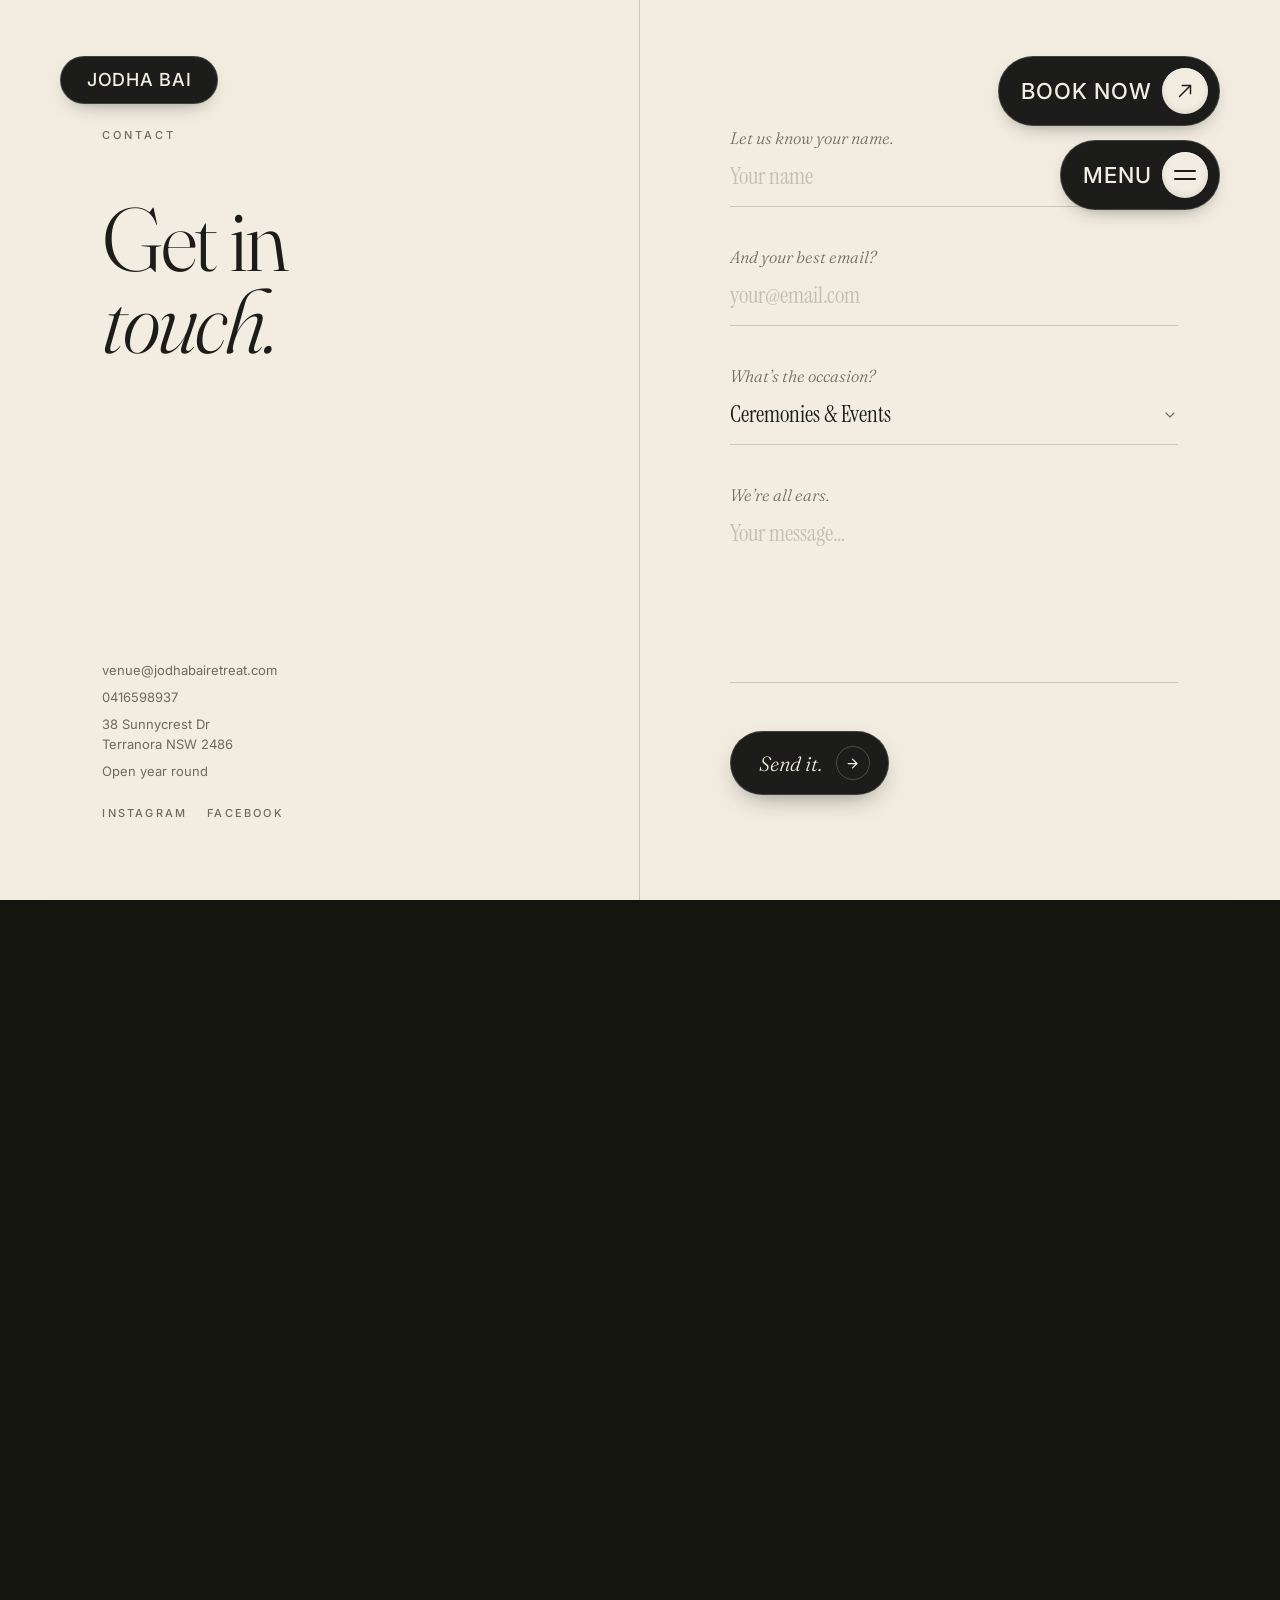
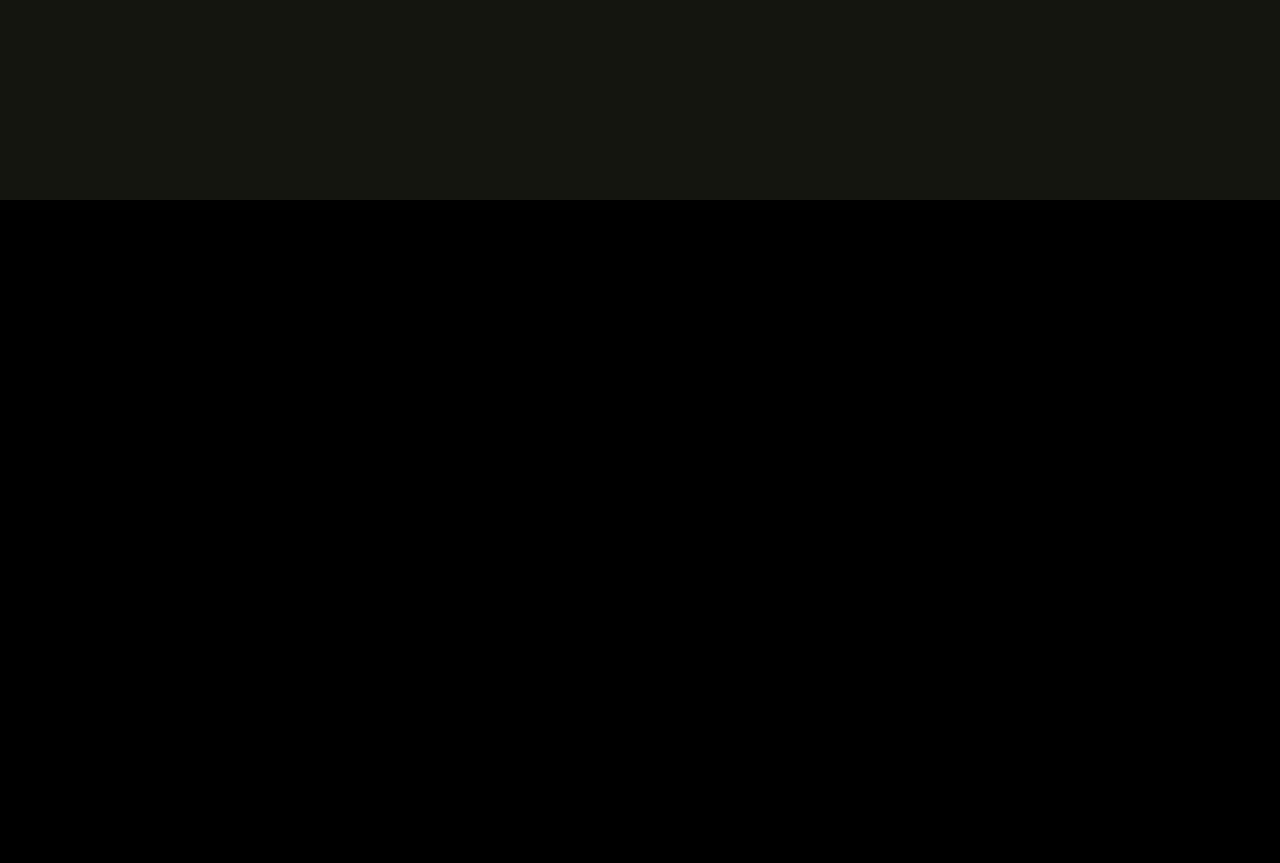
<file: pages/contact.html>
<!DOCTYPE html>
<html lang="en-AU">
<head>
  <meta charset="UTF-8" />
  <meta name="viewport" content="width=device-width, initial-scale=1.0" />
  <meta name="description" content="Enquire about ceremonies, photoshoots, proposal experiences and private events at Jodha Bai, Terranora NSW: venue@jodhabairetreat.com." />
  <meta name="theme-color" content="#f3ede1" />
  <link rel="canonical" href="https://jodhabairetreat.com/pages/contact.html" />
  <link rel="icon" type="image/svg+xml" href="../favicon.svg" />
  <meta property="og:type" content="website" />
  <meta property="og:site_name" content="Jodha Bai" />
  <meta property="og:title" content="Contact | Jodha Bai" />
  <meta property="og:description" content="Enquire about ceremonies, photoshoots, proposal experiences and private events at Jodha Bai, Terranora NSW: venue@jodhabairetreat.com." />
  <meta property="og:url" content="https://jodhabairetreat.com/pages/contact.html" />
  <meta property="og:image" content="https://jodhabairetreat.com/images/mainresidence/mainresidence1.webp" />
  <meta property="og:locale" content="en_AU" />
  <meta property="og:image:alt" content="The Jodha Bai palace residence in the Terranora hills" />
  <meta name="twitter:card" content="summary_large_image" />
  <meta name="twitter:title" content="Contact | Jodha Bai" />
  <meta name="twitter:description" content="Enquire about ceremonies, photoshoots, proposal experiences and private events at Jodha Bai, Terranora NSW: venue@jodhabairetreat.com." />
  <meta name="twitter:image" content="https://jodhabairetreat.com/images/mainresidence/mainresidence1.webp" />
  <script type="application/ld+json">
  {
    "@context": "https://schema.org",
    "@type": "WebPage",
    "name": "Contact | Jodha Bai",
    "description": "Enquire about ceremonies, photoshoots, proposal experiences and private events at Jodha Bai, Terranora NSW: venue@jodhabairetreat.com.",
    "url": "https://jodhabairetreat.com/pages/contact.html",
    "isPartOf": { "@type": "WebSite", "name": "Jodha Bai", "url": "https://jodhabairetreat.com/" },
    "breadcrumb": {
      "@type": "BreadcrumbList",
      "itemListElement": [
        { "@type": "ListItem", "position": 1, "name": "Home", "item": "https://jodhabairetreat.com/" },
        { "@type": "ListItem", "position": 2, "name": "Contact", "item": "https://jodhabairetreat.com/pages/contact.html" }
      ]
    }
  }
  </script>
  <title>Contact | Jodha Bai</title>
  <link rel="preconnect" href="https://fonts.googleapis.com" />
  <link rel="preconnect" href="https://fonts.gstatic.com" crossorigin />
  <link
    href="https://fonts.googleapis.com/css2?family=Fraunces:ital,opsz,wght@0,9..144,300;0,9..144,400;0,9..144,500;1,9..144,300;1,9..144,400&family=Inter:wght@300;400;500&family=Instrument+Serif:ital@0;1&display=swap"
    rel="stylesheet"
  />
  <link rel="stylesheet" href="../includes/header.css" />
  <link rel="stylesheet" href="../includes/base.css" />
  <link rel="stylesheet" href="contact.css" />
  <link rel="stylesheet" href="../includes/footer.css" />
</head>
<body>

  <!-- Persistent top-left home link -->
  <a href="../index.html" class="cta site-brand" aria-label="Jodha Bai home">
    <span class="cta__label">
      <span class="cta__text">Jodha Bai</span>
      <span class="cta__text" aria-hidden="true">Jodha Bai</span>
    </span>
  </a>

  <!-- Fixed action buttons -->
  <div class="hero__actions">
    <a href="contact.html" class="cta">
      <span class="cta__label">
        <span class="cta__text">Book now</span>
        <span class="cta__text" aria-hidden="true">Book now</span>
      </span>
      <span class="cta__icon cta__icon--arrow" aria-hidden="true">
        <svg viewBox="0 0 24 24" fill="none" stroke="currentColor" stroke-width="1.6" stroke-linecap="round" stroke-linejoin="round">
          <line x1="6" y1="18" x2="18" y2="6"/>
          <polyline points="9 6 18 6 18 15"/>
        </svg>
      </span>
    </a>
    <button type="button" class="cta menu-toggle" id="menuOpen" aria-controls="menuOverlay" aria-expanded="false">
      <span class="cta__label">
        <span class="cta__text">Menu</span>
        <span class="cta__text" aria-hidden="true">Menu</span>
      </span>
      <span class="cta__icon cta__icon--burger" aria-hidden="true">
        <span></span>
        <span></span>
      </span>
    </button>
  </div>

  <!-- Full-screen overlay menu -->
  <nav class="menu-overlay" id="menuOverlay" aria-hidden="true">
    <div class="menu-overlay__bar">
      <a href="../index.html" class="brand brand--light">
        <span class="brand-name">Jodha Bai</span>
      </a>
      <button type="button" class="btn btn-ghost btn-ghost--light menu-close" id="menuClose" aria-label="Close menu">
        <span class="dot dot--light"></span>
        <span>Close</span>
      </button>
    </div>
    <div class="menu-overlay__inner">
      <ol class="menu-list" role="list">
        <li><a href="../index.html" class="menu-link"><span class="menu-num">01</span><span class="menu-text">Home</span></a></li>
        <li><a href="events.html" class="menu-link"><span class="menu-num">02</span><span class="menu-text">Ceremonies &amp; Events</span></a></li>
        <li><a href="ourlovestory.html" class="menu-link"><span class="menu-num">03</span><span class="menu-text">Our Love Story</span></a></li>
        <li><a href="gallery.html" class="menu-link"><span class="menu-num">04</span><span class="menu-text">Gallery</span></a></li>
        <li><a href="contact.html" class="menu-link"><span class="menu-num">05</span><span class="menu-text">Contact</span></a></li>
      </ol>
      <div class="menu-foot">
        <div class="menu-foot__col">
          <span class="menu-foot__label">Find us</span>
          <p>Terranora, NSW, AU<br/>Open year round</p>
        </div>
        <div class="menu-foot__col">
          <span class="menu-foot__label">Follow</span>
          <p><a href="https://www.instagram.com/jodhabairetreat/?hl=en" target="_blank" rel="noopener noreferrer">Instagram</a><br/><a href="https://www.facebook.com/JodhaBaiRetreat/" target="_blank" rel="noopener noreferrer">Facebook</a></p>
        </div>
        <div class="menu-foot__col">
          <span class="menu-foot__label">Reach out</span>
          <p><a href="mailto:venue@jodhabairetreat.com">venue@jodhabairetreat.com</a><br/>0416 598 937</p>
        </div>
      </div>
    </div>
  </nav>

  <!-- Contact — split layout: context left, form right -->
  <section class="contact">

    <!-- Left: sticky context panel -->
    <div class="contact__left">
      <p class="contact__eyebrow">
        Contact
      </p>
      <h1 class="contact__title">Get in<br><em>touch.</em></h1>
      <div class="contact__details">
        <a href="mailto:venue@jodhabairetreat.com">venue@jodhabairetreat.com</a>
        <a href="tel:0416598937">0416598937</a>
        <span>38 Sunnycrest Dr<br>Terranora NSW 2486</span>
        <span>Open year round</span>
      </div>
      <div class="contact__social">
        <a href="https://www.instagram.com/jodhabairetreat/?hl=en" target="_blank" rel="noopener noreferrer">Instagram</a>
        <a href="https://www.facebook.com/JodhaBaiRetreat/" target="_blank" rel="noopener noreferrer">Facebook</a>
      </div>
    </div>

    <!-- Right: form -->
    <div class="contact__right">
      <form class="contact-form" id="contactForm" novalidate>

        <div class="cf-field" data-animate>
          <label for="cf-name">Let us know your name.</label>
          <input type="text" id="cf-name" name="name"
            placeholder="Your name"
            autocomplete="name" required maxlength="100" />
        </div>

        <div class="cf-field" data-animate>
          <label for="cf-email">And your best email?</label>
          <input type="email" id="cf-email" name="email"
            placeholder="your@email.com"
            autocomplete="email" required maxlength="200" />
        </div>

        <div class="cf-field cf-field--select" data-animate>
          <label>What&rsquo;s the occasion?</label>
          <div class="cf-select" id="cfTopicSelect">
            <button type="button" class="cf-select__trigger"
                    aria-haspopup="listbox" aria-expanded="false"
                    aria-controls="cfTopicList">
              <span class="cf-select__val">Ceremonies &amp; Events</span>
              <span class="cf-select__arrow" aria-hidden="true">
                <svg viewBox="0 0 24 24" fill="none" stroke="currentColor" stroke-width="1.6" stroke-linecap="round" stroke-linejoin="round">
                  <polyline points="6 9 12 15 18 9"/>
                </svg>
              </span>
            </button>
            <ul class="cf-select__list" id="cfTopicList" role="listbox" aria-hidden="true">
              <li class="cf-select__opt is-selected" role="option" data-value="ceremonies" aria-selected="true">
                <span class="cf-select__num">01</span>
                <span class="cf-select__opt-text">Ceremonies &amp; Events</span>
              </li>
              <li class="cf-select__opt" role="option" data-value="photoshoots" aria-selected="false">
                <span class="cf-select__num">02</span>
                <span class="cf-select__opt-text">Photoshoots &amp; Location Hire</span>
              </li>
              <li class="cf-select__opt" role="option" data-value="proposal" aria-selected="false">
                <span class="cf-select__num">03</span>
                <span class="cf-select__opt-text">Proposal Experience</span>
              </li>
              <li class="cf-select__opt" role="option" data-value="other" aria-selected="false">
                <span class="cf-select__num">04</span>
                <span class="cf-select__opt-text">Something else</span>
              </li>
            </ul>
            <!-- Hidden native select — carries the value for form submission -->
            <select name="topic" id="cf-topic" aria-hidden="true" tabindex="-1">
              <option value="ceremonies" selected>Ceremonies &amp; Events</option>
              <option value="photoshoots">Photoshoots &amp; Location Hire</option>
              <option value="proposal">Proposal Experience</option>
              <option value="other">Something else</option>
            </select>
          </div>
        </div>

        <div class="cf-field" data-animate>
          <label for="cf-message">We&rsquo;re all ears.</label>
          <textarea id="cf-message" name="message" rows="5"
            placeholder="Your message&hellip;"
            required maxlength="2000"></textarea>
        </div>

        <div class="cf-footer" data-animate>
          <button type="submit" class="cf-submit" id="cfSubmit">
            <span class="cf-submit__text">Send it.</span>
            <span class="cf-submit__arrow" aria-hidden="true">
              <svg viewBox="0 0 24 24" fill="none" stroke="currentColor" stroke-width="2" stroke-linecap="round" stroke-linejoin="round">
                <line x1="5" y1="12" x2="19" y2="12"/>
                <polyline points="12 5 19 12 12 19"/>
              </svg>
            </span>
          </button>
          <p class="cf-status" id="cfStatus" aria-live="polite"></p>
        </div>

      </form>
    </div>

  </section>

  <!-- Map — last cream section, border radius at bottom -->
  <section class="contact-map" data-footer-trigger>
    <div class="contact-map__embed">
      <iframe
        src="https://maps.google.com/maps?q=-28.2398,153.51447&z=16&output=embed"
        loading="lazy"
        referrerpolicy="no-referrer-when-downgrade"
        title="Jodha Bai location"
        allowfullscreen>
      </iframe>
    </div>
    <div class="contact-map__bar">
      <div>
        <p class="contact-map__name">Jodha Bai</p>
        <p class="contact-map__addr">38 Sunnycrest Dr, Terranora NSW 2486, Australia</p>
        <p class="contact-map__hrs">Open year round &middot; Check in from 3pm</p>
      </div>
      <a href="https://www.google.com/maps/dir/-28.1709174,153.5405829/Jodha+Bai+Retreat,+38+Sunnycrest+Dr,+Terranora+NSW+2486/@-28.205244,153.4893438,13z/data=!3m1!4b1!4m9!4m8!1m1!4e1!1m5!1m1!1s0x6b90fec1971d9f47:0x8af22a23da41363c!2m2!1d153.51447!2d-28.2398?entry=ttu&g_ep=EgoyMDI2MDQyOC4wIKXMDSoASAFQAw%3D%3D"
         target="_blank" rel="noopener noreferrer" class="cta">
        <span class="cta__label">
          <span class="cta__text">Get directions</span>
          <span class="cta__text" aria-hidden="true">Get directions</span>
        </span>
        <span class="cta__icon cta__icon--arrow" aria-hidden="true">
          <svg viewBox="0 0 24 24" fill="none" stroke="currentColor" stroke-width="1.6" stroke-linecap="round" stroke-linejoin="round">
            <line x1="6" y1="18" x2="18" y2="6"/>
            <polyline points="9 6 18 6 18 15"/>
          </svg>
        </span>
      </a>
    </div>
  </section>

  <!-- Thank you overlay -->
  <div class="ct-thanks" id="ctThanks" aria-hidden="true" role="dialog" aria-label="Message sent">
    <div class="ct-thanks__slide"></div>
    <div class="ct-thanks__body">
      <div class="ct-thanks__check" aria-hidden="true">
        <svg viewBox="0 0 24 24" fill="none" stroke="currentColor" stroke-width="1.5" stroke-linecap="round" stroke-linejoin="round">
          <polyline points="20 6 9 17 4 12"/>
        </svg>
      </div>
      <h2 class="ct-thanks__title">Thank <em>you.</em></h2>
      <p class="ct-thanks__msg">We&rsquo;ll be in touch shortly.</p>
      <p class="ct-thanks__countdown">Heading home in&nbsp;<span id="ctTimer">4</span></p>
      <a href="../index.html" class="ct-thanks__home">
        <span>Return home</span>
        <svg viewBox="0 0 24 24" fill="none" stroke="currentColor" stroke-width="1.8" stroke-linecap="round" stroke-linejoin="round" width="13" height="13" aria-hidden="true">
          <line x1="5" y1="12" x2="19" y2="12"/>
          <polyline points="12 5 19 12 12 19"/>
        </svg>
      </a>
    </div>
  </div>

  <!-- Footer -->
  <div class="footer-runway" aria-hidden="true"></div>

  <footer class="site-footer" id="siteFooter">
    <div class="site-footer__inner">
      <div class="site-footer__top">
        <span class="site-footer__locale">Terranora, AU</span>
        <span class="site-footer__year">&copy; 2026</span>
      </div>
      <div class="site-footer__cols">
        <div class="footer-col footer-col--lede">
          <span class="footer-col__title">The Retreat</span>
          <p class="footer-col__lede">An exclusive luxury estate in the Terranora highlands, reserved for ceremonies, boutique events, photo and film shoots, and private experiences.</p>
        </div>
        <div class="footer-col">
          <span class="footer-col__title">Discover</span>
          <ul class="footer-col__list" role="list">
            <li><a href="events.html">Ceremonies &amp; Events</a></li>
            <li><a href="ourlovestory.html">Our Love Story</a></li>
            <li><a href="gallery.html">Gallery</a></li>
            <li><a href="../index.html#residences">The Residences</a></li>
          </ul>
        </div>
        <div class="footer-col">
          <span class="footer-col__title">Reach out</span>
          <ul class="footer-col__list" role="list">
            <li><a href="mailto:venue@jodhabairetreat.com">venue@jodhabairetreat.com</a></li>
            <li><a href="tel:0416598937">0416 598 937</a></li>
            <li>Terranora, NSW, AU</li>
            <li><a href="contact.html">Contact us</a></li>
          </ul>
          <ul class="footer-social" role="list" aria-label="Social media">
            <li>
              <a href="https://www.instagram.com/jodhabairetreat/?hl=en" target="_blank" rel="noopener noreferrer" aria-label="Instagram" class="footer-social__link">
                <svg viewBox="0 0 24 24" fill="none" stroke="currentColor" stroke-width="1.4" stroke-linecap="round" stroke-linejoin="round" aria-hidden="true">
                  <rect x="3" y="3" width="18" height="18" rx="5" ry="5"/>
                  <circle cx="12" cy="12" r="4"/>
                  <circle cx="17.4" cy="6.6" r="0.6" fill="currentColor"/>
                </svg>
              </a>
            </li>
            <li>
              <a href="https://www.facebook.com/JodhaBaiRetreat/" target="_blank" rel="noopener noreferrer" aria-label="Facebook" class="footer-social__link">
                <svg viewBox="0 0 24 24" fill="none" stroke="currentColor" stroke-width="1.4" stroke-linecap="round" stroke-linejoin="round" aria-hidden="true">
                  <path d="M14 4h-2.5A3.5 3.5 0 0 0 8 7.5V11H5.5v3H8v7h3v-7h2.5l.5-3H11V8a1 1 0 0 1 1-1h2V4z"/>
                </svg>
              </a>
            </li>
          </ul>
        </div>
      </div>
      <div class="site-footer__legal">
        <button type="button" class="legal-trigger" data-legal="privacy">Privacy</button>
        <span aria-hidden="true">&middot;</span>
        <button type="button" class="legal-trigger" data-legal="terms">Terms</button>
        <span aria-hidden="true">&middot;</span>
        <button type="button" class="legal-trigger" data-legal="house-rules">House Rules</button>
      </div>
      <h2 class="site-footer__brand">Jodha&nbsp;Bai</h2>
    </div>

  <div class="legal-modal" id="legalModal" aria-hidden="true" role="dialog"
       aria-modal="true" aria-labelledby="legalModalHeading">
    <div class="legal-modal__backdrop" id="legalBackdrop"></div>
    <div class="legal-modal__panel">
      <div class="legal-modal__tabs" role="tablist" aria-label="Legal documents">
        <button class="legal-modal__tab" role="tab" aria-selected="true"
                data-tab="privacy" aria-controls="lp-privacy" id="lt-privacy">Privacy</button>
        <button class="legal-modal__tab" role="tab" aria-selected="false"
                data-tab="terms" aria-controls="lp-terms" id="lt-terms">Terms</button>
        <button class="legal-modal__tab" role="tab" aria-selected="false"
                data-tab="house-rules" aria-controls="lp-house-rules" id="lt-house-rules">House Rules</button>
        <span class="legal-modal__tab-ink" aria-hidden="true"></span>
      </div>
      <button class="legal-modal__close" id="legalModalClose" aria-label="Close">
        <svg viewBox="0 0 24 24" fill="none" stroke="currentColor" stroke-width="1.6"
             stroke-linecap="round" aria-hidden="true" width="20" height="20">
          <line x1="5" y1="5" x2="19" y2="19"/>
          <line x1="19" y1="5" x2="5" y2="19"/>
        </svg>
      </button>
      <div class="legal-modal__body">
        <div class="legal-modal__pane is-active" id="lp-privacy" role="tabpanel"
             aria-labelledby="lt-privacy">
          <h2 class="legal-modal__heading" id="legalModalHeading">Privacy Policy</h2>
          <p class="legal-modal__text">Jodha Bai collects personal information, including your name, email address and phone number, only when you voluntarily submit an enquiry or make a booking through our website or via third party booking platforms. We do not sell, trade or otherwise transfer your personal information to outside parties.</p>
          <p class="legal-modal__text">Information you provide is used solely to respond to your enquiry, process your booking and improve the guest experience. We may retain correspondence for up to 24 months to assist with future stays. All data is stored securely and access is restricted to retreat management only.</p>
          <p class="legal-modal__text">You have the right to request access to, correction of, or deletion of any personal information we hold about you. To exercise this right, please contact us at <a href="mailto:venue@jodhabairetreat.com">venue@jodhabairetreat.com</a>. This policy is governed by the Privacy Act 1988 (Cth) and the Australian Privacy Principles.</p>
        </div>
        <div class="legal-modal__pane" id="lp-terms" role="tabpanel"
             aria-labelledby="lt-terms" aria-hidden="true">
          <h2 class="legal-modal__heading">Terms &amp; Conditions</h2>
          <p class="legal-modal__text">All bookings at Jodha Bai are subject to availability and confirmed only upon receipt of full payment or deposit as specified at the time of booking. Rates are quoted in Australian dollars and include GST where applicable.</p>
          <p class="legal-modal__text"><strong>Cancellations</strong> made more than 14 days before arrival will receive a full refund less any third party booking fees. Cancellations within 14 days of arrival are non refundable. We strongly recommend travel insurance. In the event the retreat is unable to honour a confirmed booking due to circumstances beyond our control, guests will receive a full refund or the option to rebook.</p>
          <p class="legal-modal__text">Jodha Bai accepts no liability for loss, injury or damage to persons or property during your stay, except where required by law. These terms are governed by the laws of New South Wales, Australia. Any disputes shall be subject to the exclusive jurisdiction of the courts of NSW.</p>
        </div>
        <div class="legal-modal__pane" id="lp-house-rules" role="tabpanel"
             aria-labelledby="lt-house-rules" aria-hidden="true">
          <h2 class="legal-modal__heading">House Rules</h2>
          <p class="legal-modal__text">To ensure a comfortable stay for all guests, please observe the following.</p>
          <ul class="legal-modal__list">
            <li>No smoking inside any building on the property. Designated outdoor areas are provided.</li>
            <li>Please remove shoes before entering the suites. Slippers are provided for your comfort.</li>
            <li>Quiet hours are observed between <strong>10 pm and 8 am</strong>; please be mindful of neighbouring guests and the natural environment.</li>
            <li>The retreat accommodates the number of guests specified in your booking. Additional visitors require prior approval from management.</li>
            <li>Pets are not permitted on the property unless expressly agreed upon at the time of booking.</li>
            <li>Please treat the property, furnishings and grounds with care. Guests are responsible for any damage caused during their stay.</li>
            <li>Check in is from 3 pm; check out is by 11 am. Early or late arrangements may be available on request.</li>
          </ul>
          <p class="legal-modal__text">We want your stay to feel like home: unhurried, warm and entirely your own. Thank you for helping us keep it that way.</p>
        </div>
      </div>
    </div>
  </div>

  </footer>

  <script src="../includes/header.js"></script>
  <script src="contact.js"></script>
  <script src="../includes/footer.js"></script>
</body>
</html>
</file>
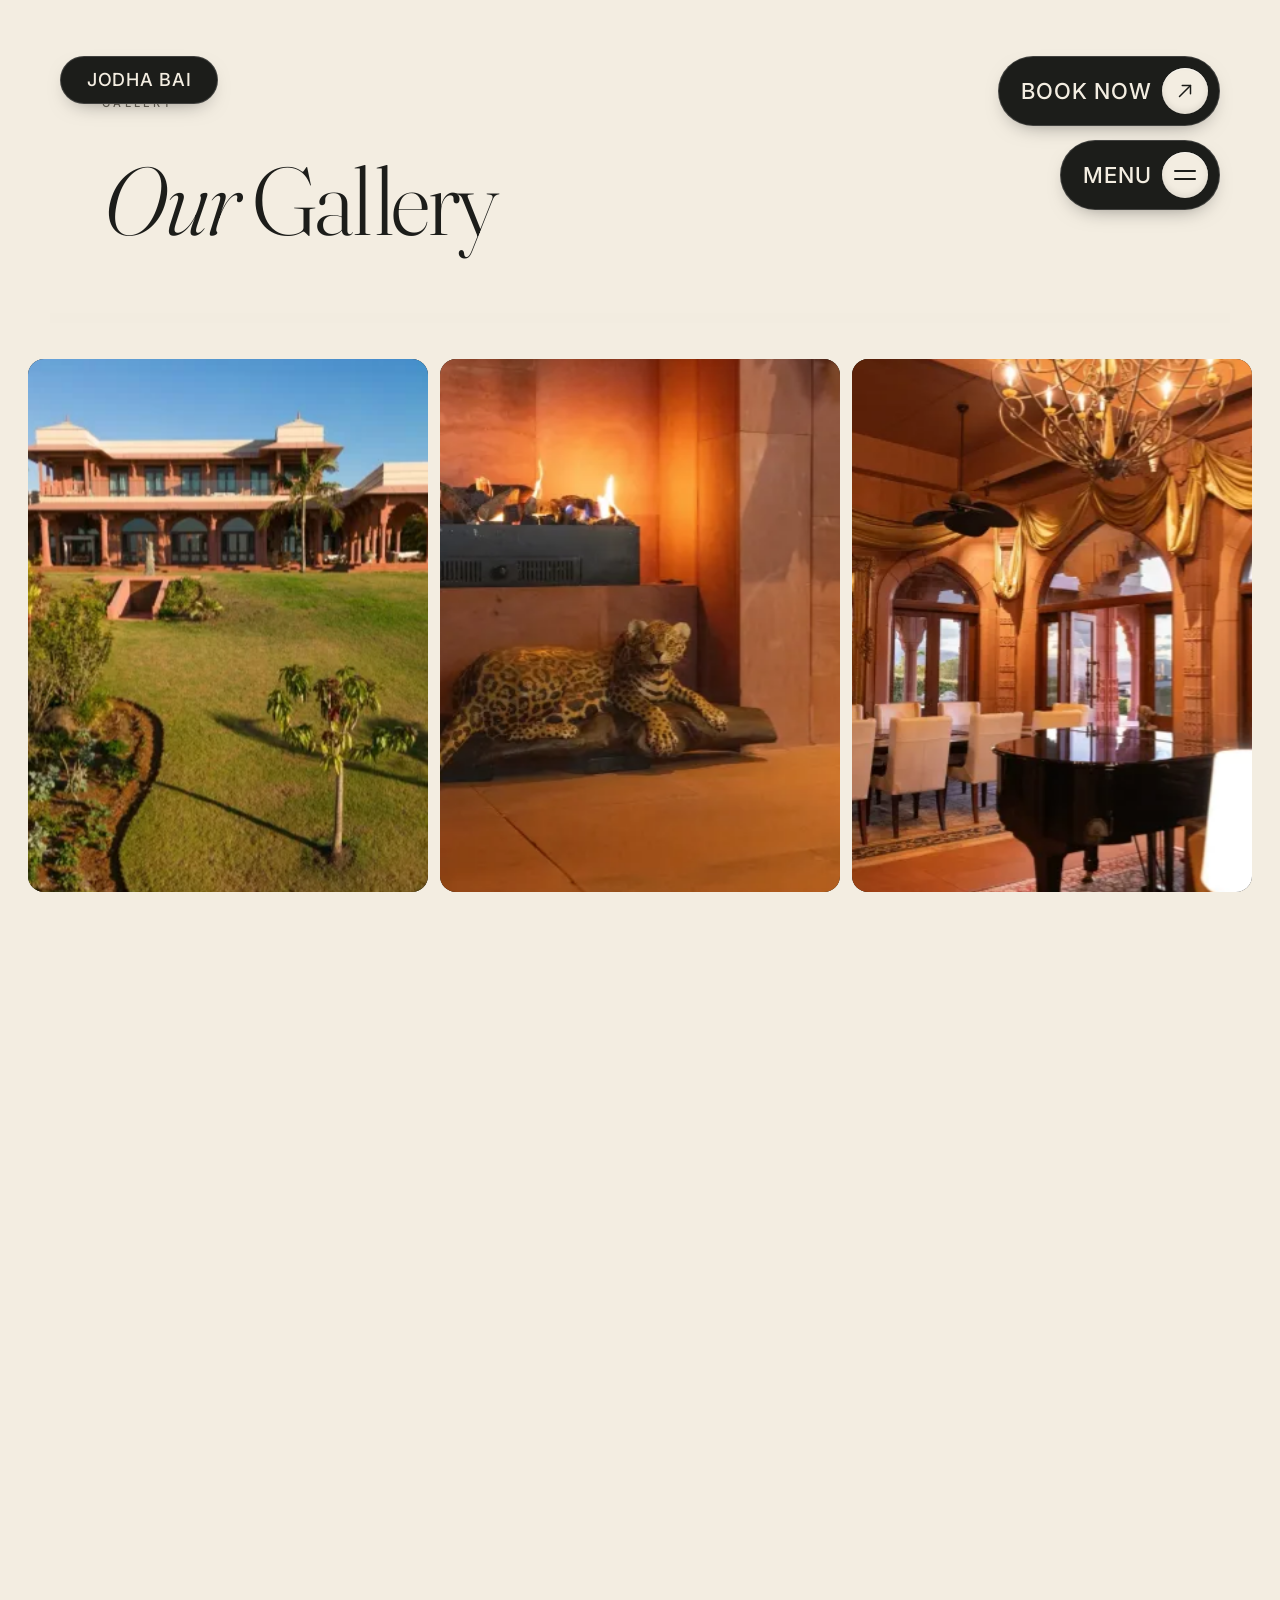
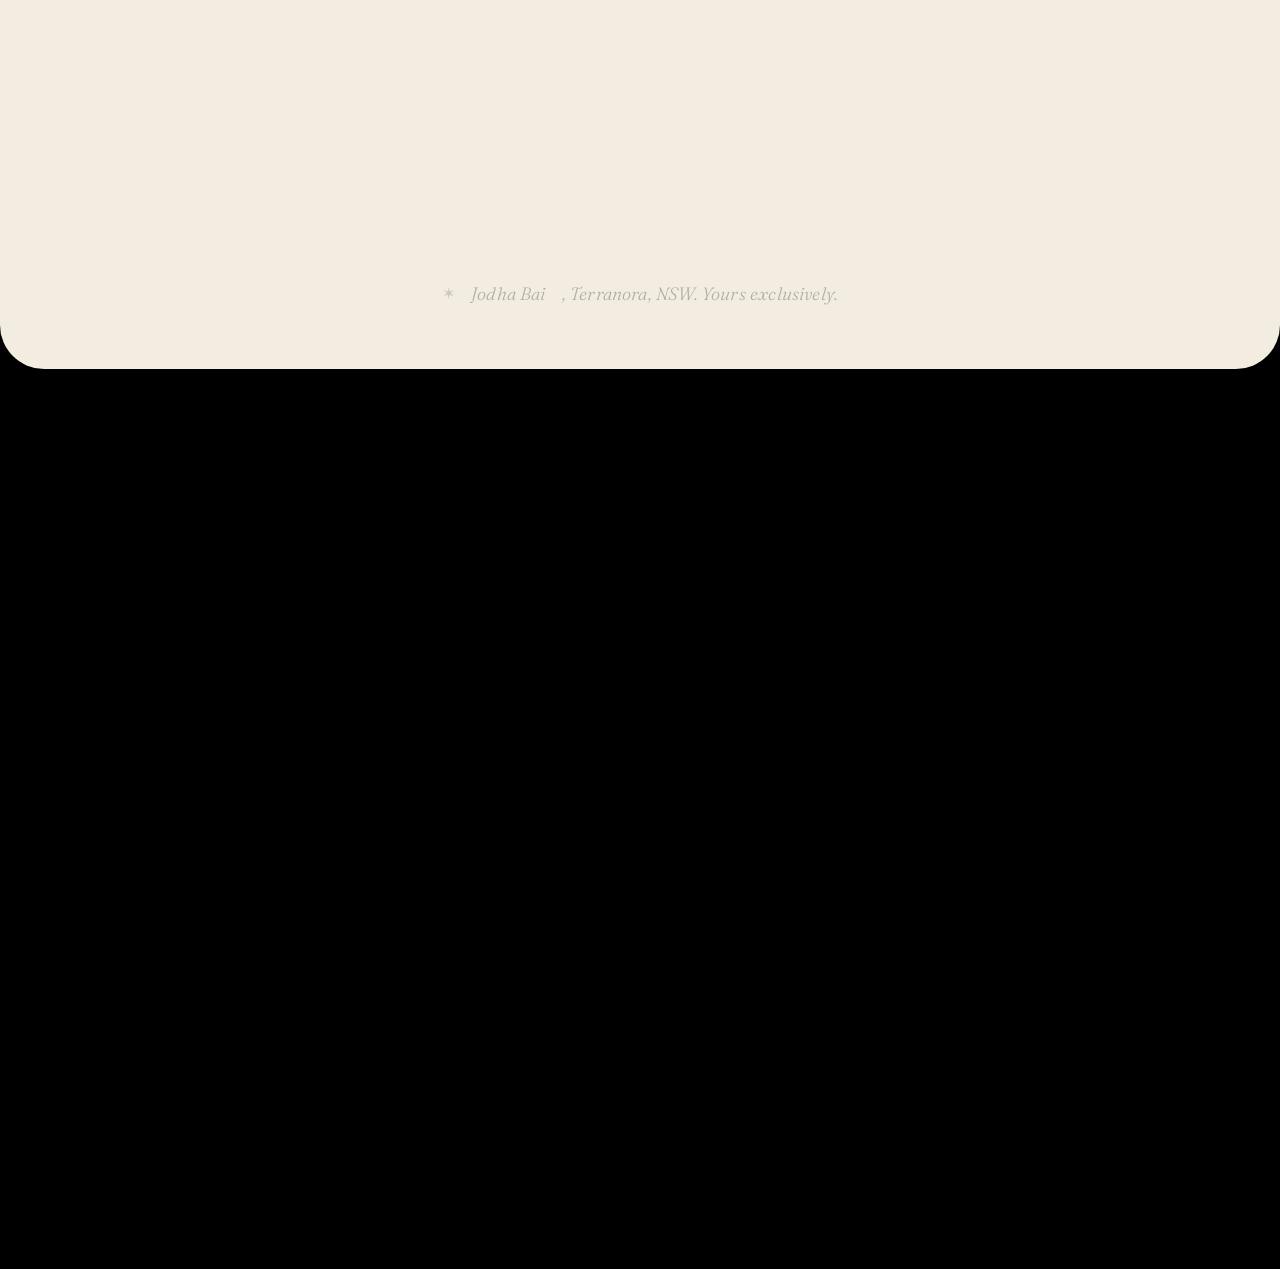
<file: pages/gallery.html>
<!DOCTYPE html>
<html lang="en-AU">
<head>
  <meta charset="UTF-8" />
  <meta name="viewport" content="width=device-width, initial-scale=1.0" />
  <meta name="description" content="A gallery of the Jodha Bai estate: palace architecture, hand carved suites, gardens and sweeping views across the Tweed Valley hinterland." />
  <meta name="theme-color" content="#f3ede1" />
  <link rel="canonical" href="https://jodhabairetreat.com/pages/gallery.html" />
  <link rel="icon" type="image/svg+xml" href="../favicon.svg" />
  <meta property="og:type" content="website" />
  <meta property="og:site_name" content="Jodha Bai" />
  <meta property="og:title" content="Gallery | Jodha Bai" />
  <meta property="og:description" content="A gallery of the Jodha Bai estate: palace architecture, hand carved suites, gardens and sweeping views across the Tweed Valley hinterland." />
  <meta property="og:url" content="https://jodhabairetreat.com/pages/gallery.html" />
  <meta property="og:image" content="https://jodhabairetreat.com/images/mainresidence/mainresidence1.webp" />
  <meta property="og:locale" content="en_AU" />
  <meta property="og:image:alt" content="The Jodha Bai palace residence in the Terranora hills" />
  <meta name="twitter:card" content="summary_large_image" />
  <meta name="twitter:title" content="Gallery | Jodha Bai" />
  <meta name="twitter:description" content="A gallery of the Jodha Bai estate: palace architecture, hand carved suites, gardens and sweeping views across the Tweed Valley hinterland." />
  <meta name="twitter:image" content="https://jodhabairetreat.com/images/mainresidence/mainresidence1.webp" />
  <script type="application/ld+json">
  {
    "@context": "https://schema.org",
    "@type": "WebPage",
    "name": "Gallery | Jodha Bai",
    "description": "A gallery of the Jodha Bai estate: palace architecture, hand carved suites, gardens and sweeping views across the Tweed Valley hinterland.",
    "url": "https://jodhabairetreat.com/pages/gallery.html",
    "isPartOf": { "@type": "WebSite", "name": "Jodha Bai", "url": "https://jodhabairetreat.com/" },
    "breadcrumb": {
      "@type": "BreadcrumbList",
      "itemListElement": [
        { "@type": "ListItem", "position": 1, "name": "Home", "item": "https://jodhabairetreat.com/" },
        { "@type": "ListItem", "position": 2, "name": "Gallery", "item": "https://jodhabairetreat.com/pages/gallery.html" }
      ]
    }
  }
  </script>
  <title>Gallery | Jodha Bai</title>
  <link rel="preconnect" href="https://fonts.googleapis.com" />
  <link rel="preconnect" href="https://fonts.gstatic.com" crossorigin />
  <link
    href="https://fonts.googleapis.com/css2?family=Fraunces:ital,opsz,wght@0,9..144,300;0,9..144,400;0,9..144,500;1,9..144,300;1,9..144,400&family=Inter:wght@300;400;500&family=Instrument+Serif:ital@0;1&display=swap"
    rel="stylesheet"
  />
  <link rel="stylesheet" href="../includes/header.css" />
  <link rel="stylesheet" href="../includes/base.css" />
  <link rel="stylesheet" href="page.css" />
  <link rel="stylesheet" href="gallery.css" />
  <link rel="stylesheet" href="../includes/footer.css" />
</head>
<body>

  <!-- Persistent top-left home link -->
  <a href="../index.html" class="cta site-brand" aria-label="Jodha Bai home">
    <span class="cta__label">
      <span class="cta__text">Jodha Bai</span>
      <span class="cta__text" aria-hidden="true">Jodha Bai</span>
    </span>
  </a>

  <!-- Fixed action buttons -->
  <div class="hero__actions">
    <a href="contact.html" class="cta">
      <span class="cta__label">
        <span class="cta__text">Book now</span>
        <span class="cta__text" aria-hidden="true">Book now</span>
      </span>
      <span class="cta__icon cta__icon--arrow" aria-hidden="true">
        <svg viewBox="0 0 24 24" fill="none" stroke="currentColor" stroke-width="1.6" stroke-linecap="round" stroke-linejoin="round">
          <line x1="6" y1="18" x2="18" y2="6"/>
          <polyline points="9 6 18 6 18 15"/>
        </svg>
      </span>
    </a>
    <button type="button" class="cta menu-toggle" id="menuOpen" aria-controls="menuOverlay" aria-expanded="false">
      <span class="cta__label">
        <span class="cta__text">Menu</span>
        <span class="cta__text" aria-hidden="true">Menu</span>
      </span>
      <span class="cta__icon cta__icon--burger" aria-hidden="true">
        <span></span>
        <span></span>
      </span>
    </button>
  </div>

  <!-- Full-screen overlay menu -->
  <nav class="menu-overlay" id="menuOverlay" aria-hidden="true">
    <div class="menu-overlay__bar">
      <a href="../index.html" class="brand brand--light">
        <span class="brand-name">Jodha Bai</span>
      </a>
      <button type="button" class="btn btn-ghost btn-ghost--light menu-close" id="menuClose" aria-label="Close menu">
        <span class="dot dot--light"></span>
        <span>Close</span>
      </button>
    </div>

    <div class="menu-overlay__inner">
      <ol class="menu-list" role="list">
        <li><a href="../index.html" class="menu-link"><span class="menu-num">01</span><span class="menu-text">Home</span></a></li>
        <li><a href="events.html" class="menu-link"><span class="menu-num">02</span><span class="menu-text">Ceremonies &amp; Events</span></a></li>
        <li><a href="ourlovestory.html" class="menu-link"><span class="menu-num">03</span><span class="menu-text">Our Love Story</span></a></li>
        <li><a href="gallery.html" class="menu-link"><span class="menu-num">04</span><span class="menu-text">Gallery</span></a></li>
        <li><a href="contact.html" class="menu-link"><span class="menu-num">05</span><span class="menu-text">Contact</span></a></li>
      </ol>

      <div class="menu-foot">
        <div class="menu-foot__col">
          <span class="menu-foot__label">Find us</span>
          <p>Terranora, NSW, AU<br/>Open year round</p>
        </div>
        <div class="menu-foot__col">
          <span class="menu-foot__label">Follow</span>
          <p><a href="https://www.instagram.com/jodhabairetreat/?hl=en" target="_blank" rel="noopener noreferrer">Instagram</a><br/><a href="https://www.facebook.com/JodhaBaiRetreat/" target="_blank" rel="noopener noreferrer">Facebook</a></p>
        </div>
        <div class="menu-foot__col">
          <span class="menu-foot__label">Reach out</span>
          <p><a href="mailto:venue@jodhabairetreat.com">venue@jodhabairetreat.com</a><br/>0416 598 937</p>
        </div>
      </div>
    </div>
  </nav>

  <!-- Page intro — cream header, minimal -->
  <section class="page-hero gal-intro">
    <div class="page-hero__inner">
      <header class="page-hero__meta">
        <span class="page-hero__tag">Gallery</span>
      </header>
      <h1 class="page-hero__title"><em>Our</em> Gallery</h1>
    </div>
  </section>

  <!-- Gallery — 3-column grid of vertical rectangles. Cells fade in
       left-to-right, top-to-bottom as the user scrolls. -->
  <section class="snake-gallery" data-footer-trigger>
    <div class="snake-gallery__inner">
      <figure class="snake-cell">
        <img src="../images/mainresidence/mainresidence1.webp" srcset="../images/mainresidence/mainresidence1-640w.webp 640w, ../images/mainresidence/mainresidence1-1200w.webp 1200w, ../images/mainresidence/mainresidence1.webp 2000w" sizes="(max-width: 720px) 50vw, 33vw" alt="The Main Residence, the sandstone facade viewed across the lawn with flowering hedges and palms" loading="lazy" decoding="async" />
      </figure>
      <figure class="snake-cell">
        <img src="../images/mainresidence/mainresidence10.webp" srcset="../images/mainresidence/mainresidence10-640w.webp 640w, ../images/mainresidence/mainresidence10-1200w.webp 1200w, ../images/mainresidence/mainresidence10.webp 2000w" sizes="(max-width: 720px) 50vw, 33vw" alt="The Main Residence, a carved sandstone fireplace with a bronze leopard ornament" loading="lazy" decoding="async" />
      </figure>
      <figure class="snake-cell">
        <img src="../images/mainresidence/mainresidence11.webp" srcset="../images/mainresidence/mainresidence11-640w.webp 640w, ../images/mainresidence/mainresidence11-1200w.webp 1200w, ../images/mainresidence/mainresidence11.webp 2000w" sizes="(max-width: 720px) 50vw, 33vw" alt="The Main Residence, the grand piano and dining table beneath a gilt mirror and gold drapes" loading="lazy" decoding="async" />
      </figure>
      <figure class="snake-cell">
        <img src="../images/mainresidence/mainresidence12.webp" srcset="../images/mainresidence/mainresidence12-640w.webp 640w, ../images/mainresidence/mainresidence12-1200w.webp 1200w, ../images/mainresidence/mainresidence12.webp 2000w" sizes="(max-width: 720px) 50vw, 33vw" alt="The Main Residence, the veranda at sunset with archways framing the lake and Gold Coast skyline" loading="lazy" decoding="async" />
      </figure>
      <figure class="snake-cell">
        <img src="../images/mainresidence/mainresidence13.webp" srcset="../images/mainresidence/mainresidence13-640w.webp 640w, ../images/mainresidence/mainresidence13-1200w.webp 1200w, ../images/mainresidence/mainresidence13.webp 2000w" sizes="(max-width: 720px) 50vw, 33vw" alt="The Main Residence, the exterior at golden hour with palm trees beside the entrance steps" loading="lazy" decoding="async" />
      </figure>
      <figure class="snake-cell">
        <img src="../images/mainresidence/mainresidence14.webp" srcset="../images/mainresidence/mainresidence14-640w.webp 640w, ../images/mainresidence/mainresidence14-1200w.webp 1200w, ../images/mainresidence/mainresidence14.webp 2000w" sizes="(max-width: 720px) 50vw, 33vw" alt="The Main Residence, the veranda at sunset with scalloped archways overlooking the coastline" loading="lazy" decoding="async" />
      </figure>
      <figure class="snake-cell">
        <img src="../images/mainresidence/mainresidence15.webp" srcset="../images/mainresidence/mainresidence15-640w.webp 640w, ../images/mainresidence/mainresidence15-1200w.webp 1200w, ../images/mainresidence/mainresidence15.webp 2000w" sizes="(max-width: 720px) 50vw, 33vw" alt="The Main Residence, the veranda in silhouette at sunset against an orange sky" loading="lazy" decoding="async" />
      </figure>
      <figure class="snake-cell">
        <img src="../images/mainresidence/mainresidence16.webp" srcset="../images/mainresidence/mainresidence16-640w.webp 640w, ../images/mainresidence/mainresidence16-1200w.webp 1200w, ../images/mainresidence/mainresidence16.webp 2000w" sizes="(max-width: 720px) 50vw, 33vw" alt="The Main Residence, a hand carved sandstone column capital and eaves against a blue sky" loading="lazy" decoding="async" />
      </figure>
      <figure class="snake-cell">
        <img src="../images/mainresidence/mainresidence17.webp" srcset="../images/mainresidence/mainresidence17-640w.webp 640w, ../images/mainresidence/mainresidence17-1200w.webp 1200w, ../images/mainresidence/mainresidence17.webp 2000w" sizes="(max-width: 720px) 50vw, 33vw" alt="The Main Residence, guests gathered by the piano beneath gold draped archways" loading="lazy" decoding="async" />
      </figure>
      <figure class="snake-cell">
        <img src="../images/mainresidence/mainresidence18.webp" srcset="../images/mainresidence/mainresidence18-640w.webp 640w, ../images/mainresidence/mainresidence18-1200w.webp 1200w, ../images/mainresidence/mainresidence18.webp 1334w" sizes="(max-width: 720px) 50vw, 33vw" alt="The Main Residence, a bedroom with a hand carved sandstone bed frame, fireplace and bronze elephant statue" loading="lazy" decoding="async" />
      </figure>
      <figure class="snake-cell">
        <img src="../images/mainresidence/mainresidence19.webp" srcset="../images/mainresidence/mainresidence19-640w.webp 640w, ../images/mainresidence/mainresidence19-1200w.webp 1200w, ../images/mainresidence/mainresidence19.webp 1334w" sizes="(max-width: 720px) 50vw, 33vw" alt="The Main Residence, sunlight streaming through the veranda's scalloped sandstone archways" loading="lazy" decoding="async" />
      </figure>
      <figure class="snake-cell">
        <img src="../images/mainresidence/mainresidence2.webp" srcset="../images/mainresidence/mainresidence2-640w.webp 640w, ../images/mainresidence/mainresidence2-1200w.webp 1200w, ../images/mainresidence/mainresidence2.webp 2000w" sizes="(max-width: 720px) 50vw, 33vw" alt="The Main Residence, the covered veranda lit at dusk with carved sandstone arches and wicker lounge seating" loading="lazy" decoding="async" />
      </figure>
      <figure class="snake-cell">
        <img src="../images/mainresidence/mainresidence20.webp" srcset="../images/mainresidence/mainresidence20-640w.webp 640w, ../images/mainresidence/mainresidence20-1200w.webp 1200w, ../images/mainresidence/mainresidence20.webp 2000w" sizes="(max-width: 720px) 50vw, 33vw" alt="The Main Residence, leather sofas and the grand piano opening onto the garden archway" loading="lazy" decoding="async" />
      </figure>
      <figure class="snake-cell">
        <img src="../images/mainresidence/mainresidence21.webp" srcset="../images/mainresidence/mainresidence21-640w.webp 640w, ../images/mainresidence/mainresidence21-1200w.webp 1200w, ../images/mainresidence/mainresidence21.webp 2000w" sizes="(max-width: 720px) 50vw, 33vw" alt="The Main Residence, a table being set for dinner on the veranda at sunset" loading="lazy" decoding="async" />
      </figure>
      <figure class="snake-cell">
        <img src="../images/mainresidence/mainresidence22.webp" srcset="../images/mainresidence/mainresidence22-640w.webp 640w, ../images/mainresidence/mainresidence22-1200w.webp 1200w, ../images/mainresidence/mainresidence22.webp 2000w" sizes="(max-width: 720px) 50vw, 33vw" alt="The Main Residence, the dining table flanked by carved alcoves with bronze figures" loading="lazy" decoding="async" />
      </figure>
      <figure class="snake-cell">
        <img src="../images/mainresidence/mainresidence23.webp" srcset="../images/mainresidence/mainresidence23-640w.webp 640w, ../images/mainresidence/mainresidence23-1200w.webp 1200w, ../images/mainresidence/mainresidence23.webp 2000w" sizes="(max-width: 720px) 50vw, 33vw" alt="The Main Residence, the grand piano beneath a wrought iron chandelier" loading="lazy" decoding="async" />
      </figure>
      <figure class="snake-cell">
        <img src="../images/mainresidence/mainresidence24.webp" srcset="../images/mainresidence/mainresidence24-640w.webp 640w, ../images/mainresidence/mainresidence24-1200w.webp 1200w, ../images/mainresidence/mainresidence24.webp 2000w" sizes="(max-width: 720px) 50vw, 33vw" alt="The Main Residence, a woman in yellow reclining on the veranda balustrade overlooking the lawn" loading="lazy" decoding="async" />
      </figure>
      <figure class="snake-cell">
        <img src="../images/mainresidence/mainresidence25.webp" srcset="../images/mainresidence/mainresidence25-640w.webp 640w, ../images/mainresidence/mainresidence25-1200w.webp 1200w, ../images/mainresidence/mainresidence25.webp 1898w" sizes="(max-width: 720px) 50vw, 33vw" alt="The Main Residence, wicker sofas beneath the veranda archways overlooking the lake at sunset" loading="lazy" decoding="async" />
      </figure>
      <figure class="snake-cell">
        <img src="../images/mainresidence/mainresidence26.webp" srcset="../images/mainresidence/mainresidence26-640w.webp 640w, ../images/mainresidence/mainresidence26-1200w.webp 1200w, ../images/mainresidence/mainresidence26.webp 1790w" sizes="(max-width: 720px) 50vw, 33vw" alt="The Main Residence, the exterior at golden hour viewed from the lower lawn" loading="lazy" decoding="async" />
      </figure>
      <figure class="snake-cell">
        <img src="../images/mainresidence/mainresidence27.webp" srcset="../images/mainresidence/mainresidence27-640w.webp 640w, ../images/mainresidence/mainresidence27-1200w.webp 1200w, ../images/mainresidence/mainresidence27.webp 2000w" sizes="(max-width: 720px) 50vw, 33vw" alt="The Main Residence, the veranda beneath a pink sunset sky" loading="lazy" decoding="async" />
      </figure>
      <figure class="snake-cell">
        <img src="../images/mainresidence/mainresidence28.webp" srcset="../images/mainresidence/mainresidence28-640w.webp 640w, ../images/mainresidence/mainresidence28-1200w.webp 1200w, ../images/mainresidence/mainresidence28.webp 2000w" sizes="(max-width: 720px) 50vw, 33vw" alt="The Main Residence, the upper balcony with carved timber balustrade overlooking the hinterland" loading="lazy" decoding="async" />
      </figure>
      <figure class="snake-cell">
        <img src="../images/mainresidence/mainresidence3.webp" srcset="../images/mainresidence/mainresidence3-640w.webp 640w, ../images/mainresidence/mainresidence3-1200w.webp 1200w, ../images/mainresidence/mainresidence3.webp 2000w" sizes="(max-width: 720px) 50vw, 33vw" alt="The Main Residence, sheer drapes strung between the veranda's carved archways at night" loading="lazy" decoding="async" />
      </figure>
      <figure class="snake-cell">
        <img src="../images/mainresidence/mainresidence4.webp" srcset="../images/mainresidence/mainresidence4-640w.webp 640w, ../images/mainresidence/mainresidence4-1200w.webp 1200w, ../images/mainresidence/mainresidence4.webp 2000w" sizes="(max-width: 720px) 50vw, 33vw" alt="The Main Residence, the carved sandstone colonnade and glass balustraded balcony above" loading="lazy" decoding="async" />
      </figure>
      <figure class="snake-cell">
        <img src="../images/mainresidence/mainresidence5.webp" srcset="../images/mainresidence/mainresidence5-640w.webp 640w, ../images/mainresidence/mainresidence5-1200w.webp 1200w, ../images/mainresidence/mainresidence5.webp 2000w" sizes="(max-width: 720px) 50vw, 33vw" alt="The Main Residence, a woman in white on the veranda looking out over the valley towards the coast" loading="lazy" decoding="async" />
      </figure>
      <figure class="snake-cell">
        <img src="../images/mainresidence/mainresidence6.webp" srcset="../images/mainresidence/mainresidence6-640w.webp 640w, ../images/mainresidence/mainresidence6-1200w.webp 1200w, ../images/mainresidence/mainresidence6.webp 2000w" sizes="(max-width: 720px) 50vw, 33vw" alt="The Main Residence, a woman in white beside a hand carved sandstone pillar on the veranda" loading="lazy" decoding="async" />
      </figure>
      <figure class="snake-cell">
        <img src="../images/mainresidence/mainresidence7.webp" srcset="../images/mainresidence/mainresidence7-640w.webp 640w, ../images/mainresidence/mainresidence7-1200w.webp 1200w, ../images/mainresidence/mainresidence7.webp 2000w" sizes="(max-width: 720px) 50vw, 33vw" alt="The Main Residence, a hand carved sandstone pillar with diamond and floral relief patterns" loading="lazy" decoding="async" />
      </figure>
      <figure class="snake-cell">
        <img src="../images/mainresidence/mainresidence8.webp" srcset="../images/mainresidence/mainresidence8-640w.webp 640w, ../images/mainresidence/mainresidence8-1200w.webp 1200w, ../images/mainresidence/mainresidence8.webp 2000w" sizes="(max-width: 720px) 50vw, 33vw" alt="The Main Residence, a stone sculpture on the lawn overlooking the valley" loading="lazy" decoding="async" />
      </figure>
      <figure class="snake-cell">
        <img src="../images/mainresidence/mainresidence9.webp" srcset="../images/mainresidence/mainresidence9-640w.webp 640w, ../images/mainresidence/mainresidence9-1200w.webp 1200w, ../images/mainresidence/mainresidence9.webp 2000w" sizes="(max-width: 720px) 50vw, 33vw" alt="The Main Residence, a carved sandstone fireplace with a bronze dancing deity statue in a lit alcove" loading="lazy" decoding="async" />
      </figure>
      <figure class="snake-cell">
        <img src="../images/lotus/img-2315.webp" srcset="../images/lotus/img-2315-640w.webp 640w, ../images/lotus/img-2315-1200w.webp 1200w, ../images/lotus/img-2315.webp 2000w" sizes="(max-width: 720px) 50vw, 33vw" alt="The Lotus House, the antique carved entrance door beneath the Lotus Suite sign" loading="lazy" decoding="async" />
      </figure>
      <figure class="snake-cell">
        <img src="../images/lotus/img-2318.webp" srcset="../images/lotus/img-2318-640w.webp 640w, ../images/lotus/img-2318-1200w.webp 1200w, ../images/lotus/img-2318.webp 2000w" sizes="(max-width: 720px) 50vw, 33vw" alt="The Lotus House, brass handles on the antique carved entrance door" loading="lazy" decoding="async" />
      </figure>
      <figure class="snake-cell">
        <img src="../images/lotus/img-2323.webp" srcset="../images/lotus/img-2323-640w.webp 640w, ../images/lotus/img-2323-1200w.webp 1200w, ../images/lotus/img-2323.webp 1334w" sizes="(max-width: 720px) 50vw, 33vw" alt="The Lotus House, the antique carved doorway opening into the lounge" loading="lazy" decoding="async" />
      </figure>
      <figure class="snake-cell">
        <img src="../images/lotus/img-2333.webp" srcset="../images/lotus/img-2333-640w.webp 640w, ../images/lotus/img-2333-1200w.webp 1200w, ../images/lotus/img-2333.webp 2000w" sizes="(max-width: 720px) 50vw, 33vw" alt="The Lotus House, a sandstone fireplace with carved elephant head corbels" loading="lazy" decoding="async" />
      </figure>
      <figure class="snake-cell">
        <img src="../images/lotus/img-2342.webp" srcset="../images/lotus/img-2342-640w.webp 640w, ../images/lotus/img-2342-1200w.webp 1200w, ../images/lotus/img-2342.webp 2000w" sizes="(max-width: 720px) 50vw, 33vw" alt="The Lotus House, the bedroom with sheer curtains and a Moroccan door artwork above the bed" loading="lazy" decoding="async" />
      </figure>
      <figure class="snake-cell">
        <img src="../images/lotus/img-2343.webp" srcset="../images/lotus/img-2343-640w.webp 640w, ../images/lotus/img-2343-1200w.webp 1200w, ../images/lotus/img-2343.webp 2000w" sizes="(max-width: 720px) 50vw, 33vw" alt="The Lotus House, twin stone basins and a freestanding bath in the black marble bathroom" loading="lazy" decoding="async" />
      </figure>
      <figure class="snake-cell">
        <img src="../images/lotus/lotus-suite-bar-lounge-dining-bedroom.webp" srcset="../images/lotus/lotus-suite-bar-lounge-dining-bedroom-640w.webp 640w, ../images/lotus/lotus-suite-bar-lounge-dining-bedroom-1200w.webp 1200w, ../images/lotus/lotus-suite-bar-lounge-dining-bedroom.webp 2000w" sizes="(max-width: 720px) 50vw, 33vw" alt="The Lotus House bar, lounge, dining and bedroom" loading="lazy" decoding="async" />
      </figure>
      <figure class="snake-cell">
        <img src="../images/lotus/lotus-suite-lounge-bedroom.webp" srcset="../images/lotus/lotus-suite-lounge-bedroom-640w.webp 640w, ../images/lotus/lotus-suite-lounge-bedroom-1200w.webp 1200w, ../images/lotus/lotus-suite-lounge-bedroom.webp 2000w" sizes="(max-width: 720px) 50vw, 33vw" alt="The Lotus House lounge bedroom" loading="lazy" decoding="async" />
      </figure>
      <figure class="snake-cell">
        <img src="../images/lotus/lotus-suite-main-image-lounge-bed.webp" srcset="../images/lotus/lotus-suite-main-image-lounge-bed-640w.webp 640w, ../images/lotus/lotus-suite-main-image-lounge-bed-1200w.webp 1200w, ../images/lotus/lotus-suite-main-image-lounge-bed.webp 2000w" sizes="(max-width: 720px) 50vw, 33vw" alt="The Lotus House lounge and bedroom" loading="lazy" decoding="async" />
      </figure>
      <figure class="snake-cell">
        <img src="../images/jodhabaisuite/255a9761.webp" srcset="../images/jodhabaisuite/255a9761-640w.webp 640w, ../images/jodhabaisuite/255a9761-1200w.webp 1200w, ../images/jodhabaisuite/255a9761.webp 2000w" sizes="(max-width: 720px) 50vw, 33vw" alt="The Jodha Bai Suite, twin stone basins and a freestanding bath beneath a chandelier" loading="lazy" decoding="async" />
      </figure>
      <figure class="snake-cell">
        <img src="../images/jodhabaisuite/img-1511.webp" srcset="../images/jodhabaisuite/img-1511-640w.webp 640w, ../images/jodhabaisuite/img-1511-1200w.webp 1200w, ../images/jodhabaisuite/img-1511.webp 2000w" sizes="(max-width: 720px) 50vw, 33vw" alt="The Jodha Bai Suite, the outdoor spa surrounded by palms and a carved stone statue" loading="lazy" decoding="async" />
      </figure>
      <figure class="snake-cell">
        <img src="../images/jodhabaisuite/img-1513.webp" srcset="../images/jodhabaisuite/img-1513-640w.webp 640w, ../images/jodhabaisuite/img-1513-1200w.webp 1200w, ../images/jodhabaisuite/img-1513.webp 2000w" sizes="(max-width: 720px) 50vw, 33vw" alt="The Jodha Bai Suite, a carved stone bust among ferns and palms in the garden" loading="lazy" decoding="async" />
      </figure>
      <figure class="snake-cell">
        <img src="../images/jodhabaisuite/img-1555.webp" srcset="../images/jodhabaisuite/img-1555-640w.webp 640w, ../images/jodhabaisuite/img-1555-1200w.webp 1200w, ../images/jodhabaisuite/img-1555.webp 2000w" sizes="(max-width: 720px) 50vw, 33vw" alt="The Jodha Bai Suite, a carved wood screen headboard beneath a silver pendant lantern" loading="lazy" decoding="async" />
      </figure>
      <figure class="snake-cell">
        <img src="../images/jodhabaisuite/img-1704.webp" srcset="../images/jodhabaisuite/img-1704-640w.webp 640w, ../images/jodhabaisuite/img-1704-1200w.webp 1200w, ../images/jodhabaisuite/img-1704.webp 2000w" sizes="(max-width: 720px) 50vw, 33vw" alt="The Jodha Bai Suite, leather armchairs and the dining table beneath arched glass doors" loading="lazy" decoding="async" />
      </figure>
      <figure class="snake-cell">
        <img src="../images/jodhabaisuite/img-1706.webp" srcset="../images/jodhabaisuite/img-1706-640w.webp 640w, ../images/jodhabaisuite/img-1706-1200w.webp 1200w, ../images/jodhabaisuite/img-1706.webp 2000w" sizes="(max-width: 720px) 50vw, 33vw" alt="The Jodha Bai Suite, the dining table and leather chesterfield beneath twin arched doors" loading="lazy" decoding="async" />
      </figure>
      <figure class="snake-cell">
        <img src="../images/jodhabaisuite/img-1721.webp" srcset="../images/jodhabaisuite/img-1721-640w.webp 640w, ../images/jodhabaisuite/img-1721-1200w.webp 1200w, ../images/jodhabaisuite/img-1721.webp 2000w" sizes="(max-width: 720px) 50vw, 33vw" alt="The Jodha Bai Suite, leather barstools at the kitchen counter beside a carved stone frieze" loading="lazy" decoding="async" />
      </figure>
      <figure class="snake-cell">
        <img src="../images/jodhabaisuite/jodha-bai-suite.webp" srcset="../images/jodhabaisuite/jodha-bai-suite-640w.webp 640w, ../images/jodhabaisuite/jodha-bai-suite-1200w.webp 1200w, ../images/jodhabaisuite/jodha-bai-suite.webp 2000w" sizes="(max-width: 720px) 50vw, 33vw" alt="The Jodha Bai Suite, hand carved archways" loading="lazy" decoding="async" />
      </figure>
      <figure class="snake-cell">
        <img src="../images/jodhabaisuite/jodha-bai-suite-bedroom.webp" srcset="../images/jodhabaisuite/jodha-bai-suite-bedroom-640w.webp 640w, ../images/jodhabaisuite/jodha-bai-suite-bedroom-1200w.webp 1200w, ../images/jodhabaisuite/jodha-bai-suite-bedroom.webp 2000w" sizes="(max-width: 720px) 50vw, 33vw" alt="The Jodha Bai Suite bedroom" loading="lazy" decoding="async" />
      </figure>
      <figure class="snake-cell">
        <img src="../images/jodhabaisuite/jodha-bai-suite-lounge-dining-room.webp" srcset="../images/jodhabaisuite/jodha-bai-suite-lounge-dining-room-640w.webp 640w, ../images/jodhabaisuite/jodha-bai-suite-lounge-dining-room-1200w.webp 1200w, ../images/jodhabaisuite/jodha-bai-suite-lounge-dining-room.webp 2000w" sizes="(max-width: 720px) 50vw, 33vw" alt="The Jodha Bai Suite lounge and dining room" loading="lazy" decoding="async" />
      </figure>
      <figure class="snake-cell">
        <img src="../images/jasmin/jasmin-suite-bedroom.webp" srcset="../images/jasmin/jasmin-suite-bedroom-640w.webp 640w, ../images/jasmin/jasmin-suite-bedroom-1200w.webp 1200w, ../images/jasmin/jasmin-suite-bedroom.webp 2000w" sizes="(max-width: 720px) 50vw, 33vw" alt="The Jasmin Suite bedroom" loading="lazy" decoding="async" />
      </figure>
      <figure class="snake-cell">
        <img src="../images/jasmin/jasmin-suite-coolangata-views.webp" srcset="../images/jasmin/jasmin-suite-coolangata-views-640w.webp 640w, ../images/jasmin/jasmin-suite-coolangata-views-1200w.webp 1200w, ../images/jasmin/jasmin-suite-coolangata-views.webp 2000w" sizes="(max-width: 720px) 50vw, 33vw" alt="The Jasmin Suite, views toward Coolangatta" loading="lazy" decoding="async" />
      </figure>
      <figure class="snake-cell">
        <img src="../images/jasmin/jasmin-suite-lake-surfers-views.webp" srcset="../images/jasmin/jasmin-suite-lake-surfers-views-640w.webp 640w, ../images/jasmin/jasmin-suite-lake-surfers-views-1200w.webp 1200w, ../images/jasmin/jasmin-suite-lake-surfers-views.webp 2000w" sizes="(max-width: 720px) 50vw, 33vw" alt="The Jasmin Suite, lake and Surfers Paradise views" loading="lazy" decoding="async" />
      </figure>
      <figure class="snake-cell">
        <img src="../images/jasmin/jasmin-suite-lounge-bedroom.webp" srcset="../images/jasmin/jasmin-suite-lounge-bedroom-640w.webp 640w, ../images/jasmin/jasmin-suite-lounge-bedroom-1200w.webp 1200w, ../images/jasmin/jasmin-suite-lounge-bedroom.webp 2000w" sizes="(max-width: 720px) 50vw, 33vw" alt="The Jasmin Suite lounge bedroom" loading="lazy" decoding="async" />
      </figure>
      <figure class="snake-cell">
        <img src="../images/jasmin/jasmin-suite-mountain-views.webp" srcset="../images/jasmin/jasmin-suite-mountain-views-640w.webp 640w, ../images/jasmin/jasmin-suite-mountain-views-1200w.webp 1200w, ../images/jasmin/jasmin-suite-mountain-views.webp 2000w" sizes="(max-width: 720px) 50vw, 33vw" alt="The Jasmin Suite, mountain views" loading="lazy" decoding="async" />
      </figure>
      <figure class="snake-cell">
        <img src="../images/garden/img-3529.webp" srcset="../images/garden/img-3529-640w.webp 640w, ../images/garden/img-3529-1200w.webp 1200w, ../images/garden/img-3529.webp 2000w" sizes="(max-width: 720px) 50vw, 33vw" alt="The gardens at Jodha Bai, a stone Buddha bust among palms beside the sandstone colonnade" loading="lazy" decoding="async" />
      </figure>
      <figure class="snake-cell">
        <img src="../images/garden/img-3531.webp" srcset="../images/garden/img-3531-640w.webp 640w, ../images/garden/img-3531-1200w.webp 1200w, ../images/garden/img-3531.webp 2000w" sizes="(max-width: 720px) 50vw, 33vw" alt="The gardens at Jodha Bai, a stone Buddha bust framed by palms at the entrance driveway" loading="lazy" decoding="async" />
      </figure>
      <figure class="snake-cell">
        <img src="../images/garden/img-3540.webp" srcset="../images/garden/img-3540-640w.webp 640w, ../images/garden/img-3540-1200w.webp 1200w, ../images/garden/img-3540.webp 2000w" sizes="(max-width: 720px) 50vw, 33vw" alt="The gardens at Jodha Bai, palms and tree ferns across the lawn with hills beyond" loading="lazy" decoding="async" />
      </figure>
      <figure class="snake-cell">
        <img src="../images/garden/img-3558.webp" srcset="../images/garden/img-3558-640w.webp 640w, ../images/garden/img-3558-1200w.webp 1200w, ../images/garden/img-3558.webp 2000w" sizes="(max-width: 720px) 50vw, 33vw" alt="The gardens at Jodha Bai, a carved stone bust surrounded by ferns" loading="lazy" decoding="async" />
      </figure>
      <figure class="snake-cell">
        <img src="../images/garden/img-3562.webp" srcset="../images/garden/img-3562-640w.webp 640w, ../images/garden/img-3562-1200w.webp 1200w, ../images/garden/img-3562.webp 2000w" sizes="(max-width: 720px) 50vw, 33vw" alt="The gardens at Jodha Bai, a carved stone statue beside the timber deck lounge chairs" loading="lazy" decoding="async" />
      </figure>
      <figure class="snake-cell">
        <img src="../images/garden/img-3564.webp" srcset="../images/garden/img-3564-640w.webp 640w, ../images/garden/img-3564-1200w.webp 1200w, ../images/garden/img-3564.webp 2000w" sizes="(max-width: 720px) 50vw, 33vw" alt="The gardens at Jodha Bai, a stone urn pond set among ferns and cordyline" loading="lazy" decoding="async" />
      </figure>
      <figure class="snake-cell">
        <img src="../images/garden/img-3571.webp" srcset="../images/garden/img-3571-640w.webp 640w, ../images/garden/img-3571-1200w.webp 1200w, ../images/garden/img-3571.webp 2000w" sizes="(max-width: 720px) 50vw, 33vw" alt="The gardens at Jodha Bai, a stone Buddha bust beside the garden path" loading="lazy" decoding="async" />
      </figure>
      <figure class="snake-cell">
        <img src="../images/garden/img-3572.webp" srcset="../images/garden/img-3572-640w.webp 640w, ../images/garden/img-3572-1200w.webp 1200w, ../images/garden/img-3572.webp 1500w" sizes="(max-width: 720px) 50vw, 33vw" alt="The gardens at Jodha Bai, the lawn and lily pond framed by palms and tree ferns" loading="lazy" decoding="async" />
      </figure>
      <figure class="snake-cell">
        <img src="../images/garden/img-3573.webp" srcset="../images/garden/img-3573-640w.webp 640w, ../images/garden/img-3573-1200w.webp 1200w, ../images/garden/img-3573.webp 2000w" sizes="(max-width: 720px) 50vw, 33vw" alt="The gardens at Jodha Bai, lily pads on the pond beneath dappled sunlight" loading="lazy" decoding="async" />
      </figure>
      <figure class="snake-cell">
        <img src="../images/garden/img-3581.webp" srcset="../images/garden/img-3581-640w.webp 640w, ../images/garden/img-3581-1200w.webp 1200w, ../images/garden/img-3581.webp 1500w" sizes="(max-width: 720px) 50vw, 33vw" alt="The gardens at Jodha Bai, palm trees and a stone statue beside the sandstone facade" loading="lazy" decoding="async" />
      </figure>
      <figure class="snake-cell">
        <img src="../images/garden/img-3585.webp" srcset="../images/garden/img-3585-640w.webp 640w, ../images/garden/img-3585-1200w.webp 1200w, ../images/garden/img-3585.webp 2000w" sizes="(max-width: 720px) 50vw, 33vw" alt="The gardens at Jodha Bai, the stone urn fountain and courtyard beneath the sandstone colonnade" loading="lazy" decoding="async" />
      </figure>
      <figure class="snake-cell">
        <img src="../images/garden/img-3587.webp" srcset="../images/garden/img-3587-640w.webp 640w, ../images/garden/img-3587-1200w.webp 1200w, ../images/garden/img-3587.webp 2000w" sizes="(max-width: 720px) 50vw, 33vw" alt="The gardens at Jodha Bai, a hanging daybed on the veranda among banana palms and cordyline" loading="lazy" decoding="async" />
      </figure>
      <figure class="snake-cell">
        <img src="../images/garden/img-3588.webp" srcset="../images/garden/img-3588-640w.webp 640w, ../images/garden/img-3588-1200w.webp 1200w, ../images/garden/img-3588.webp 2000w" sizes="(max-width: 720px) 50vw, 33vw" alt="The gardens at Jodha Bai, the veranda swing seat beside potted palms and carved stone niches" loading="lazy" decoding="async" />
      </figure>
      <figure class="snake-cell">
        <img src="../images/garden/img-3608.webp" srcset="../images/garden/img-3608-640w.webp 640w, ../images/garden/img-3608-1200w.webp 1200w, ../images/garden/img-3608.webp 2000w" sizes="(max-width: 720px) 50vw, 33vw" alt="The gardens at Jodha Bai, a sunset silhouette of palm trees beyond the veranda archways" loading="lazy" decoding="async" />
      </figure>
      <figure class="snake-cell">
        <img src="../images/garden/img-3629.webp" srcset="../images/garden/img-3629-640w.webp 640w, ../images/garden/img-3629-1200w.webp 1200w, ../images/garden/img-3629.webp 2000w" sizes="(max-width: 720px) 50vw, 33vw" alt="The gardens at Jodha Bai, the timber footbridge over the lily pond among tree ferns" loading="lazy" decoding="async" />
      </figure>
      <figure class="snake-cell">
        <img src="../images/garden/img-3633.webp" srcset="../images/garden/img-3633-640w.webp 640w, ../images/garden/img-3633-1200w.webp 1200w, ../images/garden/img-3633.webp 2000w" sizes="(max-width: 720px) 50vw, 33vw" alt="The gardens at Jodha Bai, a carved stone fountain beside the spa deck and sun loungers" loading="lazy" decoding="async" />
      </figure>
      <figure class="snake-cell">
        <img src="../images/garden/img-3634.webp" srcset="../images/garden/img-3634-640w.webp 640w, ../images/garden/img-3634-1200w.webp 1200w, ../images/garden/img-3634.webp 2000w" sizes="(max-width: 720px) 50vw, 33vw" alt="The gardens at Jodha Bai, the Lotus Suite veranda framed by tree ferns and palms" loading="lazy" decoding="async" />
      </figure>
      <figure class="snake-cell">
        <img src="../images/garden/img-3635.webp" srcset="../images/garden/img-3635-640w.webp 640w, ../images/garden/img-3635-1200w.webp 1200w, ../images/garden/img-3635.webp 2000w" sizes="(max-width: 720px) 50vw, 33vw" alt="The gardens at Jodha Bai, a carved stone relief panel depicting a seated deity" loading="lazy" decoding="async" />
      </figure>
      <figure class="snake-cell">
        <img src="../images/garden/img-3636.webp" srcset="../images/garden/img-3636-640w.webp 640w, ../images/garden/img-3636-1200w.webp 1200w, ../images/garden/img-3636.webp 2000w" sizes="(max-width: 720px) 50vw, 33vw" alt="The gardens at Jodha Bai, banana leaves and red cordyline planting along the garden bed" loading="lazy" decoding="async" />
      </figure>
      <figure class="snake-cell">
        <img src="../images/garden/img-3637.webp" srcset="../images/garden/img-3637-640w.webp 640w, ../images/garden/img-3637-1200w.webp 1200w, ../images/garden/img-3637.webp 2000w" sizes="(max-width: 720px) 50vw, 33vw" alt="The gardens at Jodha Bai, a carved stone Buddha relief among the banana palms" loading="lazy" decoding="async" />
      </figure>
      <figure class="snake-cell">
        <img src="../images/garden/img-3640.webp" srcset="../images/garden/img-3640-640w.webp 640w, ../images/garden/img-3640-1200w.webp 1200w, ../images/garden/img-3640.webp 2000w" sizes="(max-width: 720px) 50vw, 33vw" alt="The gardens at Jodha Bai, a carved stone frieze depicting a royal procession" loading="lazy" decoding="async" />
      </figure>
      <figure class="snake-cell">
        <img src="../images/garden/img-3641.webp" srcset="../images/garden/img-3641-640w.webp 640w, ../images/garden/img-3641-1200w.webp 1200w, ../images/garden/img-3641.webp 2000w" sizes="(max-width: 720px) 50vw, 33vw" alt="The gardens at Jodha Bai, the carved stone frieze framed by banana palms" loading="lazy" decoding="async" />
      </figure>
      <figure class="snake-cell">
        <img src="../images/garden/img-3643.webp" srcset="../images/garden/img-3643-640w.webp 640w, ../images/garden/img-3643-1200w.webp 1200w, ../images/garden/img-3643.webp 2000w" sizes="(max-width: 720px) 50vw, 33vw" alt="The gardens at Jodha Bai, the spa deck overlooking the lawn beyond the glass balustrade" loading="lazy" decoding="async" />
      </figure>
      <figure class="snake-cell">
        <img src="../images/garden/img-3645.webp" srcset="../images/garden/img-3645-640w.webp 640w, ../images/garden/img-3645-1200w.webp 1200w, ../images/garden/img-3645.webp 2000w" sizes="(max-width: 720px) 50vw, 33vw" alt="The gardens at Jodha Bai, banana palms lining the covered walkway" loading="lazy" decoding="async" />
      </figure>
    </div>

    <p class="snake-closing">
      <span class="snake-closing__mark" aria-hidden="true">&#10038;</span>
      <em>Jodha Bai</em>, Terranora, NSW. Yours exclusively.
    </p>
  </section>

  <!-- Footer -->
  <div class="footer-runway" aria-hidden="true"></div>

  <footer class="site-footer" id="siteFooter">
    <div class="site-footer__inner">
      <div class="site-footer__top">
        <span class="site-footer__locale">Terranora, AU</span>
        <span class="site-footer__year">&copy; 2026</span>
      </div>

      <div class="site-footer__cols">
        <div class="footer-col footer-col--lede">
          <span class="footer-col__title">The Retreat</span>
          <p class="footer-col__lede">An exclusive luxury estate in the Terranora highlands, reserved for ceremonies, boutique events, photo and film shoots, and private experiences.</p>
        </div>

        <div class="footer-col">
          <span class="footer-col__title">Discover</span>
          <ul class="footer-col__list" role="list">
            <li><a href="events.html">Ceremonies &amp; Events</a></li>
            <li><a href="ourlovestory.html">Our Love Story</a></li>
            <li><a href="gallery.html">Gallery</a></li>
            <li><a href="../index.html#residences">The Residences</a></li>
          </ul>
        </div>

        <div class="footer-col">
          <span class="footer-col__title">Reach out</span>
          <ul class="footer-col__list" role="list">
            <li><a href="mailto:venue@jodhabairetreat.com">venue@jodhabairetreat.com</a></li>
            <li><a href="tel:0416598937">0416 598 937</a></li>
            <li>Terranora, NSW, AU</li>
            <li><a href="contact.html">Contact us</a></li>
          </ul>
          <ul class="footer-social" role="list" aria-label="Social media">
            <li>
              <a href="https://www.instagram.com/jodhabairetreat/?hl=en" target="_blank" rel="noopener noreferrer" aria-label="Instagram" class="footer-social__link">
                <svg viewBox="0 0 24 24" fill="none" stroke="currentColor" stroke-width="1.4" stroke-linecap="round" stroke-linejoin="round" aria-hidden="true">
                  <rect x="3" y="3" width="18" height="18" rx="5" ry="5"/>
                  <circle cx="12" cy="12" r="4"/>
                  <circle cx="17.4" cy="6.6" r="0.6" fill="currentColor"/>
                </svg>
              </a>
            </li>
            <li>
              <a href="https://www.facebook.com/JodhaBaiRetreat/" target="_blank" rel="noopener noreferrer" aria-label="Facebook" class="footer-social__link">
                <svg viewBox="0 0 24 24" fill="none" stroke="currentColor" stroke-width="1.4" stroke-linecap="round" stroke-linejoin="round" aria-hidden="true">
                  <path d="M14 4h-2.5A3.5 3.5 0 0 0 8 7.5V11H5.5v3H8v7h3v-7h2.5l.5-3H11V8a1 1 0 0 1 1-1h2V4z"/>
                </svg>
              </a>
            </li>
          </ul>
        </div>
      </div>

      <div class="site-footer__legal">
        <button type="button" class="legal-trigger" data-legal="privacy">Privacy</button>
        <span aria-hidden="true">&middot;</span>
        <button type="button" class="legal-trigger" data-legal="terms">Terms</button>
        <span aria-hidden="true">&middot;</span>
        <button type="button" class="legal-trigger" data-legal="house-rules">House Rules</button>
      </div>

      <h2 class="site-footer__brand">Jodha&nbsp;Bai</h2>
    </div>

  <div class="legal-modal" id="legalModal" aria-hidden="true" role="dialog"
       aria-modal="true" aria-labelledby="legalModalHeading">
    <div class="legal-modal__backdrop" id="legalBackdrop"></div>
    <div class="legal-modal__panel">
      <div class="legal-modal__tabs" role="tablist" aria-label="Legal documents">
        <button class="legal-modal__tab" role="tab" aria-selected="true"
                data-tab="privacy" aria-controls="lp-privacy" id="lt-privacy">Privacy</button>
        <button class="legal-modal__tab" role="tab" aria-selected="false"
                data-tab="terms" aria-controls="lp-terms" id="lt-terms">Terms</button>
        <button class="legal-modal__tab" role="tab" aria-selected="false"
                data-tab="house-rules" aria-controls="lp-house-rules" id="lt-house-rules">House Rules</button>
        <span class="legal-modal__tab-ink" aria-hidden="true"></span>
      </div>
      <button class="legal-modal__close" id="legalModalClose" aria-label="Close">
        <svg viewBox="0 0 24 24" fill="none" stroke="currentColor" stroke-width="1.6"
             stroke-linecap="round" aria-hidden="true" width="20" height="20">
          <line x1="5" y1="5" x2="19" y2="19"/>
          <line x1="19" y1="5" x2="5" y2="19"/>
        </svg>
      </button>
      <div class="legal-modal__body">
        <div class="legal-modal__pane is-active" id="lp-privacy" role="tabpanel"
             aria-labelledby="lt-privacy">
          <h2 class="legal-modal__heading" id="legalModalHeading">Privacy Policy</h2>
          <p class="legal-modal__text">Jodha Bai collects personal information, including your name, email address and phone number, only when you voluntarily submit an enquiry or make a booking through our website or via third party booking platforms. We do not sell, trade or otherwise transfer your personal information to outside parties.</p>
          <p class="legal-modal__text">Information you provide is used solely to respond to your enquiry, process your booking and improve the guest experience. We may retain correspondence for up to 24 months to assist with future stays. All data is stored securely and access is restricted to retreat management only.</p>
          <p class="legal-modal__text">You have the right to request access to, correction of, or deletion of any personal information we hold about you. To exercise this right, please contact us at <a href="mailto:venue@jodhabairetreat.com">venue@jodhabairetreat.com</a>. This policy is governed by the Privacy Act 1988 (Cth) and the Australian Privacy Principles.</p>
        </div>
        <div class="legal-modal__pane" id="lp-terms" role="tabpanel"
             aria-labelledby="lt-terms" aria-hidden="true">
          <h2 class="legal-modal__heading">Terms &amp; Conditions</h2>
          <p class="legal-modal__text">All bookings at Jodha Bai are subject to availability and confirmed only upon receipt of full payment or deposit as specified at the time of booking. Rates are quoted in Australian dollars and include GST where applicable.</p>
          <p class="legal-modal__text"><strong>Cancellations</strong> made more than 14 days before arrival will receive a full refund less any third party booking fees. Cancellations within 14 days of arrival are non refundable. We strongly recommend travel insurance. In the event the retreat is unable to honour a confirmed booking due to circumstances beyond our control, guests will receive a full refund or the option to rebook.</p>
          <p class="legal-modal__text">Jodha Bai accepts no liability for loss, injury or damage to persons or property during your stay, except where required by law. These terms are governed by the laws of New South Wales, Australia. Any disputes shall be subject to the exclusive jurisdiction of the courts of NSW.</p>
        </div>
        <div class="legal-modal__pane" id="lp-house-rules" role="tabpanel"
             aria-labelledby="lt-house-rules" aria-hidden="true">
          <h2 class="legal-modal__heading">House Rules</h2>
          <p class="legal-modal__text">To ensure a comfortable stay for all guests, please observe the following.</p>
          <ul class="legal-modal__list">
            <li>No smoking inside any building on the property. Designated outdoor areas are provided.</li>
            <li>Please remove shoes before entering the suites. Slippers are provided for your comfort.</li>
            <li>Quiet hours are observed between <strong>10 pm and 8 am</strong>; please be mindful of neighbouring guests and the natural environment.</li>
            <li>The retreat accommodates the number of guests specified in your booking. Additional visitors require prior approval from management.</li>
            <li>Pets are not permitted on the property unless expressly agreed upon at the time of booking.</li>
            <li>Please treat the property, furnishings and grounds with care. Guests are responsible for any damage caused during their stay.</li>
            <li>Check in is from 3 pm; check out is by 11 am. Early or late arrangements may be available on request.</li>
          </ul>
          <p class="legal-modal__text">We want your stay to feel like home: unhurried, warm and entirely your own. Thank you for helping us keep it that way.</p>
        </div>
      </div>
    </div>
  </div>

  </footer>

  <script src="../includes/header.js"></script>
  <script src="gallery.js"></script>
  <script src="../includes/footer.js"></script>
</body>
</html>
</file>
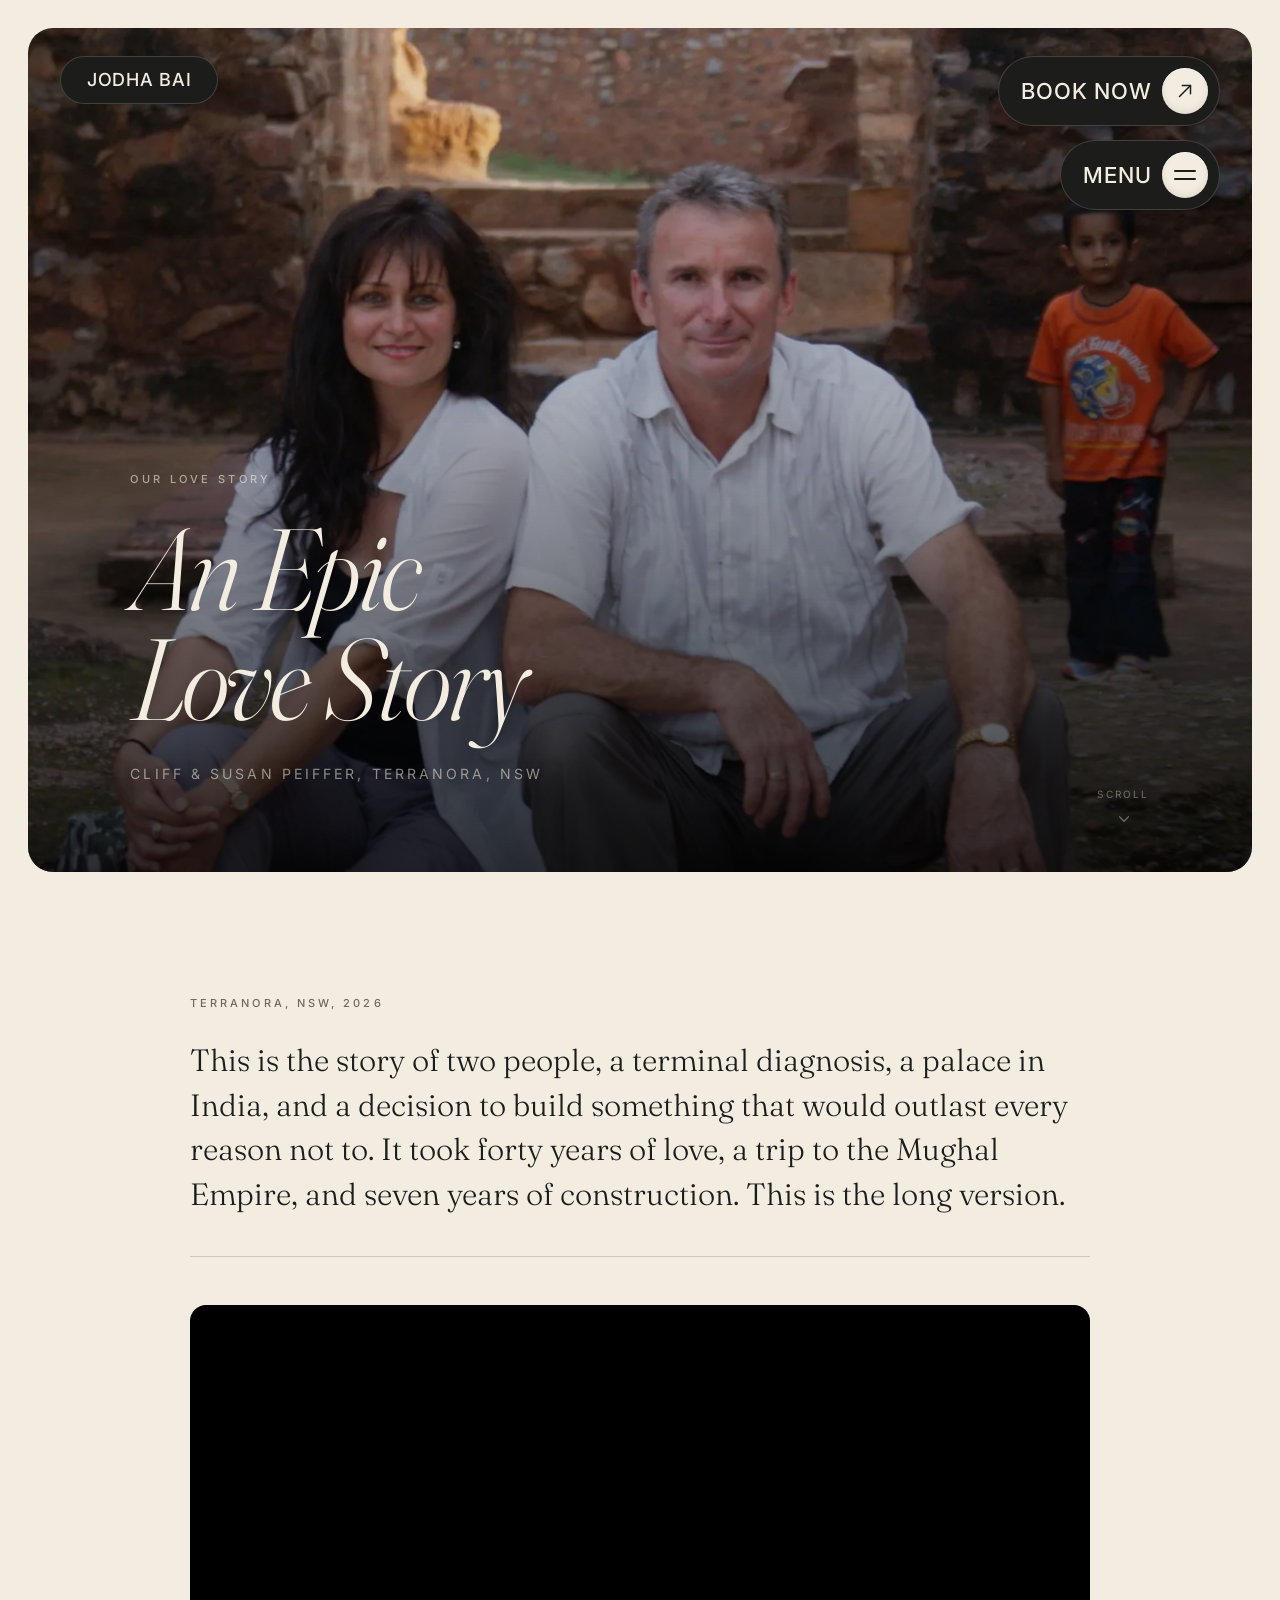
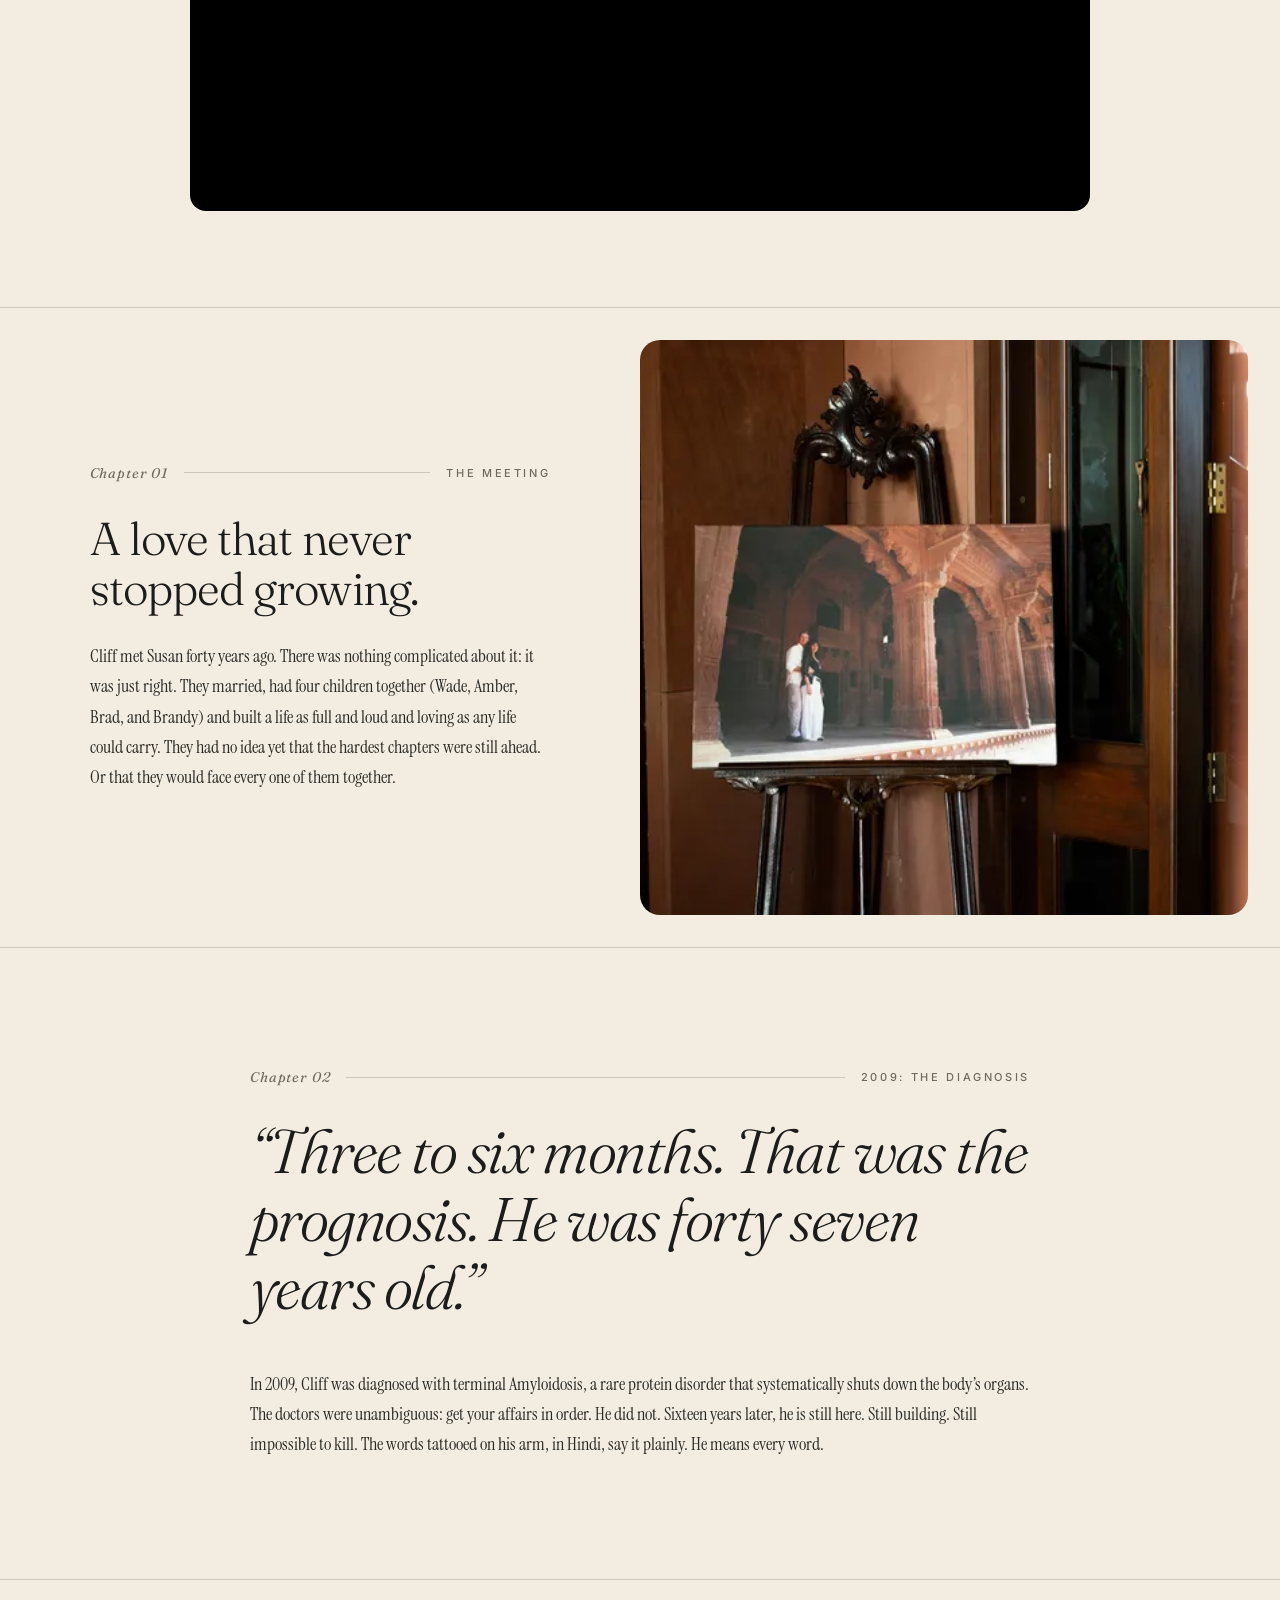
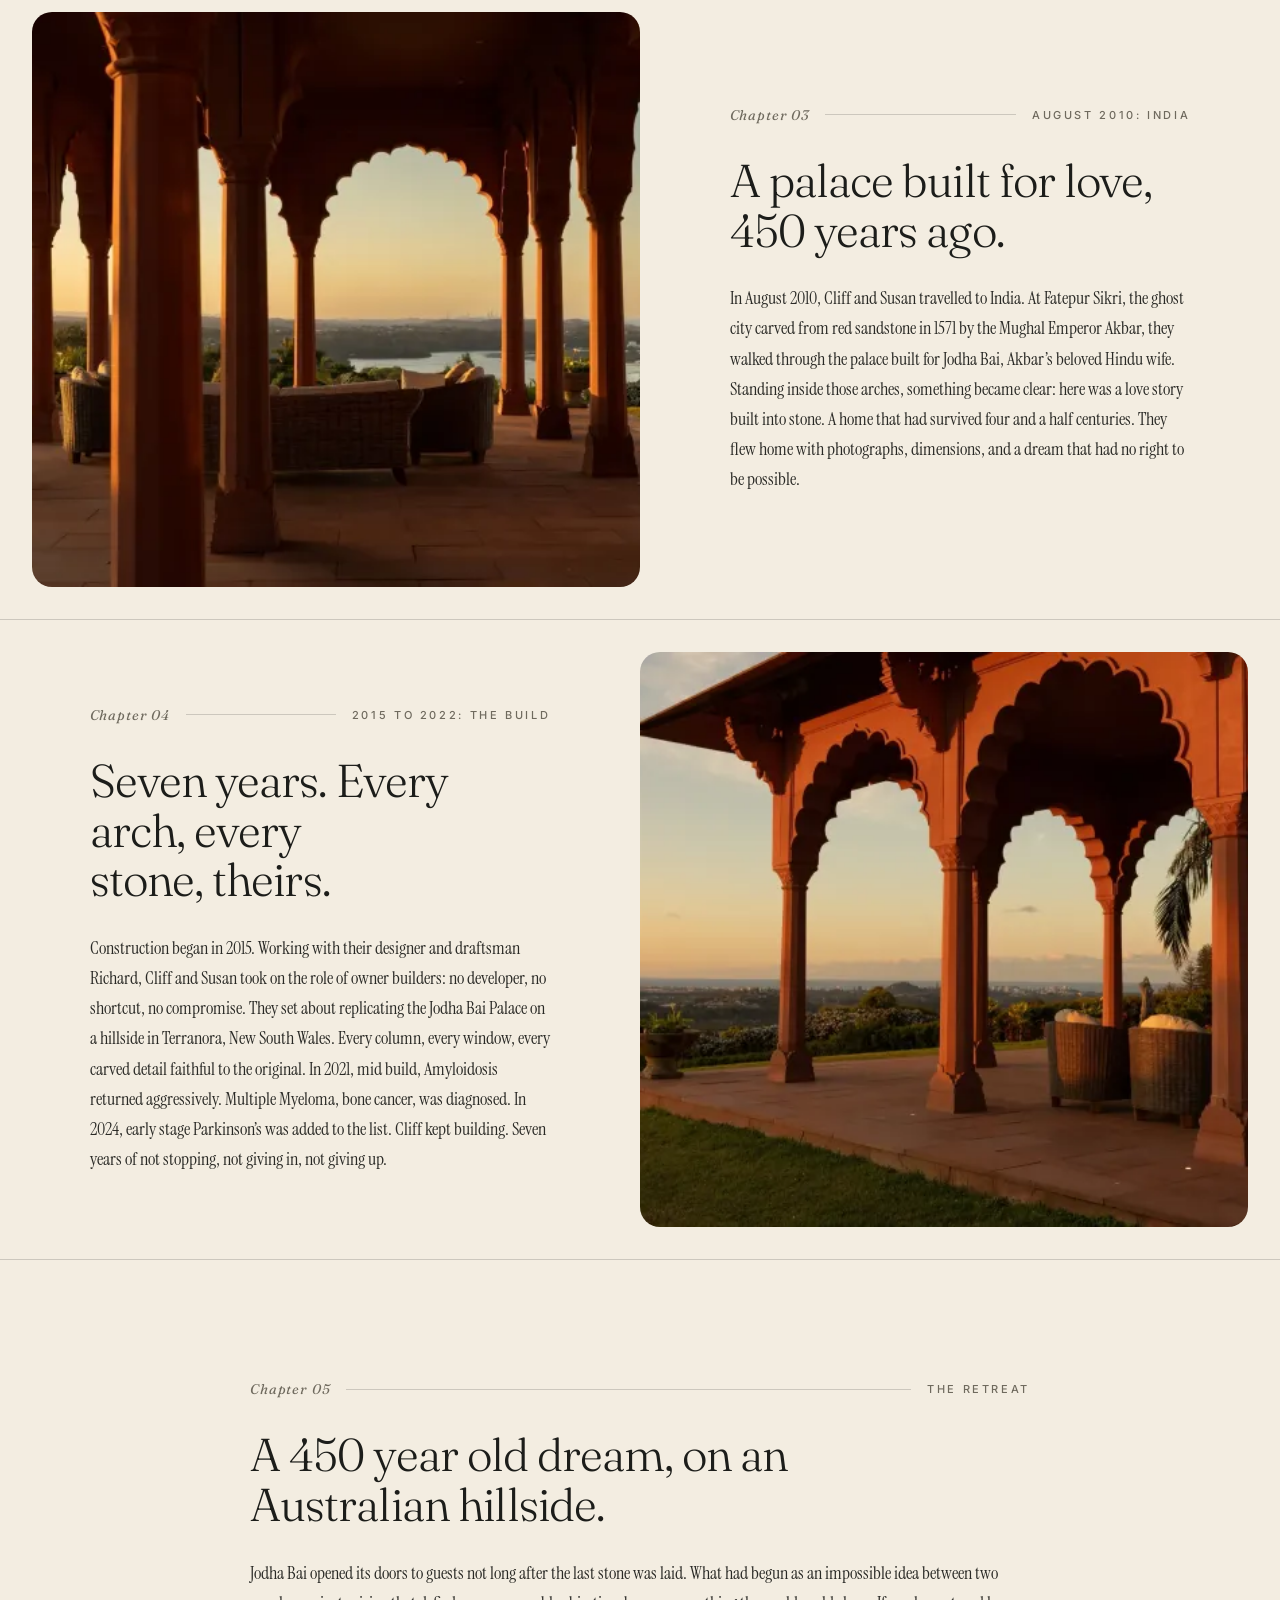
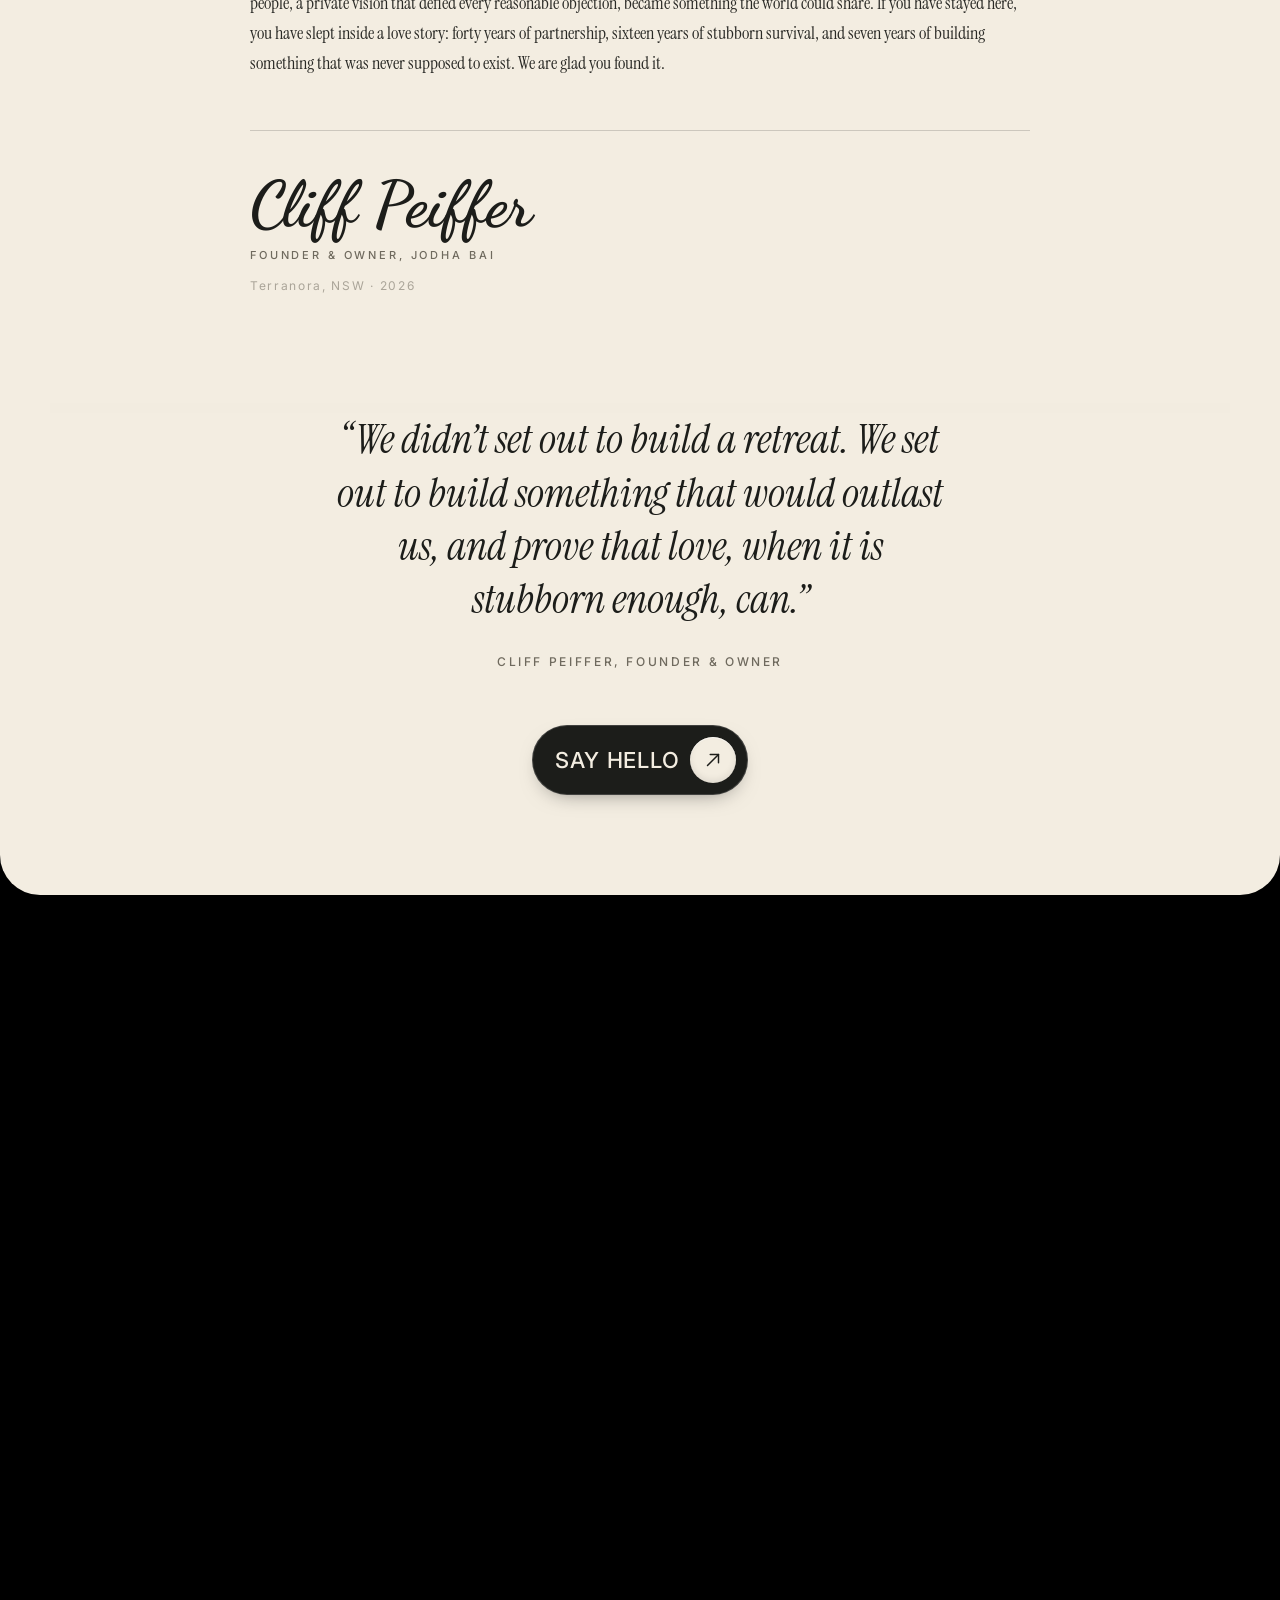
<file: pages/ourlovestory.html>
<!DOCTYPE html>
<html lang="en-AU">
<head>
  <meta charset="UTF-8" />
  <meta name="viewport" content="width=device-width, initial-scale=1.0" />
  <meta name="description" content="The story behind Jodha Bai: how a 450 year old palace was rebuilt by hand in the Terranora hills, and the couple who made it home." />
  <meta name="theme-color" content="#f3ede1" />
  <link rel="canonical" href="https://jodhabairetreat.com/pages/ourlovestory.html" />
  <link rel="icon" type="image/svg+xml" href="../favicon.svg" />
  <meta property="og:type" content="website" />
  <meta property="og:site_name" content="Jodha Bai" />
  <meta property="og:title" content="Our Love Story | Jodha Bai" />
  <meta property="og:description" content="The story behind Jodha Bai: how a 450 year old palace was rebuilt by hand in the Terranora hills, and the couple who made it home." />
  <meta property="og:url" content="https://jodhabairetreat.com/pages/ourlovestory.html" />
  <meta property="og:image" content="https://jodhabairetreat.com/images/mainresidence/mainresidence1.webp" />
  <meta property="og:locale" content="en_AU" />
  <meta property="og:image:alt" content="The Jodha Bai palace residence in the Terranora hills" />
  <meta name="twitter:card" content="summary_large_image" />
  <meta name="twitter:title" content="Our Love Story | Jodha Bai" />
  <meta name="twitter:description" content="The story behind Jodha Bai: how a 450 year old palace was rebuilt by hand in the Terranora hills, and the couple who made it home." />
  <meta name="twitter:image" content="https://jodhabairetreat.com/images/mainresidence/mainresidence1.webp" />
  <script type="application/ld+json">
  {
    "@context": "https://schema.org",
    "@type": "WebPage",
    "name": "Our Love Story | Jodha Bai",
    "description": "The story behind Jodha Bai: how a 450 year old palace was rebuilt by hand in the Terranora hills, and the couple who made it home.",
    "url": "https://jodhabairetreat.com/pages/ourlovestory.html",
    "isPartOf": { "@type": "WebSite", "name": "Jodha Bai", "url": "https://jodhabairetreat.com/" },
    "breadcrumb": {
      "@type": "BreadcrumbList",
      "itemListElement": [
        { "@type": "ListItem", "position": 1, "name": "Home", "item": "https://jodhabairetreat.com/" },
        { "@type": "ListItem", "position": 2, "name": "Our Love Story", "item": "https://jodhabairetreat.com/pages/ourlovestory.html" }
      ]
    }
  }
  </script>
  <title>Our Love Story | Jodha Bai</title>
  <link rel="preconnect" href="https://fonts.googleapis.com" />
  <link rel="preconnect" href="https://fonts.gstatic.com" crossorigin />
  <link
    href="https://fonts.googleapis.com/css2?family=Fraunces:ital,opsz,wght@0,9..144,300;0,9..144,400;0,9..144,500;1,9..144,300;1,9..144,400&family=Inter:wght@300;400;500&family=Instrument+Serif:ital@0;1&family=Dancing+Script:wght@700&display=swap"
    rel="stylesheet"
  />
  <link rel="stylesheet" href="../includes/header.css" />
  <link rel="stylesheet" href="../includes/base.css" />
  <link rel="stylesheet" href="ourlovestory.css" />
  <link rel="stylesheet" href="../includes/footer.css" />
</head>
<body>

  <!-- Persistent top-left home link -->
  <a href="../index.html" class="cta site-brand" aria-label="Jodha Bai home">
    <span class="cta__label">
      <span class="cta__text">Jodha Bai</span>
      <span class="cta__text" aria-hidden="true">Jodha Bai</span>
    </span>
  </a>

  <!-- Fixed action buttons -->
  <div class="hero__actions">
    <a href="contact.html" class="cta">
      <span class="cta__label">
        <span class="cta__text">Book now</span>
        <span class="cta__text" aria-hidden="true">Book now</span>
      </span>
      <span class="cta__icon cta__icon--arrow" aria-hidden="true">
        <svg viewBox="0 0 24 24" fill="none" stroke="currentColor" stroke-width="1.6" stroke-linecap="round" stroke-linejoin="round">
          <line x1="6" y1="18" x2="18" y2="6"/>
          <polyline points="9 6 18 6 18 15"/>
        </svg>
      </span>
    </a>
    <button type="button" class="cta menu-toggle" id="menuOpen" aria-controls="menuOverlay" aria-expanded="false">
      <span class="cta__label">
        <span class="cta__text">Menu</span>
        <span class="cta__text" aria-hidden="true">Menu</span>
      </span>
      <span class="cta__icon cta__icon--burger" aria-hidden="true">
        <span></span>
        <span></span>
      </span>
    </button>
  </div>

  <!-- Full-screen overlay menu -->
  <nav class="menu-overlay" id="menuOverlay" aria-hidden="true">
    <div class="menu-overlay__bar">
      <a href="../index.html" class="brand brand--light">
        <span class="brand-name">Jodha Bai</span>
      </a>
      <button type="button" class="btn btn-ghost btn-ghost--light menu-close" id="menuClose" aria-label="Close menu">
        <span class="dot dot--light"></span>
        <span>Close</span>
      </button>
    </div>

    <div class="menu-overlay__inner">
      <ol class="menu-list" role="list">
        <li><a href="../index.html" class="menu-link"><span class="menu-num">01</span><span class="menu-text">Home</span></a></li>
        <li><a href="events.html" class="menu-link"><span class="menu-num">02</span><span class="menu-text">Ceremonies &amp; Events</span></a></li>
        <li><a href="ourlovestory.html" class="menu-link"><span class="menu-num">03</span><span class="menu-text">Our Love Story</span></a></li>
        <li><a href="gallery.html" class="menu-link"><span class="menu-num">04</span><span class="menu-text">Gallery</span></a></li>
        <li><a href="contact.html" class="menu-link"><span class="menu-num">05</span><span class="menu-text">Contact</span></a></li>
      </ol>

      <div class="menu-foot">
        <div class="menu-foot__col">
          <span class="menu-foot__label">Find us</span>
          <p>Terranora, NSW, AU<br/>Open year round</p>
        </div>
        <div class="menu-foot__col">
          <span class="menu-foot__label">Follow</span>
          <p><a href="https://www.instagram.com/jodhabairetreat/?hl=en" target="_blank" rel="noopener noreferrer">Instagram</a><br/><a href="https://www.facebook.com/JodhaBaiRetreat/" target="_blank" rel="noopener noreferrer">Facebook</a></p>
        </div>
        <div class="menu-foot__col">
          <span class="menu-foot__label">Reach out</span>
          <p><a href="mailto:venue@jodhabairetreat.com">venue@jodhabairetreat.com</a><br/>0416 598 937</p>
        </div>
      </div>
    </div>
  </nav>

  <!-- Story hero — full-viewport image, inset with border radius (mirrors main page hero) -->
  <section class="story-hero">
    <div class="story-hero__frame">
      <img
        class="story-hero__img"
        src="../images/jodhabaisuite/ourlovestory.webp" srcset="../images/jodhabaisuite/ourlovestory-640w.webp 640w, ../images/jodhabaisuite/ourlovestory-1200w.webp 1200w, ../images/jodhabaisuite/ourlovestory.webp 2000w" sizes="100vw"
        fetchpriority="high"
        decoding="async"
        alt="Cliff and Susan Peiffer, Jodha Bai"
      />
      <div class="story-hero__overlay" aria-hidden="true"></div>
      <div class="story-hero__darken" aria-hidden="true"></div>
      <div class="story-hero__content">
        <span class="story-hero__badge">Our Love Story</span>
        <h1 class="story-hero__title">An&nbsp;Epic<br><em>Love&nbsp;Story</em></h1>
        <p class="story-hero__sub">Cliff &amp; Susan Peiffer, Terranora, NSW</p>
      </div>
      <div class="story-hero__scroll" aria-hidden="true">
        <span>Scroll</span>
        <svg viewBox="0 0 24 24" fill="none" stroke="currentColor" stroke-width="1.6" stroke-linecap="round" stroke-linejoin="round">
          <polyline points="6 9 12 15 18 9"/>
        </svg>
      </div>
    </div>
  </section>

  <!-- Story intro -->
  <section class="story-intro">
    <div class="story-intro__inner">
      <span class="story-intro__eyebrow">Terranora, NSW, 2026</span>
      <p class="story-intro__lede">This is the story of two people, a terminal diagnosis, a palace in India, and a decision to build something that would outlast every reason not to. It took forty years of love, a trip to the Mughal Empire, and seven years of construction. This is the long version.</p>

      <!-- YouTube video -->
      <div class="story-video">
        <div class="story-video__frame is-open" id="storyVideoFrame">
          <div class="story-video__ratio">
            <iframe
              loading="lazy"
              src="https://www.youtube.com/embed/JIqubepcRMU?si=jFzUeuUF1_ZQ95TX"
              title="Jodha Bai: Our Story"
              frameborder="0"
              allow="accelerometer; autoplay; clipboard-write; encrypted-media; gyroscope; picture-in-picture; web-share"
              referrerpolicy="strict-origin-when-cross-origin"
              allowfullscreen>
            </iframe>
          </div>
        </div>
      </div>
    </div>
  </section>

  <!-- Story chapters -->
  <section class="story-chapters">

    <!-- Chapter 01 — The Meeting -->
    <div class="chapter-pair">
      <div class="chapter-pair__text">
        <div class="chapter-pair__text-inner">
          <div class="chapter__meta">
            <span class="chapter__num">Chapter 01</span>
            <span class="chapter__rule" aria-hidden="true"></span>
            <span class="chapter__year">The Meeting</span>
          </div>
          <h2 class="chapter__title">A love that never stopped&nbsp;growing.</h2>
          <p class="chapter__body">Cliff met Susan forty years ago. There was nothing complicated about it: it was just right. They married, had four children together (Wade, Amber, Brad, and Brandy) and built a life as full and loud and loving as any life could carry. They had no idea yet that the hardest chapters were still ahead. Or that they would face every one of them together.</p>
        </div>
      </div>
      <div class="chapter-pair__image">
        <img src="../images/ourlovestory/the-meeting.webp" srcset="../images/ourlovestory/the-meeting-640w.webp 640w, ../images/ourlovestory/the-meeting-1200w.webp 1200w, ../images/ourlovestory/the-meeting.webp 2000w" sizes="(max-width: 720px) 100vw, 50vw" alt="A framed photo of Cliff and Susan at the original Jodha Bai palace in India, displayed on an easel" loading="lazy" decoding="async" />
      </div>
    </div>

    <!-- Chapter 02 — The Diagnosis (full-width, dark) -->
    <div class="chapter-full chapter-full--dark">
      <div class="chapter-full__inner">
        <div class="chapter__meta">
          <span class="chapter__num">Chapter 02</span>
          <span class="chapter__rule" aria-hidden="true"></span>
          <span class="chapter__year">2009: The Diagnosis</span>
        </div>
        <blockquote class="chapter-full__quote">&ldquo;Three to six months. That was the prognosis. He was forty seven years old.&rdquo;</blockquote>
        <p class="chapter__body">In 2009, Cliff was diagnosed with terminal Amyloidosis, a rare protein disorder that systematically shuts down the body&rsquo;s organs. The doctors were unambiguous: get your affairs in order. He did not. Sixteen years later, he is still here. Still building. Still impossible to kill. The words tattooed on his arm, in Hindi, say it plainly. He means every word.</p>
      </div>
    </div>

    <!-- Chapter 03 — India & The Palace (flipped: image left, text right) -->
    <div class="chapter-pair chapter-pair--flip">
      <div class="chapter-pair__text">
        <div class="chapter-pair__text-inner">
          <div class="chapter__meta">
            <span class="chapter__num">Chapter 03</span>
            <span class="chapter__rule" aria-hidden="true"></span>
            <span class="chapter__year">August 2010: India</span>
          </div>
          <h2 class="chapter__title">A palace built for love, 450&nbsp;years&nbsp;ago.</h2>
          <p class="chapter__body">In August 2010, Cliff and Susan travelled to India. At Fatepur Sikri, the ghost city carved from red sandstone in 1571 by the Mughal Emperor Akbar, they walked through the palace built for Jodha Bai, Akbar&rsquo;s beloved Hindu wife. Standing inside those arches, something became clear: here was a love story built into stone. A home that had survived four and a half centuries. They flew home with photographs, dimensions, and a dream that had no right to be possible.</p>
        </div>
      </div>
      <div class="chapter-pair__image">
        <img src="../images/mainresidence/mainresidence12.webp" srcset="../images/mainresidence/mainresidence12-640w.webp 640w, ../images/mainresidence/mainresidence12-1200w.webp 1200w, ../images/mainresidence/mainresidence12.webp 2000w" sizes="(max-width: 720px) 100vw, 50vw" alt="The Jodha Bai Palace at Fatepur Sikri" loading="lazy" decoding="async" />
      </div>
    </div>

    <!-- Chapter 04 — The Build (text left, image right) -->
    <div class="chapter-pair">
      <div class="chapter-pair__text">
        <div class="chapter-pair__text-inner">
          <div class="chapter__meta">
            <span class="chapter__num">Chapter 04</span>
            <span class="chapter__rule" aria-hidden="true"></span>
            <span class="chapter__year">2015 to 2022: The Build</span>
          </div>
          <h2 class="chapter__title">Seven years. Every arch, every stone,&nbsp;theirs.</h2>
          <p class="chapter__body">Construction began in 2015. Working with their designer and draftsman Richard, Cliff and Susan took on the role of owner builders: no developer, no shortcut, no compromise. They set about replicating the Jodha Bai Palace on a hillside in Terranora, New South Wales. Every column, every window, every carved detail faithful to the original. In 2021, mid build, Amyloidosis returned aggressively. Multiple Myeloma, bone cancer, was diagnosed. In 2024, early stage Parkinson&rsquo;s was added to the list. Cliff kept building. Seven years of not stopping, not giving in, not giving&nbsp;up.</p>
        </div>
      </div>
      <div class="chapter-pair__image">
        <img src="../images/mainresidence/mainresidence14.webp" srcset="../images/mainresidence/mainresidence14-640w.webp 640w, ../images/mainresidence/mainresidence14-1200w.webp 1200w, ../images/mainresidence/mainresidence14.webp 2000w" sizes="(max-width: 720px) 100vw, 50vw" alt="Jodha Bai, Terranora" loading="lazy" decoding="async" />
      </div>
    </div>

    <!-- Chapter 05 — The Retreat (full-width, centred, light) -->
    <div class="chapter-full">
      <div class="chapter-full__inner">
        <div class="chapter__meta">
          <span class="chapter__num">Chapter 05</span>
          <span class="chapter__rule" aria-hidden="true"></span>
          <span class="chapter__year">The Retreat</span>
        </div>
        <h2 class="chapter__title">A 450 year old dream, on an Australian&nbsp;hillside.</h2>
        <p class="chapter__body">Jodha Bai opened its doors to guests not long after the last stone was laid. What had begun as an impossible idea between two people, a private vision that defied every reasonable objection, became something the world could share. If you have stayed here, you have slept inside a love story: forty years of partnership, sixteen years of stubborn survival, and seven years of building something that was never supposed to exist. We are glad you found&nbsp;it.</p>
        <div class="chapter-sig">
          <p class="chapter-sig__name">Cliff Peiffer</p>
          <p class="chapter-sig__role">Founder &amp; Owner, Jodha Bai</p>
          <p class="chapter-sig__location">Terranora, NSW &middot; 2026</p>
        </div>
      </div>
    </div>

  </section>

  <!-- Closing pull-quote -->
  <section class="story-quote" data-footer-trigger>
    <div class="story-quote__inner">
      <blockquote class="story-quote__text">
        &ldquo;We didn&rsquo;t set out to build a retreat. We set out to build something that would outlast us, and prove that love, when it is stubborn enough,&nbsp;can.&rdquo;
      </blockquote>
      <span class="story-quote__attr">Cliff Peiffer, Founder &amp; Owner</span>

      <div class="story-quote__cta">
        <a href="contact.html" class="cta">
          <span class="cta__label">
            <span class="cta__text">Say hello</span>
            <span class="cta__text" aria-hidden="true">Say hello</span>
          </span>
          <span class="cta__icon cta__icon--arrow" aria-hidden="true">
            <svg viewBox="0 0 24 24" fill="none" stroke="currentColor" stroke-width="1.6" stroke-linecap="round" stroke-linejoin="round">
              <line x1="6" y1="18" x2="18" y2="6"/>
              <polyline points="9 6 18 6 18 15"/>
            </svg>
          </span>
        </a>
      </div>
    </div>
  </section>

  <!-- Footer -->
  <div class="footer-runway" aria-hidden="true"></div>

  <footer class="site-footer" id="siteFooter">
    <div class="site-footer__inner">
      <div class="site-footer__top">
        <span class="site-footer__locale">Terranora, AU</span>
        <span class="site-footer__year">&copy; 2026</span>
      </div>

      <div class="site-footer__cols">
        <div class="footer-col footer-col--lede">
          <span class="footer-col__title">The Retreat</span>
          <p class="footer-col__lede">An exclusive luxury estate in the Terranora highlands, reserved for ceremonies, boutique events, photo and film shoots, and private experiences.</p>
        </div>

        <div class="footer-col">
          <span class="footer-col__title">Discover</span>
          <ul class="footer-col__list" role="list">
            <li><a href="events.html">Ceremonies &amp; Events</a></li>
            <li><a href="ourlovestory.html">Our Love Story</a></li>
            <li><a href="gallery.html">Gallery</a></li>
            <li><a href="../index.html#residences">The Residences</a></li>
          </ul>
        </div>

        <div class="footer-col">
          <span class="footer-col__title">Reach out</span>
          <ul class="footer-col__list" role="list">
            <li><a href="mailto:venue@jodhabairetreat.com">venue@jodhabairetreat.com</a></li>
            <li><a href="tel:0416598937">0416 598 937</a></li>
            <li>Terranora, NSW, AU</li>
            <li><a href="contact.html">Contact us</a></li>
          </ul>
          <ul class="footer-social" role="list" aria-label="Social media">
            <li>
              <a href="https://www.instagram.com/jodhabairetreat/?hl=en" target="_blank" rel="noopener noreferrer" aria-label="Instagram" class="footer-social__link">
                <svg viewBox="0 0 24 24" fill="none" stroke="currentColor" stroke-width="1.4" stroke-linecap="round" stroke-linejoin="round" aria-hidden="true">
                  <rect x="3" y="3" width="18" height="18" rx="5" ry="5"/>
                  <circle cx="12" cy="12" r="4"/>
                  <circle cx="17.4" cy="6.6" r="0.6" fill="currentColor"/>
                </svg>
              </a>
            </li>
            <li>
              <a href="https://www.facebook.com/JodhaBaiRetreat/" target="_blank" rel="noopener noreferrer" aria-label="Facebook" class="footer-social__link">
                <svg viewBox="0 0 24 24" fill="none" stroke="currentColor" stroke-width="1.4" stroke-linecap="round" stroke-linejoin="round" aria-hidden="true">
                  <path d="M14 4h-2.5A3.5 3.5 0 0 0 8 7.5V11H5.5v3H8v7h3v-7h2.5l.5-3H11V8a1 1 0 0 1 1-1h2V4z"/>
                </svg>
              </a>
            </li>
          </ul>
        </div>
      </div>

      <div class="site-footer__legal">
        <button type="button" class="legal-trigger" data-legal="privacy">Privacy</button>
        <span aria-hidden="true">&middot;</span>
        <button type="button" class="legal-trigger" data-legal="terms">Terms</button>
        <span aria-hidden="true">&middot;</span>
        <button type="button" class="legal-trigger" data-legal="house-rules">House Rules</button>
      </div>

      <h2 class="site-footer__brand">Jodha&nbsp;Bai</h2>
    </div>

  <div class="legal-modal" id="legalModal" aria-hidden="true" role="dialog"
       aria-modal="true" aria-labelledby="legalModalHeading">
    <div class="legal-modal__backdrop" id="legalBackdrop"></div>
    <div class="legal-modal__panel">
      <div class="legal-modal__tabs" role="tablist" aria-label="Legal documents">
        <button class="legal-modal__tab" role="tab" aria-selected="true"
                data-tab="privacy" aria-controls="lp-privacy" id="lt-privacy">Privacy</button>
        <button class="legal-modal__tab" role="tab" aria-selected="false"
                data-tab="terms" aria-controls="lp-terms" id="lt-terms">Terms</button>
        <button class="legal-modal__tab" role="tab" aria-selected="false"
                data-tab="house-rules" aria-controls="lp-house-rules" id="lt-house-rules">House Rules</button>
        <span class="legal-modal__tab-ink" aria-hidden="true"></span>
      </div>
      <button class="legal-modal__close" id="legalModalClose" aria-label="Close">
        <svg viewBox="0 0 24 24" fill="none" stroke="currentColor" stroke-width="1.6"
             stroke-linecap="round" aria-hidden="true" width="20" height="20">
          <line x1="5" y1="5" x2="19" y2="19"/>
          <line x1="19" y1="5" x2="5" y2="19"/>
        </svg>
      </button>
      <div class="legal-modal__body">
        <div class="legal-modal__pane is-active" id="lp-privacy" role="tabpanel"
             aria-labelledby="lt-privacy">
          <h2 class="legal-modal__heading" id="legalModalHeading">Privacy Policy</h2>
          <p class="legal-modal__text">Jodha Bai collects personal information, including your name, email address and phone number, only when you voluntarily submit an enquiry or make a booking through our website or via third party booking platforms. We do not sell, trade or otherwise transfer your personal information to outside parties.</p>
          <p class="legal-modal__text">Information you provide is used solely to respond to your enquiry, process your booking and improve the guest experience. We may retain correspondence for up to 24 months to assist with future stays. All data is stored securely and access is restricted to retreat management only.</p>
          <p class="legal-modal__text">You have the right to request access to, correction of, or deletion of any personal information we hold about you. To exercise this right, please contact us at <a href="mailto:venue@jodhabairetreat.com">venue@jodhabairetreat.com</a>. This policy is governed by the Privacy Act 1988 (Cth) and the Australian Privacy Principles.</p>
        </div>
        <div class="legal-modal__pane" id="lp-terms" role="tabpanel"
             aria-labelledby="lt-terms" aria-hidden="true">
          <h2 class="legal-modal__heading">Terms &amp; Conditions</h2>
          <p class="legal-modal__text">All bookings at Jodha Bai are subject to availability and confirmed only upon receipt of full payment or deposit as specified at the time of booking. Rates are quoted in Australian dollars and include GST where applicable.</p>
          <p class="legal-modal__text"><strong>Cancellations</strong> made more than 14 days before arrival will receive a full refund less any third party booking fees. Cancellations within 14 days of arrival are non refundable. We strongly recommend travel insurance. In the event the retreat is unable to honour a confirmed booking due to circumstances beyond our control, guests will receive a full refund or the option to rebook.</p>
          <p class="legal-modal__text">Jodha Bai accepts no liability for loss, injury or damage to persons or property during your stay, except where required by law. These terms are governed by the laws of New South Wales, Australia. Any disputes shall be subject to the exclusive jurisdiction of the courts of NSW.</p>
        </div>
        <div class="legal-modal__pane" id="lp-house-rules" role="tabpanel"
             aria-labelledby="lt-house-rules" aria-hidden="true">
          <h2 class="legal-modal__heading">House Rules</h2>
          <p class="legal-modal__text">To ensure a comfortable stay for all guests, please observe the following.</p>
          <ul class="legal-modal__list">
            <li>No smoking inside any building on the property. Designated outdoor areas are provided.</li>
            <li>Please remove shoes before entering the suites. Slippers are provided for your comfort.</li>
            <li>Quiet hours are observed between <strong>10 pm and 8 am</strong>; please be mindful of neighbouring guests and the natural environment.</li>
            <li>The retreat accommodates the number of guests specified in your booking. Additional visitors require prior approval from management.</li>
            <li>Pets are not permitted on the property unless expressly agreed upon at the time of booking.</li>
            <li>Please treat the property, furnishings and grounds with care. Guests are responsible for any damage caused during their stay.</li>
            <li>Check in is from 3 pm; check out is by 11 am. Early or late arrangements may be available on request.</li>
          </ul>
          <p class="legal-modal__text">We want your stay to feel like home: unhurried, warm and entirely your own. Thank you for helping us keep it that way.</p>
        </div>
      </div>
    </div>
  </div>

  </footer>

  <script src="../includes/header.js"></script>
  <script src="ourlovestory.js"></script>
  <script src="../includes/footer.js"></script>
</body>
</html>
</file>
<file: includes/header.css>
/* =========================================================
   HEADER — fixed CTAs + full-screen menu overlay.
   Loaded on every page via <link rel="stylesheet"
   href="includes/header.css">.
   ========================================================= */

/* ---- Fixed action buttons (Book now + Menu) ---- */
.hero__actions {
  /* Fixed at the same visual spot the buttons originally sat in
     (hero padding 28 + bar padding 28/32). Sits above all sections
     so it stays visible across the page. */
  position: fixed;
  top: 56px;
  right: 60px;
  z-index: 90;
  display: flex;
  flex-direction: column;
  align-items: flex-end; /* sized to content — Book now is naturally wider */
  gap: 14px;
}

/* ---- Persistent top-left "Jodha Bai" home link ----
   Mirrors .hero__actions' fixed positioning on the opposite corner
   and reuses .cta's black-glass pill (gradient, border, shine sweep)
   so it stays legible over both photo heroes and cream sections.
   No icon chip, so padding is symmetric rather than .cta's
   icon-side-only padding. */
.cta.site-brand {
  /* Compound selector so this beats .cta's own `position: relative`
     regardless of source order (.cta is defined later in this file
     with equal specificity, which was otherwise winning and leaving
     this element in normal flow instead of fixed). */
  position: fixed;
  top: 56px;
  left: 60px;
  z-index: 90;
  padding: 14px 26px;
  font-size: 18px;
}

h1.site-brand-h1 {
  margin: 0;
}

@media (max-width: 720px) {
  .cta.site-brand {
    /* Same compound-selector fix as the base rule — .cta's own mobile
       override (later in this file) would otherwise win on the
       shared padding/font-size properties. */
    top: 14px;
    left: 14px;
    padding: 9px 16px;
    font-size: 13px;
  }
}

/* ---- Brand mark used inside the menu overlay top bar ---- */
.brand {
  display: inline-flex;
  align-items: center;
  gap: 10px;
  font-family: var(--serif);
  font-style: italic;
  font-weight: 400;
  font-size: 22px;
  letter-spacing: 0.01em;
  color: var(--cream);
}

.brand--light {
  color: var(--cream);
}

/* ---- Pill buttons used inside the menu overlay ---- */
.btn {
  display: inline-flex;
  align-items: center;
  gap: 10px;
  padding: 12px 20px;
  border-radius: 999px;
  font-family: var(--sans);
  font-size: 13px;
  font-weight: 500;
  letter-spacing: 0.06em;
  text-transform: uppercase;
  cursor: pointer;
  border: 1px solid transparent;
  transition: background 0.4s var(--ease), color 0.4s var(--ease),
    border-color 0.4s var(--ease), transform 0.4s var(--ease);
  white-space: nowrap;
}

.btn-ghost {
  background: rgba(255, 255, 255, 0.1);
  color: #fff;
  border-color: rgba(255, 255, 255, 0.4);
  backdrop-filter: blur(8px);
  -webkit-backdrop-filter: blur(8px);
}

.btn-ghost:hover {
  background: rgba(255, 255, 255, 0.2);
  border-color: rgba(255, 255, 255, 0.65);
}

.btn-ghost--light {
  /* Flat black, matching .cta, so every button on the site shares
     the same family — border/shadow carry the definition against
     the menu overlay's near-black backdrop. */
  background: var(--ink);
  border-color: rgba(255, 255, 255, 0.16);
  color: var(--cream);
  box-shadow: 0 6px 16px -10px rgba(0, 0, 0, 0.5);
}

.btn-ghost--light:hover {
  background: #000;
  border-color: rgba(255, 255, 255, 0.3);
}

.dot {
  width: 6px;
  height: 6px;
  border-radius: 50%;
  background: #fff;
  display: inline-block;
  animation: pulse 2.4s ease-in-out infinite;
}

.dot--light {
  background: var(--cream);
}

@keyframes pulse {
  0%, 100% { opacity: 0.5; transform: scale(0.85); }
  50%       { opacity: 1;   transform: scale(1.1); }
}

/* ---------------------------------------------------------
   CTA — flat black pills (the fixed Book now / Menu and
   every Enquire button). Solid ink fill, no gradient or
   glass/shine effect.
   --------------------------------------------------------- */
.cta {
  position: relative;
  display: inline-flex;
  align-items: center;
  justify-content: space-between;
  gap: 10px;
  padding: 11px 11px 11px 22px;
  background: var(--ink);
  color: var(--cream);
  border: 1px solid rgba(255, 255, 255, 0.16);
  border-radius: 999px;
  font-family: var(--sans);
  font-size: 22px;
  font-weight: 500;
  letter-spacing: 0.04em;
  text-transform: uppercase;
  cursor: pointer;
  white-space: nowrap;
  text-decoration: none;
  box-shadow: 0 8px 22px -12px rgba(0, 0, 0, 0.55);
  transition: background 0.3s var(--ease), border-color 0.3s var(--ease),
    transform 0.3s var(--ease), box-shadow 0.3s var(--ease);
}

.cta__label,
.cta__icon {
  position: relative;
  z-index: 1;
}

.cta:hover {
  background: #000;
  border-color: rgba(255, 255, 255, 0.32);
  transform: translateY(-1px);
  box-shadow: 0 14px 30px -14px rgba(0, 0, 0, 0.6);
}

@media (prefers-reduced-motion: reduce) {
  .cta {
    transition: none;
  }
}

/* Slide-up text reveal on hover */
.cta__label {
  position: relative;
  display: inline-block;
  height: 1em;
  line-height: 1;
  overflow: hidden;
}

.cta__text {
  display: block;
  height: 1em;
  line-height: 1;
  transition: transform 0.5s var(--ease);
}

.cta:hover .cta__text {
  transform: translateY(-100%);
}

/* Icon — cream circle holding a dark glyph, so it reads as a
   distinct chip against the now-black CTA pill */
.cta__icon {
  display: inline-flex;
  align-items: center;
  justify-content: center;
  width: 46px;
  height: 46px;
  border-radius: 50%;
  background: var(--cream);
  color: var(--ink);
  flex-shrink: 0;
  box-shadow:
    inset 0 1px 0 rgba(255, 255, 255, 0.6),
    inset 0 -3px 6px rgba(0, 0, 0, 0.08);
  transition: background 0.4s var(--ease);
}

.cta:hover .cta__icon {
  background: #fff;
}

/* Arrow — dark ink, rotates 45° on hover */
.cta__icon--arrow svg {
  width: 22px;
  height: 22px;
  transition: transform 0.5s var(--ease);
}

.cta:hover .cta__icon--arrow svg {
  transform: rotate(45deg);
}

/* Hamburger — two short dark ink lines */
.cta__icon--burger {
  flex-direction: column;
  gap: 6px;
}

.cta__icon--burger span {
  display: block;
  width: 22px;
  height: 2px;
  background: var(--ink);
  border-radius: 2px;
  transition: width 0.4s var(--ease), transform 0.4s var(--ease);
}

.cta:hover .cta__icon--burger span:first-child {
  width: 14px;
  transform: translateX(8px);
}

/* =========================================================
   MENU OVERLAY
   ========================================================= */
.menu-overlay {
  position: fixed;
  inset: 0;
  z-index: 100;
  background: var(--overlay);
  color: var(--cream);
  pointer-events: none;
  opacity: 0;
  transform: translateY(-2%);
  transition: opacity 0.55s var(--ease), transform 0.7s var(--ease);
  display: flex;
  flex-direction: column;
  overflow: hidden;
}

.menu-overlay.is-open {
  pointer-events: auto;
  opacity: 1;
  transform: translateY(0);
}

.menu-overlay__bar {
  padding: 28px 40px;
  display: flex;
  align-items: center;
  justify-content: space-between;
  border-bottom: 1px solid rgba(243, 237, 225, 0.1);
}

.menu-overlay__inner {
  flex: 1;
  min-height: 0;
  display: flex;
  flex-direction: column;
  padding: 28px 40px 24px;
  max-width: 1280px;
  margin: 0 auto;
  width: 100%;
}

.menu-list {
  list-style: none;
  margin: 0;
  padding: 0;
  display: flex;
  flex-direction: column;
  flex: 1;
  min-height: 0;
}

.menu-list li {
  flex: 1;
  display: flex;
  align-items: center;
  /* Right-align at the li level too so the link (and its inner spans)
     is pushed all the way to the right edge — belt-and-braces with
     the .menu-link's own justify-content: flex-end. */
  justify-content: flex-end;
  border-bottom: 1px solid rgba(243, 237, 225, 0.1);
}

.menu-link {
  display: flex;
  align-items: center;
  /* Push the row contents (number + label) all the way to the right
     side of the menu instead of sitting on the left. */
  justify-content: flex-end;
  gap: 24px;
  width: 100%;
  font-family: var(--serif);
  font-weight: 300;
  font-size: clamp(28px, 5.2vw, 80px);
  line-height: 1;
  color: var(--cream);
  text-align: right;
  transition: color 0.35s var(--ease), padding-right 0.5s var(--ease);
}

.menu-link:hover {
  color: #fff;
  /* Right-aligned items now drift LEFT on hover — same "pull toward
     the cursor" feel, mirrored for the new layout. */
  padding-right: 18px;
  font-style: italic;
}

.menu-num {
  font-family: var(--sans);
  font-size: 12px;
  letter-spacing: 0.18em;
  font-weight: 400;
  opacity: 0.55;
  text-transform: uppercase;
  flex-shrink: 0;
}

.menu-foot {
  display: grid;
  grid-template-columns: repeat(3, 1fr);
  gap: 32px;
  padding-top: 20px;
  border-top: 1px solid rgba(243, 237, 225, 0.1);
  font-size: 14px;
  line-height: 1.6;
  color: rgba(243, 237, 225, 0.75);
}

.menu-foot a:hover { color: var(--cream); }

.menu-foot__label {
  display: block;
  font-size: 11px;
  text-transform: uppercase;
  letter-spacing: 0.22em;
  color: rgba(243, 237, 225, 0.45);
  margin-bottom: 10px;
}

/* Stagger fade-in of menu links when overlay opens */
.menu-overlay .menu-list li {
  opacity: 0;
  transform: translateY(24px);
  transition: opacity 0.6s var(--ease), transform 0.6s var(--ease);
}
.menu-overlay.is-open .menu-list li {
  opacity: 1;
  transform: translateY(0);
}
.menu-overlay.is-open .menu-list li:nth-child(1) { transition-delay: 0.18s; }
.menu-overlay.is-open .menu-list li:nth-child(2) { transition-delay: 0.26s; }
.menu-overlay.is-open .menu-list li:nth-child(3) { transition-delay: 0.34s; }
.menu-overlay.is-open .menu-list li:nth-child(4) { transition-delay: 0.42s; }
.menu-overlay.is-open .menu-list li:nth-child(5) { transition-delay: 0.50s; }
.menu-overlay.is-open .menu-list li:nth-child(6) { transition-delay: 0.58s; }

.menu-overlay .menu-foot {
  opacity: 0;
  transform: translateY(20px);
  transition: opacity 0.6s var(--ease) 0.55s, transform 0.6s var(--ease) 0.55s;
}
.menu-overlay.is-open .menu-foot {
  opacity: 1;
  transform: translateY(0);
}

body.menu-open {
  overflow: hidden;
}

/* =========================================================
   RESPONSIVE — header at mobile widths
   ========================================================= */
@media (max-width: 720px) {
  .menu-overlay__bar {
    padding: 14px 18px;
  }
  .menu-overlay__inner {
    padding: 14px 22px 16px;
    /* Safety net: if a very short/landscape viewport can't fit the full
       nav list + footer block, scroll internally rather than clipping
       or hiding content — everything the desktop menu shows must stay
       reachable on mobile too. */
    overflow-y: auto;
  }
  /* On mobile the list hugs its own content instead of stretching to
     fill all remaining height. It's reordered after .menu-foot (see
     below) and pushed to the bottom of the overlay with margin-top:
     auto, so the layout reads regular text top-right, nav links
     bottom-right — the reverse of the desktop stacking order. */
  .menu-list {
    flex: 0 0 auto;
    gap: 0;
    order: 2;
    margin-top: auto;
  }
  .menu-list li {
    flex: 0 0 auto;
    border-bottom: 0;
  }
  /* A hairline strictly between rows — none above the first or below
     the last — plus extra padding so the border reads as breathing
     room, not a line crammed against the text either side of it. */
  .menu-list li + li {
    border-top: 1px solid rgba(243, 237, 225, 0.14);
  }
  .menu-link {
    font-size: clamp(32px, 11vw, 64px);
    padding: 16px 0;
  }
  .hero__actions {
    /* On mobile the CTAs sit side by side, centred along the bottom
       edge — easy to spot and thumb-reachable, rather than tucked
       into a corner. */
    top: auto;
    bottom: 16px;
    left: 50%;
    right: auto;
    transform: translateX(-50%);
    flex-direction: row;
    align-items: center;
    gap: 10px;
  }
  /* Compact pill — noticeably smaller across the board on mobile. */
  .cta {
    padding: 6px 6px 6px 14px;
    font-size: 13px;
    gap: 8px;
    letter-spacing: 0.05em;
  }
  .cta__icon {
    width: 28px;
    height: 28px;
  }
  .cta__icon--arrow svg {
    width: 14px;
    height: 14px;
  }
  .cta__icon--burger span {
    width: 12px;
    height: 1.5px;
    gap: 4px;
  }
  .cta__icon--burger {
    gap: 4px;
  }
  /* Same Find us / Follow / Reach out content as desktop, just
     restacked into one column, right-aligned to match the nav links,
     and ordered before the nav list so it sits top-right while the
     links sit bottom-right. */
  .menu-foot {
    order: 1;
    grid-template-columns: 1fr;
    justify-items: end;
    text-align: right;
    gap: 10px;
    margin-top: 0;
    padding-top: 0;
    border-top: 0;
    font-size: 13px;
    line-height: 1.4;
  }
  .menu-foot__label {
    margin-bottom: 4px;
  }
  .btn {
    padding: 10px 14px;
    font-size: 12px;
  }
  .menu-num {
    font-size: 10px;
  }
}

/* =========================================================
   BACK TO TOP BUTTON
   ========================================================= */
.back-to-top {
  position: fixed;
  bottom: 32px;
  right: 32px;
  z-index: 80;
  width: 48px;
  height: 48px;
  border-radius: 50%;
  background: var(--ink);
  color: var(--cream);
  border: 1px solid rgba(255, 255, 255, 0.2);
  cursor: pointer;
  display: flex;
  align-items: center;
  justify-content: center;
  opacity: 0;
  transform: translateY(10px);
  transition: opacity 0.45s ease, transform 0.45s ease, background 0.3s ease;
  pointer-events: none;
  box-shadow: 0 4px 20px rgba(0, 0, 0, 0.28);
}

.back-to-top.is-visible {
  opacity: 1;
  transform: translateY(0);
  pointer-events: auto;
}

.back-to-top:hover {
  background: #000;
  transform: translateY(-3px);
  box-shadow: 0 8px 28px rgba(0, 0, 0, 0.32);
}

.back-to-top svg {
  width: 20px;
  height: 20px;
}

@media (max-width: 720px) {
  .back-to-top {
    display: none;
  }
}
</file>
<file: includes/base.css>
/* =========================================================
   base.css — shared foundation for every page: design tokens,
   resets, and the corner-mark brackets used site-wide.
   Load this FIRST on all pages. Homepage-only styles stay in
   index.css; sub-pages no longer load index.css at all.
   ========================================================= */

:root {
  --cream: #f3ede1;
  --cream-2: #ebe3d3;
  --ink: #1c1d1a;
  --ink-soft: #2a2a26;
  --muted: #6f6a5e;
  --line: rgba(28, 29, 26, 0.18);
  --line-soft: rgba(28, 29, 26, 0.1);
  --accent: #8a6f4f;
  --overlay: #14150f;

  --serif: "Fraunces", "Times New Roman", serif;
  --sans: "Inter", -apple-system, BlinkMacSystemFont, "Segoe UI", sans-serif;

  --ease: cubic-bezier(0.65, 0.05, 0.35, 1);
}

* {
  box-sizing: border-box;
}

html,
body {
  margin: 0;
  padding: 0;
  /* Page bg is black so the fixed footer (also black) blends seamlessly
     with the body backdrop while cream sections sit on top via z-index. */
  background: #000;
  color: var(--ink);
  font-family: var(--sans);
  -webkit-font-smoothing: antialiased;
  -moz-osx-font-smoothing: grayscale;
}

body {
  overflow-x: hidden;
}

a {
  color: inherit;
  text-decoration: none;
}


/* ---- Corner marks — small brackets at each corner of each frame ---- */
.gallery__corner {
  position: absolute;
  width: 22px;
  height: 22px;
  pointer-events: none;
  z-index: 4;
  border: 0 solid rgba(243, 237, 225, 0.9);
  transition: border-color 0.4s var(--ease);
}

.gallery__corner--tl {
  top: 18px;
  left: 18px;
  border-top-width: 2px;
  border-left-width: 2px;
}
.gallery__corner--tr {
  top: 18px;
  right: 18px;
  border-top-width: 2px;
  border-right-width: 2px;
}
.gallery__corner--bl {
  bottom: 18px;
  left: 18px;
  border-bottom-width: 2px;
  border-left-width: 2px;
}
.gallery__corner--br {
  bottom: 18px;
  right: 18px;
  border-bottom-width: 2px;
  border-right-width: 2px;
}
</file>
<file: pages/contact.css>
/* =========================================================
   contact.css — split-screen layout, minimal, responsive
   ========================================================= */

/* =========================================================
   CONTACT — two-column split
   ========================================================= */
.contact {
  position: relative;
  z-index: 2;
  background: var(--cream);
  display: grid;
  grid-template-columns: 1fr 1fr;
}

/* =========================================================
   LEFT — sticky context panel
   ========================================================= */
.contact__left {
  padding: 128px 7vw 80px 8vw;
  border-right: 1px solid var(--line);
  display: flex;
  flex-direction: column;
  position: sticky;
  top: 0;
  height: 100vh;
  align-self: start;
  overflow: hidden;
}

/* Meta: N° 06 ——— Contact */
.contact__eyebrow {
  display: flex;
  align-items: center;
  gap: 14px;
  font-family: var(--sans);
  font-size: 11px;
  font-weight: 500;
  letter-spacing: 0.26em;
  text-transform: uppercase;
  color: var(--muted);
  margin: 0 0 56px;
}

.contact__eyebrow em {
  font-family: var(--serif);
  font-style: italic;
  font-weight: 300;
  font-size: 14px;
  letter-spacing: 0.04em;
  text-transform: none;
  color: var(--muted);
}

.contact__eyebrow-rule {
  width: 32px;
  height: 1px;
  background: var(--line);
  flex-shrink: 0;
}

/* Big title */
.contact__title {
  font-family: var(--serif);
  font-weight: 300;
  font-size: clamp(56px, 7vw, 100px);
  line-height: 0.92;
  letter-spacing: -0.03em;
  color: var(--ink);
  margin: 0 0 auto;
}

.contact__title em { font-style: italic; }

/* Details — bottom of left panel */
.contact__details {
  display: flex;
  flex-direction: column;
  gap: 6px;
  margin-bottom: 24px;
}

.contact__details a,
.contact__details span {
  font-family: var(--sans);
  font-size: 13px;
  line-height: 1.6;
  color: var(--muted);
  transition: color 0.25s ease;
}

.contact__details a:hover { color: var(--ink); }

/* Social links */
.contact__social {
  display: flex;
  gap: 20px;
}

.contact__social a {
  font-family: var(--sans);
  font-size: 11px;
  font-weight: 500;
  letter-spacing: 0.2em;
  text-transform: uppercase;
  color: var(--muted);
  transition: color 0.25s ease;
}

.contact__social a:hover { color: var(--ink); }

/* =========================================================
   RIGHT — form
   ========================================================= */
.contact__right {
  padding: 128px 8vw 100px 7vw;
}

/* =========================================================
   FORM
   ========================================================= */
.contact-form {
  display: flex;
  flex-direction: column;
}

.cf-field {
  position: relative;
  display: flex;
  flex-direction: column;
  gap: 6px;
  margin-bottom: 40px;
}

.cf-field label {
  font-family: var(--serif);
  font-style: italic;
  font-weight: 300;
  font-size: clamp(15px, 1.3vw, 18px);
  color: var(--muted);
  transition: color 0.3s ease;
  pointer-events: none;
}

.cf-field:focus-within label {
  color: var(--ink);
}

.cf-field input,
.cf-field select,
.cf-field textarea {
  width: 100%;
  font-family: "Instrument Serif", "Fraunces", Georgia, serif;
  font-weight: 400;
  font-size: clamp(19px, 1.8vw, 23px);
  line-height: 1.3;
  color: var(--ink);
  background: transparent;
  border: none;
  border-bottom: 1px solid var(--line);
  padding: 8px 0 14px;
  outline: none;
  -webkit-appearance: none;
  appearance: none;
  transition: border-color 0.3s ease;
}

.cf-field input::placeholder,
.cf-field textarea::placeholder {
  color: rgba(28, 29, 26, 0.22);
}

.cf-field input:focus,
.cf-field select:focus,
.cf-field textarea:focus {
  border-bottom-color: var(--ink);
}

/* Sweep underline on focus */
.cf-field::after {
  content: '';
  position: absolute;
  bottom: 0;
  left: 0;
  width: 0;
  height: 1px;
  background: var(--ink);
  transition: width 0.5s var(--ease);
  pointer-events: none;
}

.cf-field:focus-within::after { width: 100%; }

/* The hidden native select inside .cf-select is kept only for form
   submission — suppress all visual styles inherited from .cf-field */
.cf-select select {
  position: absolute;
  width: 1px;
  height: 1px;
  opacity: 0;
  pointer-events: none;
  overflow: hidden;
}

/* =========================================================
   CUSTOM SELECT — numbered editorial dropdown
   ========================================================= */
/* Elevate this field's stacking context above later [data-animate] siblings
   so the absolutely-positioned dropdown panel isn't painted over by them. */
.cf-field--select {
  z-index: 2;
}

.cf-select {
  position: relative;
}

.cf-select__trigger {
  width: 100%;
  display: flex;
  align-items: center;
  justify-content: space-between;
  gap: 12px;
  background: transparent;
  border: none;
  border-bottom: 1px solid var(--line);
  padding: 8px 0 14px;
  cursor: pointer;
  text-align: left;
  outline: none;
  transition: border-color 0.3s ease;
}

.cf-select__trigger:focus,
.cf-select.is-open .cf-select__trigger {
  border-bottom-color: var(--ink);
}

.cf-select__val {
  font-family: "Instrument Serif", "Fraunces", Georgia, serif;
  font-weight: 400;
  font-size: clamp(19px, 1.8vw, 23px);
  line-height: 1.3;
  color: var(--ink);
}

.cf-select__arrow {
  flex-shrink: 0;
  color: var(--muted);
  display: flex;
  align-items: center;
  transition: transform 0.4s var(--ease);
}

.cf-select__arrow svg {
  width: 16px;
  height: 16px;
  display: block;
}

.cf-select.is-open .cf-select__arrow {
  transform: rotate(180deg);
}

.cf-select__list {
  position: absolute;
  top: calc(100% + 6px);
  left: 0;
  right: 0;
  z-index: 50;
  list-style: none;
  margin: 0;
  padding: 0;
  background: #f3ede1;
  border: 1px solid var(--line);
  border-radius: 20px;
  overflow: hidden;
  box-shadow: 0 28px 60px -20px rgba(0, 0, 0, 0.2),
              0 4px 16px -4px rgba(0, 0, 0, 0.08);
  opacity: 0;
  transform: translateY(-6px) scale(0.98);
  pointer-events: none;
  transform-origin: top center;
  transition: opacity 0.28s var(--ease), transform 0.32s var(--ease);
}

.cf-select.is-open .cf-select__list {
  opacity: 1;
  transform: translateY(0) scale(1);
  pointer-events: auto;
}

.cf-select__opt {
  display: flex;
  align-items: center;
  gap: 18px;
  padding: 16px 24px;
  cursor: pointer;
  border-bottom: 1px solid var(--line-soft);
  transition: background 0.22s ease, padding-left 0.32s var(--ease);
}

.cf-select__opt:last-child {
  border-bottom: none;
}

.cf-select__opt:hover {
  background: rgba(28, 29, 26, 0.10);
  padding-left: 32px;
}

.cf-select__opt:hover .cf-select__opt-text {
  font-style: normal;
  color: var(--ink);
}

.cf-select__opt:hover .cf-select__num {
  opacity: 0.8;
}

.cf-select__opt.is-selected {
  background: rgba(28, 29, 26, 0.03);
}

.cf-select__opt.is-selected .cf-select__num {
  color: var(--accent);
  opacity: 1;
}

.cf-select__num {
  font-family: var(--sans);
  font-size: 10px;
  font-weight: 500;
  letter-spacing: 0.2em;
  text-transform: uppercase;
  color: var(--muted);
  opacity: 0.5;
  flex-shrink: 0;
  min-width: 18px;
  transition: color 0.25s ease, opacity 0.25s ease;
}

.cf-select__opt-text {
  font-family: "Instrument Serif", "Fraunces", Georgia, serif;
  font-weight: 400;
  font-style: italic;
  font-size: clamp(17px, 1.5vw, 20px);
  line-height: 1.2;
  color: var(--ink);
  transition: color 0.22s ease;
}

.cf-field textarea {
  resize: none;
  min-height: 120px;
}

/* Submit row */
.cf-footer {
  display: flex;
  align-items: center;
  gap: 24px;
  margin-top: 8px;
  flex-wrap: wrap;
}

.cf-submit {
  position: relative;
  display: inline-flex;
  align-items: center;
  gap: 14px;
  /* Flat black — dark sibling of the gold CTA pills */
  background: var(--ink);
  color: var(--cream);
  border: 1px solid rgba(255, 255, 255, 0.16);
  border-radius: 999px;
  padding: 14px 18px 14px 28px;
  font-family: var(--serif);
  font-style: italic;
  font-weight: 300;
  font-size: clamp(18px, 1.6vw, 22px);
  cursor: pointer;
  white-space: nowrap;
  box-shadow: 0 10px 28px -12px rgba(0, 0, 0, 0.5);
  transition: background 0.3s var(--ease), border-color 0.3s var(--ease),
              transform 0.35s var(--ease), box-shadow 0.35s var(--ease);
}

.cf-submit:hover {
  background: #000;
  border-color: rgba(255, 255, 255, 0.3);
  transform: translateY(-2px);
  box-shadow: 0 18px 44px -16px rgba(0, 0, 0, 0.55);
}

.cf-submit__arrow {
  display: flex;
  align-items: center;
  justify-content: center;
  width: 34px;
  height: 34px;
  border-radius: 50%;
  border: 1px solid rgba(243, 237, 225, 0.22);
  flex-shrink: 0;
  transition: transform 0.35s var(--ease), border-color 0.35s var(--ease);
}

.cf-submit__arrow svg { width: 15px; height: 15px; }

.cf-submit:hover .cf-submit__arrow {
  transform: translateX(3px);
  border-color: rgba(243, 237, 225, 0.5);
}

.cf-submit.is-sending {
  opacity: 0.6;
  pointer-events: none;
}

.cf-status {
  font-family: var(--sans);
  font-size: 13px;
  color: var(--accent);
  margin: 0;
}

.cf-status.is-error { color: #b8423a; }

/* =========================================================
   MAP — border-radius at bottom (last cream section)
   ========================================================= */
.contact-map {
  position: relative;
  z-index: 2;
  background: var(--cream);
  border-top: 1px solid var(--line);
  border-radius: 0 0 40px 40px;
  box-shadow: 0 60px 80px -50px rgba(0, 0, 0, 0.5);
  overflow: hidden;
}

.contact-map__embed {
  padding: 28px 8vw 0;
  overflow: hidden;
}

.contact-map__embed iframe {
  width: 100%;
  height: 460px;
  border: none;
  display: block;
  border-radius: 20px;
  filter: saturate(0.85) contrast(0.95);
}

.contact-map__bar {
  display: flex;
  align-items: center;
  justify-content: space-between;
  gap: 32px;
  padding: 40px 8vw 56px;
  flex-wrap: wrap;
}

.contact-map__name {
  font-family: var(--serif);
  font-weight: 300;
  font-size: clamp(22px, 2.2vw, 30px);
  letter-spacing: -0.01em;
  color: var(--ink);
  margin: 0 0 4px;
}

.contact-map__addr {
  font-family: var(--sans);
  font-size: 13px;
  line-height: 1.6;
  color: var(--muted);
  margin: 0;
}

.contact-map__hrs {
  font-family: var(--sans);
  font-size: 10px;
  font-weight: 500;
  letter-spacing: 0.22em;
  text-transform: uppercase;
  color: var(--muted);
  opacity: 0.5;
  margin: 6px 0 0;
}

/* =========================================================
   FIELD ANIMATIONS
   ========================================================= */
[data-animate] {
  opacity: 0;
  transform: translateY(18px);
  transition: opacity 0.65s ease-out, transform 0.65s ease-out;
}

[data-animate].is-visible {
  opacity: 1;
  transform: translateY(0);
}

/* =========================================================
   THANK YOU OVERLAY
   ========================================================= */
.ct-thanks {
  position: fixed;
  inset: 0;
  z-index: 500;
  display: flex;
  align-items: center;
  justify-content: center;
  text-align: center;
  padding: 40px;
  pointer-events: none;
}

.ct-thanks__slide {
  position: absolute;
  inset: 0;
  background: var(--overlay);
  transform: translateY(100%);
  transition: transform 0.75s cubic-bezier(0.4, 0, 0.2, 1);
}

.ct-thanks.is-active { pointer-events: auto; }

.ct-thanks.is-active .ct-thanks__slide { transform: translateY(0); }

.ct-thanks__body {
  position: relative;
  z-index: 1;
  display: flex;
  flex-direction: column;
  align-items: center;
}

.ct-thanks__check {
  width: 56px;
  height: 56px;
  border-radius: 50%;
  border: 1px solid rgba(243, 237, 225, 0.2);
  display: flex;
  align-items: center;
  justify-content: center;
  margin-bottom: 32px;
  opacity: 0;
  transform: scale(0.4);
  transition: opacity 0.5s ease 0.55s,
              transform 0.6s cubic-bezier(0.34, 1.56, 0.64, 1) 0.55s;
}

.ct-thanks__check svg { width: 22px; height: 22px; color: rgba(243, 237, 225, 0.7); }

.ct-thanks.is-active .ct-thanks__check { opacity: 1; transform: scale(1); }

.ct-thanks__title {
  font-family: var(--serif);
  font-weight: 300;
  font-size: clamp(72px, 13vw, 148px);
  line-height: 0.92;
  letter-spacing: -0.03em;
  color: var(--cream);
  margin: 0 0 28px;
  opacity: 0;
  transform: translateY(28px);
  transition: opacity 0.7s ease 0.7s, transform 0.7s ease 0.7s;
}

.ct-thanks__title em { font-style: italic; }

.ct-thanks.is-active .ct-thanks__title { opacity: 1; transform: translateY(0); }

.ct-thanks__msg,
.ct-thanks__countdown {
  font-family: var(--sans);
  font-size: 11px;
  font-weight: 400;
  letter-spacing: 0.22em;
  text-transform: uppercase;
  color: rgba(243, 237, 225, 0.4);
  margin: 0 0 8px;
  opacity: 0;
  transition: opacity 0.6s ease 1s;
}

.ct-thanks__countdown {
  margin-bottom: 40px;
  transition-delay: 1.1s;
}

.ct-thanks.is-active .ct-thanks__msg,
.ct-thanks.is-active .ct-thanks__countdown { opacity: 1; }

.ct-thanks__home {
  /* Flat black, matching .cta, instead of a faint cream ghost pill —
     border/shadow carry the definition against the overlay's
     near-black backdrop. */
  display: inline-flex;
  align-items: center;
  gap: 10px;
  font-family: var(--sans);
  font-size: 11px;
  font-weight: 500;
  letter-spacing: 0.2em;
  text-transform: uppercase;
  color: rgba(243, 237, 225, 0.75);
  text-decoration: none;
  padding: 12px 22px;
  background: var(--ink);
  border: 1px solid rgba(255, 255, 255, 0.16);
  border-radius: 999px;
  box-shadow: 0 6px 16px -10px rgba(0, 0, 0, 0.5);
  opacity: 0;
  transition: opacity 0.6s ease 1.2s, color 0.3s ease, border-color 0.3s ease, background 0.3s ease;
}

.ct-thanks.is-active .ct-thanks__home { opacity: 1; }

.ct-thanks__home:hover {
  color: var(--cream);
  border-color: rgba(255, 255, 255, 0.3);
  background: #000;
}

/* =========================================================
   RESPONSIVE — tablet (≤ 960px)
   ========================================================= */
@media (max-width: 960px) {
  .contact {
    grid-template-columns: 1fr;
  }

  .contact__left {
    position: static;
    height: auto;
    padding: 100px 40px 56px;
    border-right: none;
    border-bottom: 1px solid var(--line);
  }

  .contact__title {
    margin-bottom: 48px;
    font-size: clamp(56px, 10vw, 84px);
  }

  .contact__right {
    padding: 64px 40px 96px;
  }

  .contact-map__embed { padding: 24px 40px 0; }
  .contact-map__embed iframe { height: 360px; border-radius: 16px; }
  .contact-map__bar   { padding: 32px 40px 52px; }
}

/* =========================================================
   RESPONSIVE — mobile (≤ 720px)
   ========================================================= */
@media (max-width: 720px) {
  .contact__left {
    padding: 100px 24px 48px;
  }

  .contact__eyebrow { margin-bottom: 32px; }

  .contact__title {
    font-size: clamp(52px, 14vw, 76px);
    margin-bottom: 36px;
  }

  .contact__details { gap: 4px; }

  .contact__right {
    padding: 48px 24px 72px;
  }

  /* Mobile inputs: bordered boxes for clear tap targets */
  .cf-field { gap: 5px; margin-bottom: 20px; }

  .cf-field label {
    font-size: 14px;
  }

  .cf-field input,
  .cf-field select,
  .cf-field textarea {
    font-size: 19px;
    background: rgba(28, 29, 26, 0.04);
    border: 1px solid var(--line);
    border-radius: 10px;
    padding: 12px 14px;
  }

  .cf-field input:focus,
  .cf-field select:focus,
  .cf-field textarea:focus {
    border-color: var(--ink);
    background: rgba(28, 29, 26, 0.06);
    box-shadow: 0 0 0 3px rgba(28, 29, 26, 0.06);
  }

  /* Disable underline sweep on mobile — border handles it */
  .cf-field::after { display: none; }

  .cf-select__trigger {
    background: rgba(28, 29, 26, 0.04);
    border: 1px solid var(--line);
    border-radius: 10px;
    padding: 12px 14px;
  }

  .cf-select.is-open .cf-select__trigger,
  .cf-select__trigger:focus {
    border-color: var(--ink);
    background: rgba(28, 29, 26, 0.06);
    box-shadow: 0 0 0 3px rgba(28, 29, 26, 0.06);
    border-bottom-color: var(--ink);
  }

  .cf-select__list {
    top: calc(100% + 8px);
    border-radius: 16px;
  }

  .cf-select__opt {
    padding: 14px 18px;
  }

  .cf-select__opt:hover {
    padding-left: 26px;
  }

  .cf-field textarea { min-height: 100px; }

  .cf-footer { margin-top: 12px; }

  .cf-submit {
    font-size: 18px;
    padding: 13px 16px 13px 24px;
  }

  .contact-map__embed { padding: 20px 24px 0; }
  .contact-map__embed iframe { height: 280px; border-radius: 14px; }
  .contact-map__bar {
    padding: 24px 24px 44px;
    flex-direction: column;
    align-items: flex-start;
    gap: 20px;
  }
}
</file>
<file: includes/footer.css>
/* =========================================================
   FOOTER — black slab, link columns, massive Jodha Bai mark.
   The footer is fixed to the viewport bottom at a lower z-index
   than the cream sections, so it only reveals as the page is
   scrolled past them. The runway provides the scroll distance.
   ========================================================= */

.footer-runway {
  position: relative;
  z-index: 0;
  height: 100vh;
  width: 100%;
}

.site-footer {
  position: fixed;
  left: 0;
  right: 0;
  bottom: 0;
  height: 100vh;
  background: #000;
  color: #fff;
  z-index: 1; /* below cream sections (2), above body */
  display: flex;
  align-items: stretch;
  justify-content: center;
  overflow: hidden;
  /* No pointer-events: none here — cream sections (z-index: 2) sit above the
     footer (z-index: 1) so they naturally intercept scroll and click events
     while they're in the viewport. Blocking pointer events on the footer shell
     was redundant and prevented clicks on the legal buttons when revealed. */
}

.site-footer__inner {
  position: relative;
  width: 100%;
  max-width: 1600px;
  margin: 0 auto;
  padding: 56px 40px 4vh;
  display: flex;
  flex-direction: column;
  justify-content: space-between;
  align-items: stretch;
  gap: 48px;
}

.site-footer__top {
  width: 100%;
  display: flex;
  align-items: center;
  justify-content: space-between;
  font-family: "Inter", system-ui, sans-serif;
  font-size: 12px;
  letter-spacing: 0.22em;
  text-transform: uppercase;
  color: rgba(255, 255, 255, 0.55);
}

/* ---- Footer link columns ---- */
.site-footer__cols {
  display: grid;
  grid-template-columns: 2fr 1fr 1fr 1.4fr;
  gap: 56px;
  width: 100%;
  padding-top: 36px;
  border-top: 1px solid rgba(255, 255, 255, 0.12);
}

.footer-col__title {
  display: block;
  font-family: "Inter", system-ui, sans-serif;
  font-size: 11px;
  font-weight: 500;
  letter-spacing: 0.24em;
  text-transform: uppercase;
  color: rgba(255, 255, 255, 0.55);
  margin-bottom: 18px;
}

.footer-col__lede {
  font-family: "Instrument Serif", "Fraunces", Georgia, serif;
  font-weight: 400;
  font-size: clamp(20px, 1.8vw, 28px);
  line-height: 1.3;
  color: rgba(255, 255, 255, 0.92);
  margin: 0;
  max-width: 28ch;
}

.footer-col__list {
  list-style: none;
  margin: 0;
  padding: 0;
  display: flex;
  flex-direction: column;
  gap: 10px;
  font-family: var(--sans);
  font-size: 14px;
  line-height: 1.5;
  color: rgba(255, 255, 255, 0.78);
}

.footer-col__list a {
  position: relative;
  display: inline-block;
  color: inherit;
  transition: color 0.3s var(--ease), transform 0.3s var(--ease);
}

.footer-col__list a:hover {
  color: #fff;
  transform: translateX(3px);
}

/* ---- Social icons (Instagram + Facebook) ---- */
.footer-social {
  list-style: none;
  margin: 22px 0 0;
  padding: 0;
  display: flex;
  gap: 10px;
}

.footer-social__link {
  display: inline-flex;
  align-items: center;
  justify-content: center;
  width: 40px;
  height: 40px;
  border-radius: 50%;
  border: 1px solid rgba(255, 255, 255, 0.22);
  color: rgba(255, 255, 255, 0.85);
  transition: background 0.35s var(--ease), color 0.35s var(--ease),
    border-color 0.35s var(--ease), transform 0.35s var(--ease);
}

.footer-social__link svg {
  width: 18px;
  height: 18px;
}

.footer-social__link:hover {
  /* Flat black, matching .cta, instead of inverting to white — keeps
     every button on the site in the same dark family. The icon stays
     light so it still reads clearly against the fill. */
  background: var(--ink);
  color: var(--cream);
  border-color: rgba(255, 255, 255, 0.5);
  transform: translateY(-2px);
}

/* ---- Legal row ---- */
.site-footer__legal {
  width: 100%;
  display: flex;
  align-items: center;
  justify-content: center;
  gap: 14px;
  padding-top: 24px;
  padding-bottom: 32px;
  border-top: 1px solid rgba(255, 255, 255, 0.08);
  font-family: "Inter", system-ui, sans-serif;
  font-size: 11px;
  letter-spacing: 0.2em;
  text-transform: uppercase;
  color: rgba(255, 255, 255, 0.45);
}

.site-footer__legal a {
  color: inherit;
  transition: color 0.3s var(--ease);
}

.site-footer__legal a:hover {
  color: #fff;
}

.legal-trigger {
  background: none;
  border: none;
  padding: 0;
  cursor: pointer;
  color: inherit;
  font: inherit;
  letter-spacing: inherit;
  text-transform: inherit;
  transition: color 0.3s var(--ease);
}

.legal-trigger:hover {
  color: #fff;
}

/* ---- Legal modal ---- */

.legal-modal {
  position: fixed;
  inset: 0;
  z-index: 900;
  display: flex;
  align-items: center;
  justify-content: center;
  pointer-events: none;
  visibility: hidden;
}

.legal-modal.is-open {
  pointer-events: auto;
  visibility: visible;
}

.legal-modal__backdrop {
  position: absolute;
  inset: 0;
  background: rgba(0, 0, 0, 0.72);
  backdrop-filter: blur(6px);
  -webkit-backdrop-filter: blur(6px);
  opacity: 0;
  transition: opacity 0.3s var(--ease);
}

.legal-modal.is-open .legal-modal__backdrop {
  opacity: 1;
}

.legal-modal__panel {
  position: relative;
  z-index: 1;
  width: min(680px, 92vw);
  max-height: 82vh;
  background: #0f0f0d;
  border: 1px solid rgba(255, 255, 255, 0.08);
  border-radius: 16px;
  display: flex;
  flex-direction: column;
  overflow: hidden;
  opacity: 0;
  transform: translateY(32px);
  transition: opacity 0.38s cubic-bezier(0.22, 1, 0.36, 1),
              transform 0.38s cubic-bezier(0.22, 1, 0.36, 1);
}

.legal-modal.is-open .legal-modal__panel {
  opacity: 1;
  transform: translateY(0);
}

/* Tab bar */
.legal-modal__tabs {
  position: relative;
  display: flex;
  flex-shrink: 0;
  border-bottom: 1px solid rgba(255, 255, 255, 0.1);
  padding: 0 56px 0 12px; /* right padding leaves room for close button */
}

.legal-modal__tab {
  position: relative;
  z-index: 1;
  background: none;
  border: none;
  cursor: pointer;
  font-family: var(--sans);
  font-size: 11px;
  font-weight: 500;
  letter-spacing: 0.2em;
  text-transform: uppercase;
  color: rgba(255, 255, 255, 0.4);
  padding: 20px 16px 18px;
  transition: color 0.25s var(--ease);
  white-space: nowrap;
}

.legal-modal__tab[aria-selected="true"] {
  color: #fff;
}

.legal-modal__tab:hover {
  color: rgba(255, 255, 255, 0.8);
}

.legal-modal__tab:focus-visible {
  outline: 2px solid rgba(255, 255, 255, 0.5);
  outline-offset: -2px;
  border-radius: 4px;
}

/* Sliding ink indicator */
.legal-modal__tab-ink {
  position: absolute;
  bottom: 0;
  left: 0;
  height: 2px;
  background: #fff;
  border-radius: 2px 2px 0 0;
  transition: left 0.3s var(--ease), width 0.3s var(--ease);
  pointer-events: none;
}

/* Close button */
.legal-modal__close {
  position: absolute;
  top: 10px;
  right: 10px;
  width: 44px;
  height: 44px;
  background: none;
  border: none;
  cursor: pointer;
  display: flex;
  align-items: center;
  justify-content: center;
  color: rgba(255, 255, 255, 0.45);
  border-radius: 50%;
  transition: color 0.25s var(--ease), background 0.25s var(--ease);
  z-index: 2;
}

.legal-modal__close:hover {
  color: #fff;
  background: rgba(255, 255, 255, 0.08);
}

.legal-modal__close:focus-visible {
  outline: 2px solid rgba(255, 255, 255, 0.5);
  outline-offset: 2px;
}

/* Scrollable body */
.legal-modal__body {
  overflow-y: auto;
  flex: 1;
  padding: 32px 36px 44px;
  /* Custom scrollbar */
  scrollbar-width: thin;
  scrollbar-color: rgba(255, 255, 255, 0.15) transparent;
}

.legal-modal__body::-webkit-scrollbar {
  width: 4px;
}

.legal-modal__body::-webkit-scrollbar-track {
  background: transparent;
}

.legal-modal__body::-webkit-scrollbar-thumb {
  background: rgba(255, 255, 255, 0.15);
  border-radius: 2px;
}

/* Panes */
.legal-modal__pane {
  display: none;
}

.legal-modal__pane.is-active {
  display: block;
  animation: legalPaneIn 0.2s var(--ease) both;
}

@keyframes legalPaneIn {
  from { opacity: 0; transform: translateY(6px); }
  to   { opacity: 1; transform: translateY(0); }
}

/* Typography */
.legal-modal__heading {
  font-family: var(--serif);
  font-weight: 300;
  font-size: clamp(28px, 4vw, 40px);
  line-height: 1.1;
  letter-spacing: -0.02em;
  color: #fff;
  margin: 0 0 28px;
}

.legal-modal__text {
  font-family: var(--sans);
  font-size: 15px;
  line-height: 1.75;
  color: rgba(255, 255, 255, 0.72);
  margin: 0 0 18px;
}

.legal-modal__text:last-child {
  margin-bottom: 0;
}

.legal-modal__text a {
  color: rgba(255, 255, 255, 0.9);
  text-decoration: underline;
  text-underline-offset: 3px;
  transition: color 0.2s var(--ease);
}

.legal-modal__text a:hover {
  color: #fff;
}

.legal-modal__text strong {
  color: rgba(255, 255, 255, 0.9);
  font-weight: 500;
}

.legal-modal__list {
  list-style: none;
  margin: 0 0 18px;
  padding: 0;
  display: flex;
  flex-direction: column;
  gap: 14px;
}

.legal-modal__list li {
  font-family: var(--sans);
  font-size: 15px;
  line-height: 1.65;
  color: rgba(255, 255, 255, 0.72);
  padding-left: 20px;
  position: relative;
}

.legal-modal__list li::before {
  content: "";
  position: absolute;
  left: 0;
  top: 10px;
  width: 5px;
  height: 5px;
  border-radius: 50%;
  background: rgba(255, 255, 255, 0.35);
}

.legal-modal__list li strong {
  color: rgba(255, 255, 255, 0.9);
  font-weight: 500;
}

/* Mobile: bottom sheet style */
@media (max-width: 720px) {
  .legal-modal {
    align-items: flex-end;
  }

  .legal-modal__panel {
    width: 100%;
    max-height: 88vh;
    border-radius: 20px 20px 0 0;
    border-bottom: none;
    border-left: none;
    border-right: none;
  }

  .legal-modal__body {
    padding: 24px 20px 40px;
  }

  .legal-modal__tabs {
    padding: 0 52px 0 8px;
  }

  .legal-modal__tab {
    font-size: 10px;
    padding: 18px 12px 16px;
    letter-spacing: 0.16em;
  }
}

/* ---- Massive brand mark — pinned at the very bottom, one line ---- */
.site-footer__brand {
  font-family: "Fraunces", Georgia, serif;
  font-weight: 300;
  font-size: clamp(64px, 19vw, 320px);
  line-height: 0.85;
  letter-spacing: -0.025em;
  text-transform: uppercase;
  text-align: center;
  white-space: nowrap;
  margin: 0;
  color: #fff;
  /* Gentle parallax: the brand drifts up a touch as it's revealed,
     driven by footer.js via --footer-shift. */
  transform: translateY(calc(var(--footer-shift, 0) * 1px));
  transition: transform 0.06s linear;
}

/* =========================================================
   RESPONSIVE — tablet + mobile (≤1024px)
   Switch to a static, flowing footer so the parallax is
   scroll-into-view rather than the fixed-reveal desktop mode.
   ========================================================= */
@media (max-width: 1024px) {
  .footer-runway {
    display: none;
  }

  .site-footer {
    position: static;
    height: auto;
    min-height: 0;
    align-items: stretch;
    /* overflow: hidden lets the brand start below the fold and
       drift up into view without spilling outside the footer */
    overflow: hidden;
    pointer-events: auto;
  }

  .site-footer__cols {
    grid-template-columns: 1fr 1fr;
    gap: 28px 32px;
    padding-top: 28px;
  }

  .footer-col--lede {
    grid-column: 1 / -1;
  }

  /* Brand: JS drives translateY for the parallax — no override here */
  .site-footer__brand {
    will-change: transform;
    transition: transform 0.06s linear, opacity 0.18s linear;
  }

  /* Footer inner sections also get parallax-driven transforms on mobile.
     JS applies the inline style; we just need the transition + GPU hint
     so the motion stays buttery as the footer scrolls into view. */
  .site-footer__top,
  .site-footer__cols,
  .site-footer__legal {
    will-change: transform, opacity;
    transition: transform 0.08s linear, opacity 0.2s linear;
  }
}

/* =========================================================
   RESPONSIVE — mobile only (≤720px)
   ========================================================= */
@media (max-width: 720px) {
  .site-footer__inner {
    padding: 56px 20px 28px;
    gap: 28px;
    align-items: center;
    max-width: 100%;
  }

  .site-footer__top {
    font-size: 11px;
    letter-spacing: 0.18em;
  }

  .site-footer__cols {
    gap: 28px 22px;
  }

  .footer-col__lede {
    font-size: 18px;
    max-width: 100%;
  }

  .footer-col__title {
    margin-bottom: 12px;
  }

  .footer-col__list {
    font-size: 13px;
    gap: 8px;
  }

  .footer-social {
    margin-top: 16px;
  }

  .footer-social__link {
    width: 36px;
    height: 36px;
  }

  .site-footer__legal {
    flex-wrap: wrap;
    justify-content: center;
    gap: 10px;
    font-size: 10px;
    letter-spacing: 0.18em;
    padding-top: 18px;
    padding-bottom: 0;
  }

  .site-footer__brand {
    display: block;
    width: 100%;
    text-align: center;
    font-size: 16vw;
    line-height: 0.9;
    letter-spacing: -0.02em;
    margin: 4px auto 0;
  }
}
</file>
<file: pages/page.css>
/* =========================================================
   page.css — shared styles for all inner pages.
   Loaded via <link rel="stylesheet" href="page.css" /> on
   events, contact, and gallery pages.
   ========================================================= */

/* =========================================================
   PAGE HERO — cream intro header at the top of each page
   ========================================================= */
.page-hero {
  position: relative;
  z-index: 2;
  background: var(--cream);
  /* Top padding clears the fixed CTAs (top: 56px + their own height ~46px)
     with generous breathing room. Bottom padding transitions into page content. */
  padding: 148px 8vw 100px;
}

.page-hero__inner {
  max-width: 960px;
}

/* ---- Meta row: e.g. N° 02 ——— Events ---- */
.page-hero__meta {
  display: flex;
  align-items: center;
  gap: 16px;
  margin-bottom: 44px;
}

.page-hero__index {
  font-family: var(--serif);
  font-style: italic;
  font-weight: 400;
  font-size: 14px;
  letter-spacing: 0.06em;
  color: var(--muted);
  white-space: nowrap;
}

.page-hero__rule {
  width: 64px;
  height: 1px;
  background: var(--line);
  flex-shrink: 0;
}

.page-hero__tag {
  font-family: var(--sans);
  font-size: 11px;
  font-weight: 500;
  letter-spacing: 0.28em;
  text-transform: uppercase;
  color: var(--muted);
  white-space: nowrap;
}

/* ---- Title ---- */
.page-hero__title {
  font-family: var(--serif);
  font-weight: 300;
  font-size: clamp(52px, 7.5vw, 116px);
  line-height: 0.97;
  letter-spacing: -0.025em;
  color: var(--ink);
  margin: 0 0 36px;
}

.page-hero__title em {
  font-style: italic;
}

/* ---- Lede ---- */
.page-hero__lede {
  font-family: "Instrument Serif", "Fraunces", Georgia, serif;
  font-weight: 400;
  font-size: clamp(18px, 1.5vw, 22px);
  line-height: 1.62;
  color: var(--ink-soft);
  margin: 0;
  max-width: 58ch;
}

/* =========================================================
   RESPONSIVE
   ========================================================= */
@media (max-width: 720px) {
  .page-hero {
    padding: 116px 24px 64px;
  }

  .page-hero__title {
    font-size: clamp(42px, 12vw, 72px);
  }

  .page-hero__lede {
    font-size: 18px;
  }
}
</file>
<file: pages/gallery.css>
/* =========================================================
   Gallery page — 3-column grid of vertical rectangles.
   Cells fade in one-by-one left-to-right, top-to-bottom as
   the user scrolls through the section.
   Builds on tokens from ../index.css and page.css.
   ========================================================= */

/* ---- Page intro overrides (tighten the cream hero) ---- */
.gal-intro {
  padding-top: 96px;
  padding-bottom: 40px;
}

/* =========================================================
   GALLERY — cream canvas
   ========================================================= */
.snake-gallery {
  position: relative;
  z-index: 2;
  background: var(--cream);
  padding: 36px 28px 64px;
  border-radius: 0 0 44px 44px;
  box-shadow: 0 60px 80px -50px rgba(0, 0, 0, 0.5);
}

.snake-gallery__inner {
  max-width: 1320px;
  margin: 0 auto;
  display: grid;
  grid-template-columns: repeat(3, 1fr);
  /* Rows auto-size from each cell's aspect-ratio. */
  grid-auto-rows: auto;
  /* Partial small gaps — visible but tight, like a board's seams */
  column-gap: 12px;
  row-gap: 16px;
}

/* =========================================================
   CELL — vertical rectangle with reveal state
   ========================================================= */
.snake-cell {
  position: relative;
  margin: 0;
  overflow: hidden;
  /* Skip layout/paint work for offscreen cells — big win once the
     grid holds 20+ full-size photos. aspect-ratio keeps the box
     sized correctly while contents are unrendered. */
  content-visibility: auto;
  background: #1a1a16;
  border-radius: 16px;
  /* Vertical rectangle — bigger now that we're at 3 cols */
  aspect-ratio: 3 / 4;

  /* Initial state — JS toggles .is-visible based on scroll position.
     Cells rise in slightly out of focus and resolve sharp, like a
     photograph settling into a print. */
  opacity: 0;
  transform: translateY(28px) scale(0.94);
  filter: blur(14px);
  transition:
    opacity 0.5s var(--ease),
    transform 0.6s var(--ease),
    filter 0.7s var(--ease),
    box-shadow 0.6s var(--ease);
  will-change: transform, opacity, filter;
}

.snake-cell.is-visible {
  opacity: 1;
  transform: translateY(0) scale(1);
  filter: blur(0);
}

@media (prefers-reduced-motion: reduce) {
  .snake-cell {
    opacity: 1;
    transform: none;
    filter: none;
    transition: none;
  }
}

.snake-cell:hover {
  box-shadow: 0 24px 60px rgba(0, 0, 0, 0.7);
  z-index: 4;
}

.snake-cell img {
  position: absolute;
  inset: 0;
  width: 100%;
  height: 100%;
  object-fit: cover;
  transform: scale(1.04);
  transition: transform 0.8s var(--ease);
  will-change: transform;
}

.snake-cell:hover img {
  transform: scale(1.10);
}

/* =========================================================
   CLOSING LINE
   ========================================================= */
.snake-closing {
  margin: 56px auto 0;
  max-width: 720px;
  display: flex;
  align-items: center;
  justify-content: center;
  gap: 16px;
  text-align: center;
  font-family: var(--serif);
  font-style: italic;
  font-weight: 300;
  font-size: clamp(13px, 1.4vw, 18px);
  letter-spacing: 0.01em;
  color: rgba(28, 29, 26, 0.3);
}

.snake-closing__mark {
  font-style: normal;
  font-size: 16px;
  color: rgba(28, 29, 26, 0.18);
  flex-shrink: 0;
}

/* =========================================================
   RESPONSIVE — tablet (≤1024px): keep 3 cols, tighten gaps
   ========================================================= */
@media (max-width: 1024px) {
  .snake-gallery {
    padding: 28px 20px 88px;
  }

  .snake-gallery__inner {
    column-gap: 10px;
    row-gap: 12px;
  }
}

/* =========================================================
   RESPONSIVE — mobile (≤720px): 2-column grid
   ========================================================= */
@media (max-width: 720px) {
  .snake-gallery {
    padding: 22px 14px 72px;
    border-radius: 0 0 28px 28px;
  }

  .snake-gallery__inner {
    grid-template-columns: repeat(2, 1fr);
    column-gap: 8px;
    row-gap: 10px;
  }

  .snake-cell {
    border-radius: 12px;
  }

  .snake-closing {
    margin-top: 36px;
    font-size: 12px;
  }
}
</file>
<file: pages/ourlovestory.css>
/* =========================================================
   ourlovestory.css — full redesign: full-width, bold, loving.
   ========================================================= */

/* ---- Scroll-reveal: subtle fade + gentle drift ---- */
.will-reveal {
  opacity: 0;
  transform: translateY(20px);
  transition: opacity 0.72s ease-out, transform 0.72s ease-out;
}

.is-visible {
  opacity: 1;
  transform: translateY(0);
}

/* Chapter pairs: container stays visible, children slide in from their own side */
.chapter-pair.will-reveal {
  opacity: 1;
  transform: none;
}

/* Normal pair: text on left slides from left, image on right slides from right */
.chapter-pair.will-reveal .chapter-pair__text-inner {
  opacity: 0;
  transform: translateX(-40px);
  transition: opacity 0.75s ease-out, transform 0.75s ease-out;
}

.chapter-pair.will-reveal .chapter-pair__image {
  opacity: 0;
  transform: translateX(60px);
  transition: opacity 0.75s ease-out 0.1s, transform 0.75s ease-out 0.1s;
}

/* Flipped pair: image on left slides from left, text on right slides from right */
.chapter-pair--flip.will-reveal .chapter-pair__text-inner {
  transform: translateX(40px);
}

.chapter-pair--flip.will-reveal .chapter-pair__image {
  transform: translateX(-60px);
}

.chapter-pair.is-visible .chapter-pair__text-inner,
.chapter-pair.is-visible .chapter-pair__image {
  opacity: 1;
  transform: translateX(0);
}

/* =========================================================
   STORY HERO — inset image with border radius, matches main page hero
   ========================================================= */
.story-hero {
  position: relative;
  z-index: 2;
  height: 100vh;
  background: var(--cream);
  padding: 28px;
  transition: padding-left 0.12s linear, padding-right 0.12s linear;
}

/* Inner frame: clipping container with rounded corners */
.story-hero__frame {
  position: relative;
  width: 100%;
  height: 100%;
  border-radius: 25px;
  overflow: hidden;
  isolation: isolate;
  display: flex;
  flex-direction: column;
  justify-content: flex-end;
}

.story-hero__img {
  position: absolute;
  inset: 0;
  width: 100%;
  height: 100%;
  object-fit: cover;
  object-position: center center;
  z-index: 0;
  transform: scale(1.04);
  animation: storyHeroZoom 14s var(--ease) forwards;
}

@keyframes storyHeroZoom {
  to { transform: scale(1); }
}

.story-hero__darken {
  position: absolute;
  inset: 0;
  z-index: 1;
  background: #000;
  opacity: 0;
  pointer-events: none;
  will-change: opacity;
}

.story-hero__overlay {
  position: absolute;
  inset: 0;
  z-index: 1;
  background: linear-gradient(
    to bottom,
    rgba(0, 0, 0, 0.08) 0%,
    rgba(0, 0, 0, 0.28) 45%,
    rgba(0, 0, 0, 0.75) 100%
  );
}

.story-hero__content {
  position: relative;
  z-index: 2;
  padding: 0 8vw 10vh;
}

.story-hero__badge {
  display: block;
  font-family: var(--sans);
  font-size: 11px;
  font-weight: 500;
  letter-spacing: 0.3em;
  text-transform: uppercase;
  color: rgba(243, 237, 225, 0.6);
  margin-bottom: 28px;
}

.story-hero__title {
  font-family: var(--serif);
  font-weight: 300;
  font-style: italic;
  font-size: clamp(64px, 9vw, 140px);
  line-height: 0.95;
  letter-spacing: -0.025em;
  color: var(--cream);
  margin: 0 0 32px;
}

.story-hero__title em {
  font-style: italic;
}

.story-hero__sub {
  font-family: var(--sans);
  font-size: clamp(12px, 1.1vw, 15px);
  font-weight: 400;
  letter-spacing: 0.22em;
  text-transform: uppercase;
  color: rgba(243, 237, 225, 0.55);
  margin: 0;
}

.story-hero__scroll {
  position: absolute;
  bottom: 44px;
  right: 8vw;
  z-index: 2;
  display: flex;
  flex-direction: column;
  align-items: center;
  gap: 10px;
  color: rgba(243, 237, 225, 0.4);
  font-family: var(--sans);
  font-size: 10px;
  letter-spacing: 0.22em;
  text-transform: uppercase;
}

.story-hero__scroll svg {
  width: 18px;
  height: 18px;
  animation: scrollBounce 2.4s ease-in-out infinite;
}

@keyframes scrollBounce {
  0%, 100% { transform: translateY(0); }
  50%       { transform: translateY(7px); }
}

/* =========================================================
   STORY INTRO — wide centred text strip
   ========================================================= */
.story-intro {
  position: relative;
  z-index: 2;
  background: var(--cream);
  padding: 96px 32px;
}

.story-intro__inner {
  max-width: 900px;
  margin: 0 auto;
}

.story-intro__eyebrow {
  display: block;
  font-family: var(--sans);
  font-size: 11px;
  font-weight: 500;
  letter-spacing: 0.28em;
  text-transform: uppercase;
  color: var(--muted);
  margin-bottom: 28px;
}

.story-intro__lede {
  font-family: var(--serif);
  font-weight: 300;
  font-size: clamp(22px, 2.4vw, 34px);
  line-height: 1.45;
  color: var(--ink);
  margin: 0;
}

/* =========================================================
   STORY VIDEO — expandable YouTube player
   ========================================================= */
.story-video {
  margin-top: 40px;
  padding-top: 28px;
  border-top: 1px solid var(--line);
}

.story-video__toggle {
  display: flex;
  align-items: center;
  gap: 14px;
  width: 100%;
  background: none;
  border: none;
  padding: 0;
  cursor: pointer;
  font-family: var(--sans);
  font-size: 11px;
  font-weight: 500;
  letter-spacing: 0.24em;
  text-transform: uppercase;
  color: var(--muted);
  transition: color 0.3s ease;
}

.story-video__toggle:hover {
  color: var(--ink);
}

.story-video__play {
  flex-shrink: 0;
  width: 36px;
  height: 36px;
  border-radius: 50%;
  border: 1px solid var(--line);
  display: flex;
  align-items: center;
  justify-content: center;
  color: var(--ink);
  transition: background 0.35s ease, border-color 0.35s ease, color 0.35s ease, transform 0.35s ease;
}

.story-video__toggle:hover .story-video__play {
  background: var(--ink);
  border-color: var(--ink);
  color: var(--cream);
  transform: scale(1.08);
}

.story-video__toggle[aria-expanded="true"] .story-video__play {
  background: var(--ink);
  border-color: var(--ink);
  color: var(--cream);
}

.story-video__line {
  flex: 1;
  height: 1px;
  background: var(--line);
}

.story-video__dur {
  opacity: 0.5;
}

.story-video__frame {
  overflow: hidden;
  max-height: none;
  opacity: 1;
  margin-top: 20px;
}

.story-video__ratio {
  position: relative;
  padding-bottom: 56.25%;
  height: 0;
  border-radius: 16px;
  overflow: hidden;
  background: #000;
}

.story-video__ratio iframe {
  position: absolute;
  inset: 0;
  width: 100%;
  height: 100%;
  border: none;
  display: block;
}

/* =========================================================
   STORY CHAPTERS — full-width section
   ========================================================= */
.story-chapters {
  position: relative;
  z-index: 2;
  background: var(--cream);
  overflow: clip;
}

/* ---- Shared chapter text styles ---- */
.chapter__meta {
  display: flex;
  align-items: center;
  gap: 16px;
  margin-bottom: 32px;
}

.chapter__num {
  font-family: var(--serif);
  font-style: italic;
  font-weight: 400;
  font-size: 14px;
  letter-spacing: 0.06em;
  color: var(--muted);
  white-space: nowrap;
}

.chapter__rule {
  flex: 1;
  height: 1px;
  background: var(--line);
}

.chapter__year {
  font-family: var(--sans);
  font-size: 11px;
  font-weight: 500;
  letter-spacing: 0.24em;
  text-transform: uppercase;
  color: var(--muted);
  white-space: nowrap;
}

.chapter__title {
  font-family: var(--serif);
  font-weight: 300;
  font-size: clamp(32px, 3.6vw, 54px);
  line-height: 1.08;
  letter-spacing: -0.02em;
  color: var(--ink);
  margin: 0 0 28px;
}

.chapter__body {
  font-family: "Instrument Serif", "Fraunces", Georgia, serif;
  font-weight: 400;
  font-size: clamp(17px, 1.4vw, 21px);
  line-height: 1.68;
  color: var(--ink-soft);
  margin: 0;
}

/* ---- Chapter pair (alternating grid) ---- */
.chapter-pair {
  display: grid;
  grid-template-columns: 1fr 1fr;
  min-height: 640px;
  background: var(--cream);
  border-top: 1px solid var(--line);
}

.chapter-pair--flip .chapter-pair__image {
  order: -1;
}

.chapter-pair__text {
  display: flex;
  align-items: center;
  padding: 80px 7vw;
}

.chapter-pair__text-inner {
  max-width: 500px;
}

.chapter-pair__image {
  overflow: hidden;
  background: #e8e0d0;
  border-radius: 20px;
  margin: 32px 32px 32px 0;
}

.chapter-pair--flip .chapter-pair__image {
  margin: 32px 0 32px 32px;
}

.chapter-pair__image img {
  width: 100%;
  height: 100%;
  object-fit: cover;
  display: block;
}

/* ---- Chapter full (centred, full-width, all cream) ---- */
.chapter-full {
  background: var(--cream);
  padding: 120px 32px;
  border-top: 1px solid var(--line);
}

.chapter-full--dark {
  background: var(--cream);
}

.chapter-full__inner {
  max-width: 780px;
  margin: 0 auto;
}

.chapter-full__quote {
  font-family: var(--serif);
  font-style: italic;
  font-weight: 300;
  font-size: clamp(36px, 4.8vw, 72px);
  line-height: 1.1;
  letter-spacing: -0.025em;
  color: var(--ink);
  margin: 0 0 48px;
}

/* =========================================================
   CLOSING QUOTE
   ========================================================= */
.story-quote {
  position: relative;
  z-index: 2;
  background: var(--cream);
  padding: 0 32px 100px;
  text-align: center;
  border-radius: 0 0 40px 40px;
  box-shadow: 0 60px 80px -50px rgba(0, 0, 0, 0.5);
}

.story-quote__inner {
  max-width: 740px;
  margin: 0 auto;
}

.story-quote__text {
  font-family: "Instrument Serif", "Fraunces", Georgia, serif;
  font-style: italic;
  font-weight: 400;
  font-size: clamp(26px, 3.2vw, 50px);
  line-height: 1.3;
  color: var(--ink);
  margin: 0 auto 28px;
  max-width: 32ch;
}

.story-quote__attr {
  display: block;
  font-family: var(--sans);
  font-size: 12px;
  font-weight: 500;
  letter-spacing: 0.22em;
  text-transform: uppercase;
  color: var(--muted);
  margin-bottom: 56px;
}

.story-quote__cta {
  display: flex;
  justify-content: center;
}

/* =========================================================
   INLINE CHAPTER SIGNATURE (Chapter 05)
   ========================================================= */
.chapter-sig {
  margin-top: 52px;
  padding-top: 40px;
  border-top: 1px solid var(--line);
}

.chapter-sig__name {
  font-family: "Dancing Script", cursive;
  font-weight: 700;
  font-size: clamp(44px, 5vw, 68px);
  line-height: 1.05;
  color: var(--ink);
  margin: 0 0 10px;
}

.chapter-sig__role {
  font-family: var(--sans);
  font-size: 11px;
  font-weight: 500;
  letter-spacing: 0.26em;
  text-transform: uppercase;
  color: var(--muted);
  margin: 0 0 16px;
}

.chapter-sig__location {
  font-family: var(--sans);
  font-size: 12px;
  letter-spacing: 0.14em;
  color: var(--muted);
  opacity: 0.55;
  margin: 0;
}

/* =========================================================
   RESPONSIVE
   ========================================================= */
@media (max-width: 960px) {
  .story-hero {
    padding: 14px;
  }

  .story-hero__frame {
    border-radius: 20px;
  }

  .story-hero__content {
    padding: 0 6vw 8vh;
  }

  .story-intro {
    padding: 72px 28px;
  }

  .chapter-pair {
    grid-template-columns: 1fr;
    min-height: auto;
  }

  /* Image always sits above text on mobile regardless of --flip */
  .chapter-pair--flip .chapter-pair__image {
    order: 0;
  }

  .chapter-pair__image {
    min-height: 55vw;
    border-radius: 14px;
    margin: 20px 20px 0;
  }

  .chapter-pair--flip .chapter-pair__image {
    margin: 20px 20px 0;
  }

  .chapter-pair__text {
    padding: 40px 28px 56px;
  }

  .chapter-pair__text-inner {
    max-width: 100%;
  }

  .chapter-full {
    padding: 80px 28px;
  }

  .story-quote {
    padding: 0 28px 72px;
    border-radius: 0 0 28px 28px;
  }
}

@media (max-width: 540px) {
  .story-hero {
    height: auto;
    aspect-ratio: 1 / 1;
  }

  .story-hero__content {
    padding: 0 24px 72px;
  }

  .story-hero__title {
    font-size: clamp(52px, 14vw, 80px);
  }

  .story-hero__scroll {
    display: none;
  }

  .story-intro {
    padding: 52px 20px;
  }

  .chapter-pair__image {
    min-height: 68vw;
    border-radius: 12px;
    margin: 16px 16px 0;
  }

  .chapter-pair__text {
    padding: 32px 20px 48px;
  }

  .chapter-full {
    padding: 64px 20px;
  }

  .story-quote {
    padding: 0 20px 56px;
    border-radius: 0 0 20px 20px;
  }
}
</file>
